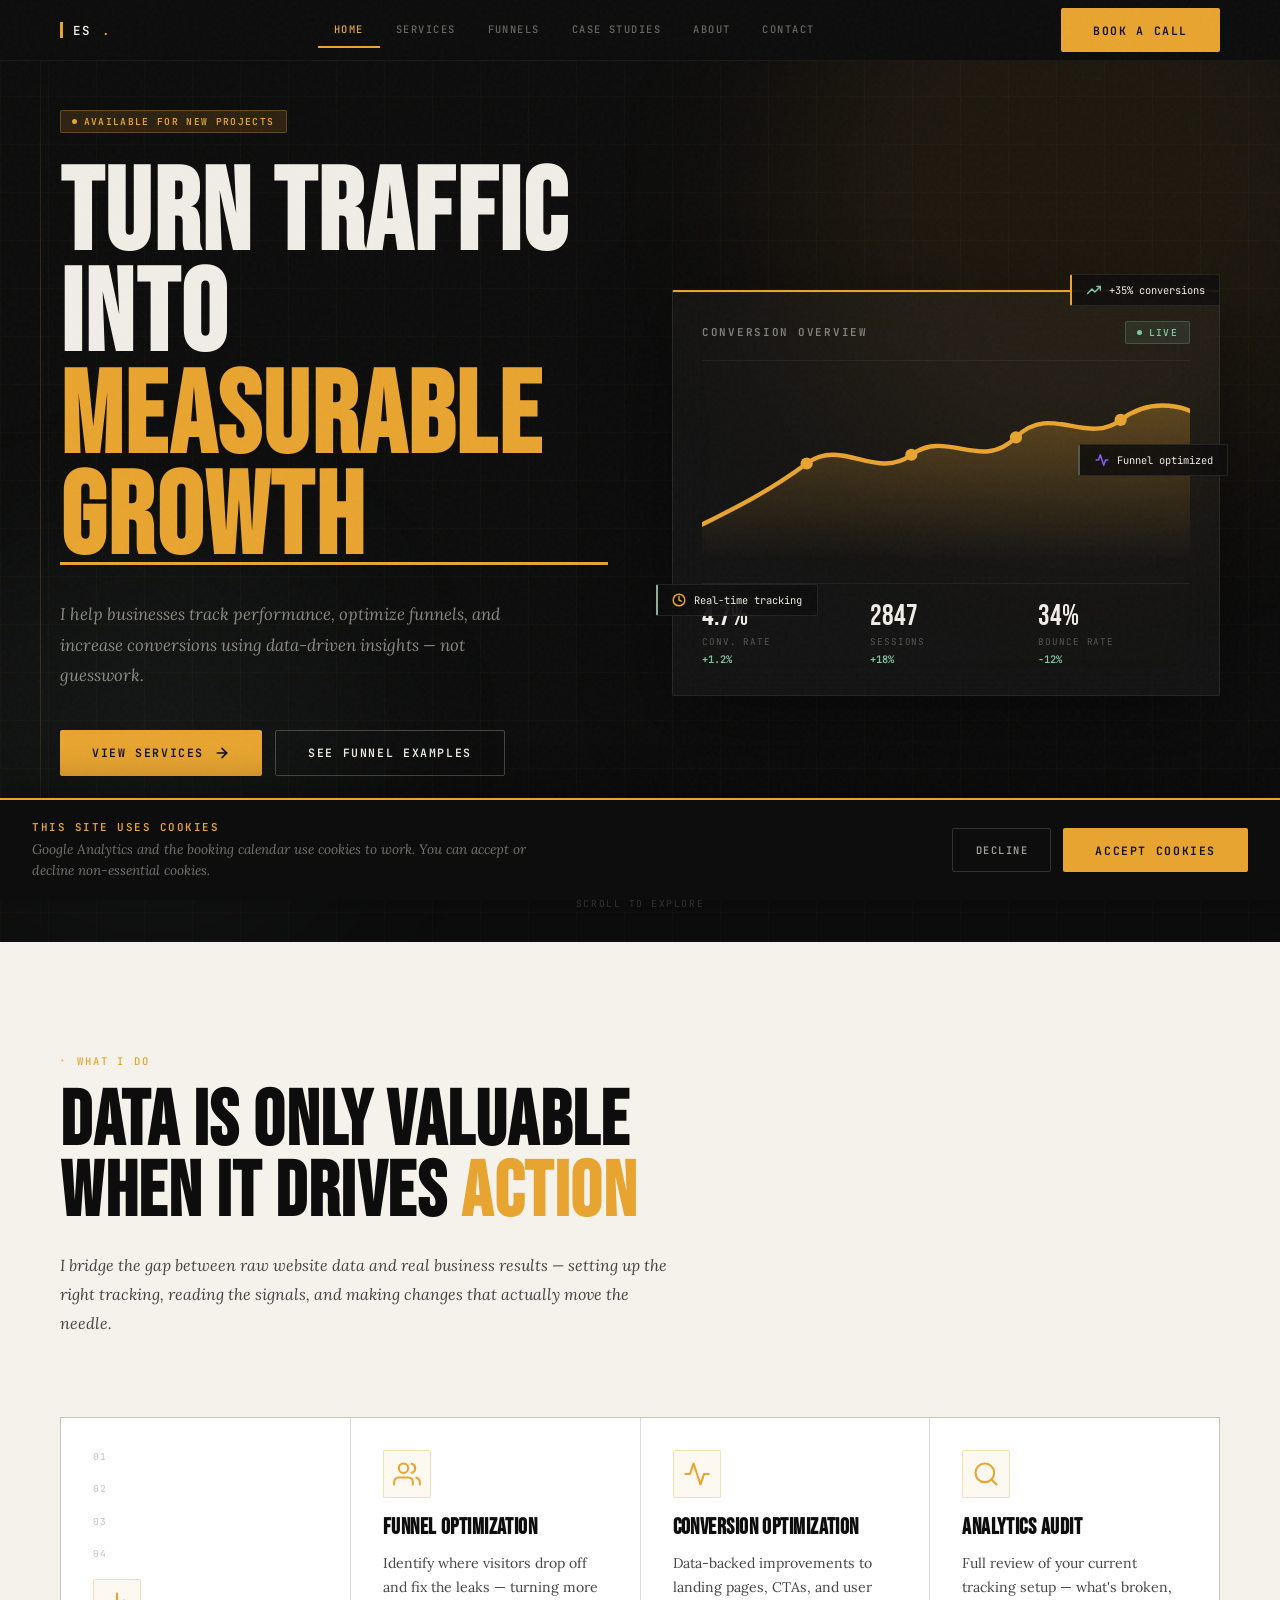
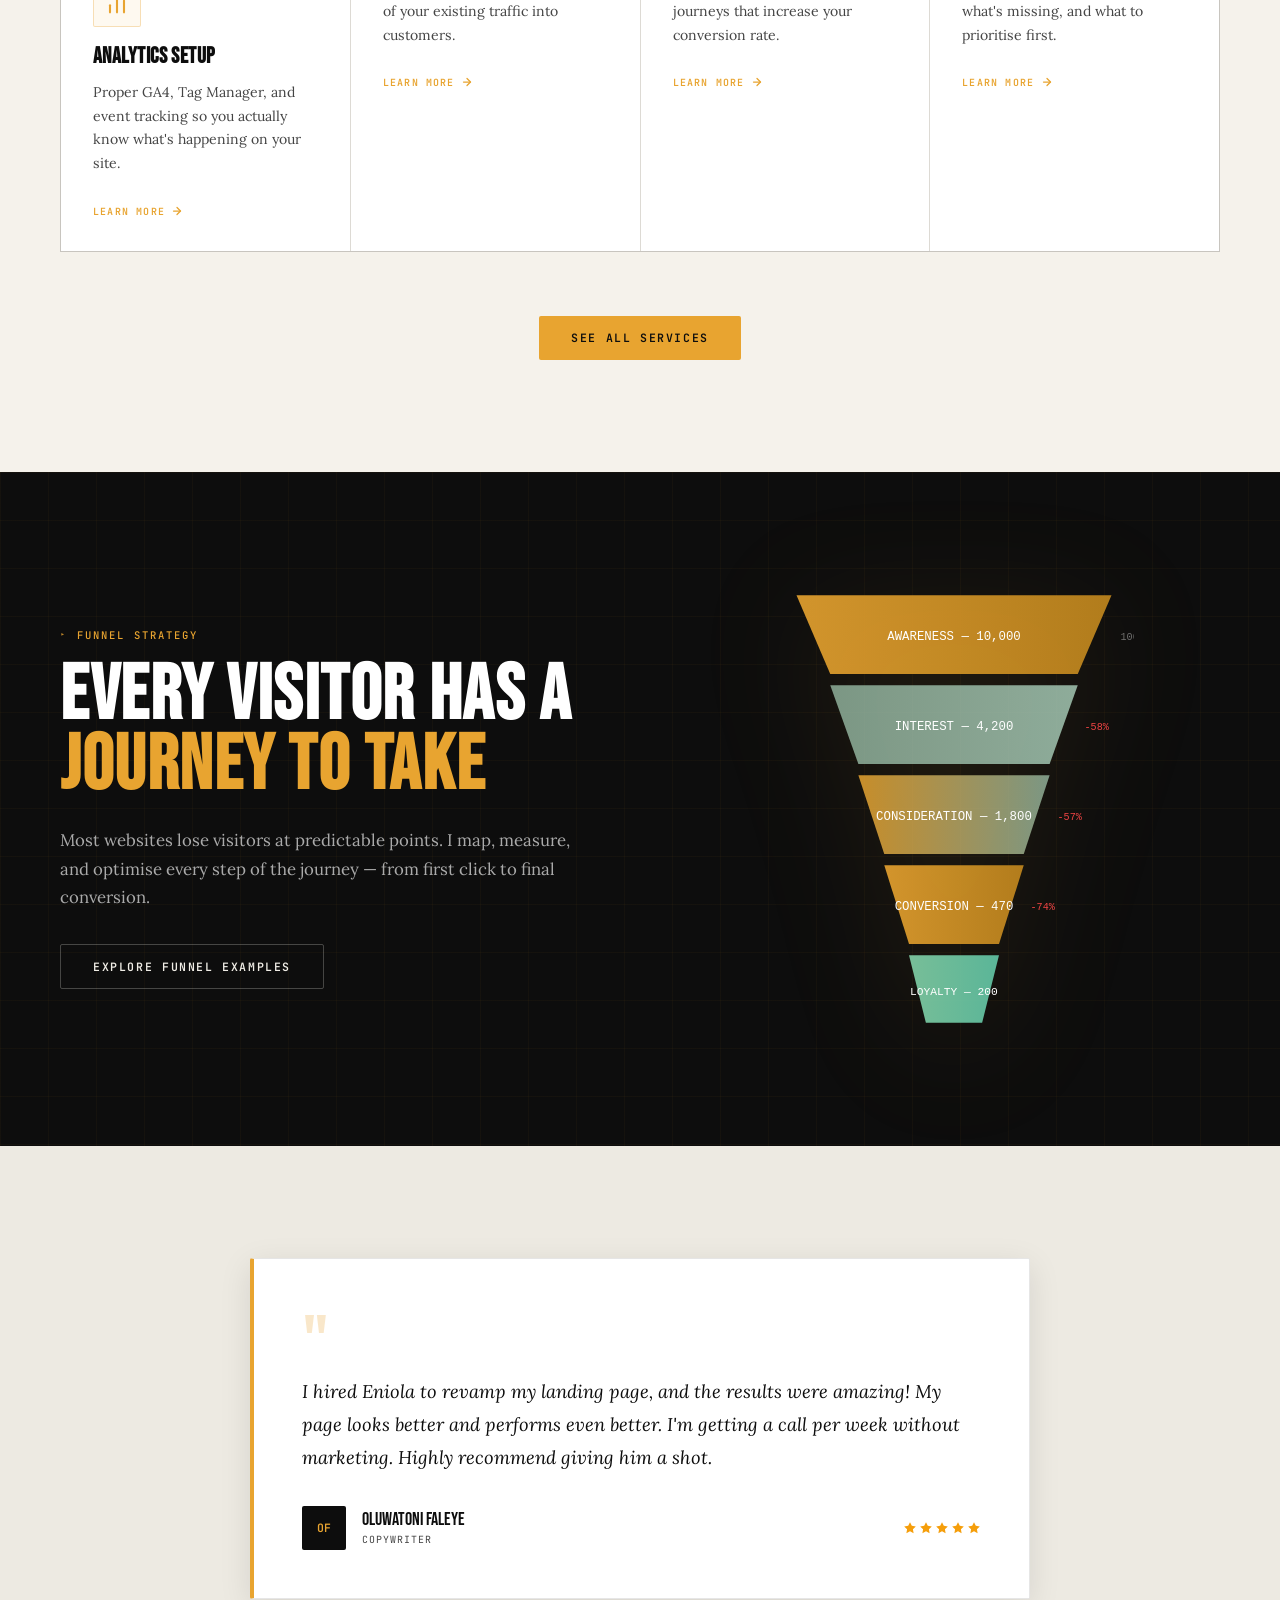
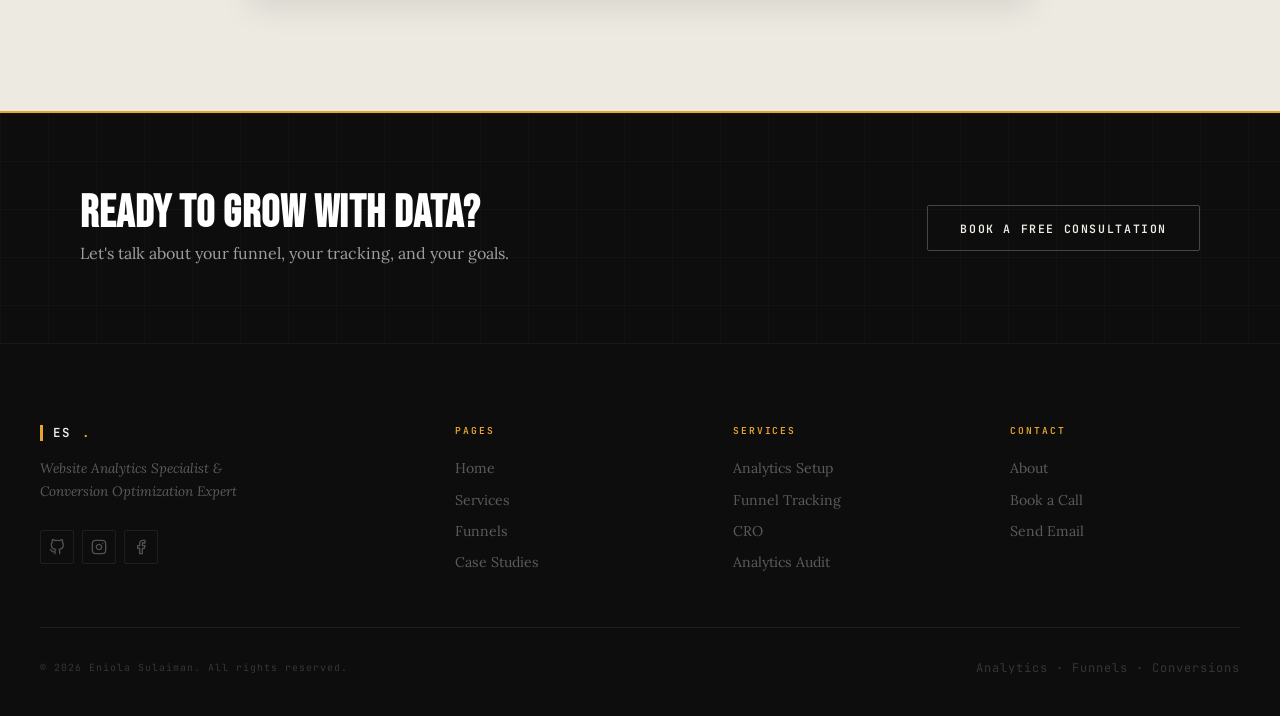
<file: index.html>
<!DOCTYPE html>
<html lang="en">

<head>
  <!-- Google Tag Manager -->
  <script>(function (w, d, s, l, i) { w[l] = w[l] || []; w[l].push({ 'gtm.start': new Date().getTime(), event: 'gtm.js' }); var f = d.getElementsByTagName(s)[0], j = d.createElement(s), dl = l != 'dataLayer' ? '&l=' + l : ''; j.async = true; j.src = 'https://www.googletagmanager.com/gtm.js?id=' + i + dl; f.parentNode.insertBefore(j, f); })(window, document, 'script', 'dataLayer', 'GTM-W47N9C6C');</script>
  <!-- End Google Tag Manager -->
  <meta charset="UTF-8" />
  <meta name="viewport" content="width=device-width, initial-scale=1.0" />
  <title>Eniola Sulaiman — Website Analytics Specialist</title>
  <meta name="description"
    content="Eniola Sulaiman helps businesses track performance, optimize funnels, and increase conversions using data-driven insights." />
  <meta name="robots" content="index, follow" />
  <link rel="canonical" href="https://eniolasulaiman.dev" />
  <meta property="og:type" content="website" />
  <meta property="og:title" content="Eniola Sulaiman — Website Analytics Specialist" />
  <meta property="og:description" content="Turn website traffic into measurable growth." />
  <meta property="og:url" content="https://eniolasulaiman.dev" />
  <!-- FIX #3: OG image — replace assets/profile-picture.jpg with your 1200×630 branded image URL -->
  <meta property="og:image" content="assets/profile-picture.jpg" />
  <meta property="og:image:width" content="1200" />
  <meta property="og:image:height" content="630" />
  <!-- FIX #8: Preconnect to Google Fonts domains before the stylesheet loads.
       This tells the browser to open the connections early, reducing render-blocking delay. -->
  <link rel="preconnect" href="https://fonts.googleapis.com">
  <link rel="preconnect" href="https://fonts.gstatic.com" crossorigin>
  <link rel="preconnect" href="https://fonts.gstatic.com" crossorigin>
  <link rel="icon" type="image/svg+xml" href="assets/favicon.svg">
  <link rel="stylesheet" href="css/style.css">
  <link rel="stylesheet" href="css/home.css">
  <link rel="stylesheet" href="css/inner.css">
  <!-- FIX #4: JSON-LD structured data — Person schema helps Google understand who you are
       and can surface your site in "analytics specialist" searches.
       Replace [YOUR_LINKEDIN_URL] with your LinkedIn profile URL once you have one. -->
  <script type="application/ld+json">
  {
    "@context": "https://schema.org",
    "@type": "Person",
    "name": "Eniola Sulaiman",
    "jobTitle": "Website Analytics Specialist",
    "url": "https://eniolasulaiman.dev",
    "email": "eniolasulaiman.prodev@gmail.com",
    "description": "I help businesses track performance, optimize funnels, and increase conversions using data-driven insights.",
    "sameAs": [
      "https://github.com/eniolasulaiman",
      "https://instagram.com/ennyboss_dev",
      "https://www.facebook.com/profile.php?id=61580552286705"
    ],
    "hasOfferCatalog": {
      "@type": "OfferCatalog",
      "name": "Analytics & Conversion Services",
      "itemListElement": [
        { "@type": "Offer", "itemOffered": { "@type": "Service", "name": "Website Analytics Setup" } },
        { "@type": "Offer", "itemOffered": { "@type": "Service", "name": "Funnel Tracking & Optimization" } },
        { "@type": "Offer", "itemOffered": { "@type": "Service", "name": "Conversion Rate Optimization" } },
        { "@type": "Offer", "itemOffered": { "@type": "Service", "name": "Analytics Audit" } }
      ]
    }
  }
  </script>
  <script>window.GA4_ID = `G-HR8712T900`</script>
</head>

<body>
  <!-- Google Tag Manager (noscript) --> <noscript><iframe
      src="https://www.googletagmanager.com/ns.html?id=GTM-W47N9C6C" height="0" width="0"
      style="display:none;visibility:hidden"></iframe></noscript> <!-- End Google Tag Manager (noscript) -->

  <!-- NAV OVERLAY -->
  <div class="nav-overlay" id="navOverlay"></div>

  <!-- NAV -->
  <nav class="nav nav-dark" id="mainNav">
    <div class="nav-inner">
      <a href="index.html" class="nav-logo">ES<span class="dot">.</span></a>
      <ul class="nav-links" id="navLinks">
        <li><a href="index.html">Home</a></li>
        <li><a href="services.html">Services</a></li>
        <li><a href="funnels.html">Funnels</a></li>
        <li><a href="case-studies.html">Case Studies</a></li>
        <li><a href="about.html">About</a></li>
        <li><a href="contact.html">Contact</a></li>
      </ul>
      <a href="contact.html" class="btn btn-primary nav-cta">Book a Call</a>
      <button class="hamburger" id="hamburgerBtn" aria-label="Open menu" aria-expanded="false">
        <span></span><span></span><span></span>
      </button>
    </div>
  </nav>

  <!-- ============ HERO ============ -->
  <section class="hero scanlines" id="hero">
    <div class="hero-rule"></div>
    <div class="hero-bg">
      <div class="orb orb-blue" style="width:600px;height:600px;top:-100px;right:-100px;animation-delay:0s;"></div>
      <div class="orb orb-purple" style="width:400px;height:400px;bottom:0;left:-50px;animation-delay:3s;"></div>
    </div>
    <div class="grid-bg hero-grid-overlay"></div>

    <div class="container hero-inner">
      <div class="hero-content">
        <div class="badge badge-amber badge-pulse reveal">Available for New Projects</div>
        <h1 class="display-xl reveal reveal-delay-1">
          Turn Traffic Into<br>
          <span class="accent-text">Measurable Growth</span>
        </h1>
        <p class="hero-sub reveal reveal-delay-2">
          I help businesses track performance, optimize funnels, and increase conversions using data-driven insights —
          not guesswork.
        </p>
        <div class="hero-actions reveal reveal-delay-3">
          <a href="services.html" class="btn btn-primary">
            View Services
            <svg width="16" height="16" viewBox="0 0 24 24" fill="none" stroke="currentColor" stroke-width="2.5"
              stroke-linecap="round" stroke-linejoin="round">
              <line x1="5" y1="12" x2="19" y2="12" />
              <polyline points="12 5 19 12 12 19" />
            </svg>
          </a>
          <a href="funnels.html" class="btn btn-light">See Funnel Examples</a>
        </div>
        <div class="hero-tags reveal reveal-delay-4">
          <span class="tag">Google Analytics</span>
          <span class="tag">Google Tag Manager</span>
          <span class="tag">MS Clarity</span>
          <span class="tag">Looker Studio</span>
          <span class="tag">Funnel Optimization</span>
        </div>
      </div>

      <!-- Dashboard Visual -->
      <div class="hero-visual reveal reveal-delay-2">
        <div class="dashboard-card" data-parallax="0.8">
          <div class="dc-header">
            <span class="dc-title">Conversion Overview</span>
            <span class="badge badge-green badge-pulse">Live</span>
          </div>
          <div class="dc-chart">
            <svg viewBox="0 0 280 100" class="chart-svg">
              <defs>
                <linearGradient id="chartGrad" x1="0%" y1="0%" x2="0%" y2="100%">
                  <stop offset="0%" stop-color="#E8A430" stop-opacity="0.3" />
                  <stop offset="100%" stop-color="#E8A430" stop-opacity="0" />
                </linearGradient>
              </defs>
              <path
                d="M0,80 C20,70 40,60 60,45 C80,30 100,55 120,40 C140,25 160,50 180,30 C200,10 220,35 240,20 C260,5 280,15 280,15 L280,100 L0,100 Z"
                fill="url(#chartGrad)" />
              <path
                d="M0,80 C20,70 40,60 60,45 C80,30 100,55 120,40 C140,25 160,50 180,30 C200,10 220,35 240,20 C260,5 280,15 280,15"
                fill="none" stroke="#E8A430" stroke-width="2.5" stroke-linecap="round" />
              <!-- Data points -->
              <circle cx="60" cy="45" r="3.5" fill="#E8A430" />
              <circle cx="120" cy="40" r="3.5" fill="#E8A430" />
              <circle cx="180" cy="30" r="3.5" fill="#E8A430" />
              <circle cx="240" cy="20" r="3.5" fill="#E8A430" />
            </svg>
          </div>
          <div class="dc-metrics">
            <div class="dc-metric">
              <span class="dc-metric-val" data-target="4.7" data-suffix="%" data-decimals="1">0%</span>
              <span class="dc-metric-label">Conv. Rate</span>
              <span class="dc-metric-change up">+1.2%</span>
            </div>
            <div class="dc-metric">
              <span class="dc-metric-val" data-target="2847" data-suffix="">0</span>
              <span class="dc-metric-label">Sessions</span>
              <span class="dc-metric-change up">+18%</span>
            </div>
            <div class="dc-metric">
              <span class="dc-metric-val" data-target="34" data-suffix="%">0%</span>
              <span class="dc-metric-label">Bounce Rate</span>
              <span class="dc-metric-change down">-12%</span>
            </div>
          </div>
        </div>

        <!-- Floating chips -->
        <div class="float-chip chip-1" data-parallax="1.2">
          <svg width="14" height="14" viewBox="0 0 24 24" fill="none" stroke="var(--signal-up)" stroke-width="2.5"
            stroke-linecap="round" stroke-linejoin="round">
            <polyline points="23 6 13.5 15.5 8.5 10.5 1 18" />
            <polyline points="17 6 23 6 23 12" />
          </svg>
          <span>+35% conversions</span>
        </div>
        <div class="float-chip chip-2" data-parallax="0.6">
          <svg width="14" height="14" viewBox="0 0 24 24" fill="none" stroke="#E8A430" stroke-width="2.5"
            stroke-linecap="round" stroke-linejoin="round">
            <circle cx="12" cy="12" r="10" />
            <polyline points="12 6 12 12 16 14" />
          </svg>
          <span>Real-time tracking</span>
        </div>
        <div class="float-chip chip-3" data-parallax="1.5">
          <svg width="14" height="14" viewBox="0 0 24 24" fill="none" stroke="#8B5CF6" stroke-width="2.5"
            stroke-linecap="round" stroke-linejoin="round">
            <path d="M22 12h-4l-3 9L9 3l-3 9H2" />
          </svg>
          <span>Funnel optimized</span>
        </div>
      </div>
    </div>

    <div class="hero-scroll">
      <div class="scroll-line"></div>
      <span>Scroll to explore</span>
    </div>
  </section>

  <!-- ============ METRICS STRIP ============ -->
  <!-- <section class="metrics-strip">
  <div class="container">
    <div class="metrics-grid">
      <div class="metric-item reveal">
        <span class="metric-num" data-target="10" data-suffix="+">0+</span>
        <span class="metric-desc">Projects Delivered</span>
      </div>
      <div class="metric-item reveal reveal-delay-1">
        <span class="metric-num" data-target="35" data-suffix="%">0%</span>
        <span class="metric-desc">Avg. Conversion Lift</span>
      </div>
      <div class="metric-item reveal reveal-delay-2">
        <span class="metric-num" data-target="98" data-suffix="%">0%</span>
        <span class="metric-desc">Client Satisfaction</span>
      </div>
      <div class="metric-item reveal reveal-delay-3">
        <span class="metric-num" data-target="3" data-suffix="+ yrs">0</span>
        <span class="metric-desc">Analytics Experience</span>
      </div>
    </div>
  </div>
</section> -->

  <!-- ============ WHAT I DO ============ -->
  <section class="section what-i-do">
    <div class="container">
      <div class="section-intro reveal">
        <div class="label">What I Do</div>
        <h2 class="display-lg">Data is only valuable<br>when it drives <span class="accent-text">action</span></h2>
        <p class="section-sub">I bridge the gap between raw website data and real business results — setting up the
          right tracking, reading the signals, and making changes that actually move the needle.</p>
      </div>
      <div class="services-preview-grid">
        <div class="sp-card reveal reveal-delay-1">
          <div class="sp-num">01</div>
          <div class="sp-num">02</div>
          <div class="sp-num">03</div>
          <div class="sp-num">04</div>
          <div class="sp-icon">
            <svg width="28" height="28" viewBox="0 0 24 24" fill="none" stroke="currentColor" stroke-width="1.8"
              stroke-linecap="round" stroke-linejoin="round">
              <line x1="18" y1="20" x2="18" y2="10" />
              <line x1="12" y1="20" x2="12" y2="4" />
              <line x1="6" y1="20" x2="6" y2="14" />
            </svg>
          </div>
          <h3>Analytics Setup</h3>
          <p>Proper GA4, Tag Manager, and event tracking so you actually know what's happening on your site.</p>
          <a href="services.html" class="sp-link">Learn more <svg width="12" height="12" viewBox="0 0 24 24" fill="none"
              stroke="currentColor" stroke-width="2.5" stroke-linecap="round" stroke-linejoin="round">
              <line x1="5" y1="12" x2="19" y2="12" />
              <polyline points="12 5 19 12 12 19" />
            </svg></a>
        </div>
        <div class="sp-card reveal reveal-delay-2">
          <div class="sp-icon">
            <svg width="28" height="28" viewBox="0 0 24 24" fill="none" stroke="currentColor" stroke-width="1.8"
              stroke-linecap="round" stroke-linejoin="round">
              <path d="M17 21v-2a4 4 0 0 0-4-4H5a4 4 0 0 0-4 4v2" />
              <circle cx="9" cy="7" r="4" />
              <path d="M23 21v-2a4 4 0 0 0-3-3.87" />
              <path d="M16 3.13a4 4 0 0 1 0 7.75" />
            </svg>
          </div>
          <h3>Funnel Optimization</h3>
          <p>Identify where visitors drop off and fix the leaks — turning more of your existing traffic into customers.
          </p>
          <a href="funnels.html" class="sp-link">Learn more <svg width="12" height="12" viewBox="0 0 24 24" fill="none"
              stroke="currentColor" stroke-width="2.5" stroke-linecap="round" stroke-linejoin="round">
              <line x1="5" y1="12" x2="19" y2="12" />
              <polyline points="12 5 19 12 12 19" />
            </svg></a>
        </div>
        <div class="sp-card reveal reveal-delay-3">
          <div class="sp-icon">
            <svg width="28" height="28" viewBox="0 0 24 24" fill="none" stroke="currentColor" stroke-width="1.8"
              stroke-linecap="round" stroke-linejoin="round">
              <polyline points="22 12 18 12 15 21 9 3 6 12 2 12" />
            </svg>
          </div>
          <h3>Conversion Optimization</h3>
          <p>Data-backed improvements to landing pages, CTAs, and user journeys that increase your conversion rate.</p>
          <a href="services.html" class="sp-link">Learn more <svg width="12" height="12" viewBox="0 0 24 24" fill="none"
              stroke="currentColor" stroke-width="2.5" stroke-linecap="round" stroke-linejoin="round">
              <line x1="5" y1="12" x2="19" y2="12" />
              <polyline points="12 5 19 12 12 19" />
            </svg></a>
        </div>
        <div class="sp-card reveal reveal-delay-4">
          <div class="sp-icon">
            <svg width="28" height="28" viewBox="0 0 24 24" fill="none" stroke="currentColor" stroke-width="1.8"
              stroke-linecap="round" stroke-linejoin="round">
              <circle cx="11" cy="11" r="8" />
              <line x1="21" y1="21" x2="16.65" y2="16.65" />
            </svg>
          </div>
          <h3>Analytics Audit</h3>
          <p>Full review of your current tracking setup — what's broken, what's missing, and what to prioritise first.
          </p>
          <a href="services.html" class="sp-link">Learn more <svg width="12" height="12" viewBox="0 0 24 24" fill="none"
              stroke="currentColor" stroke-width="2.5" stroke-linecap="round" stroke-linejoin="round">
              <line x1="5" y1="12" x2="19" y2="12" />
              <polyline points="12 5 19 12 12 19" />
            </svg></a>
        </div>
      </div>
      <div class="section-cta reveal">
        <a href="services.html" class="btn btn-primary">See All Services</a>
      </div>
    </div>
  </section>

  <!-- ============ FUNNEL PREVIEW ============ -->
  <section class="section funnel-preview">
    <div class="container">
      <div class="funnel-preview-inner">
        <div class="funnel-preview-text reveal">
          <div class="label label-light">Funnel Strategy</div>
          <h2 class="display-lg" style="color:var(--white);">Every visitor has a<br><span class="accent-text">journey to
              take</span></h2>
          <p style="color:rgba(255,255,255,0.65); font-size:1.05rem; line-height:1.7; margin: 1.5rem 0 2rem;">
            Most websites lose visitors at predictable points. I map, measure, and optimise every step of the journey —
            from first click to final conversion.
          </p>
          <a href="funnels.html" class="btn btn-light">Explore Funnel Examples</a>
        </div>
        <div class="funnel-preview-visual reveal reveal-delay-2">
          <!-- Funnel SVG -->
          <svg class="funnel-svg" viewBox="0 0 320 400" fill="none" xmlns="http://www.w3.org/2000/svg">
            <defs>
              <linearGradient id="f1" x1="0" y1="0" x2="1" y2="0">
                <stop offset="0%" stop-color="#E8A430" />
                <stop offset="100%" stop-color="#C4891E" />
              </linearGradient>
              <linearGradient id="f2" x1="0" y1="0" x2="1" y2="0">
                <stop offset="0%" stop-color="#8FAF9A" />
                <stop offset="100%" stop-color="#A5C8B4" />
              </linearGradient>
              <linearGradient id="f3" x1="0" y1="0" x2="1" y2="0">
                <stop offset="0%" stop-color="#E8A430" />
                <stop offset="100%" stop-color="#8FAF9A" />
              </linearGradient>
              <linearGradient id="f4" x1="0" y1="0" x2="1" y2="0">
                <stop offset="0%" stop-color="#7EC8A0" />
                <stop offset="100%" stop-color="#5FBFA0" />
              </linearGradient>
            </defs>
            <!-- Stage 1 - Awareness -->
            <path d="M20,10 L300,10 L270,80 L50,80 Z" fill="url(#f1)" opacity="0.9" />
            <text x="160" y="50" text-anchor="middle" font-family="DM Mono, monospace" font-size="11" fill="white"
              font-weight="500">AWARENESS — 10,000</text>
            <!-- Stage 2 - Interest -->
            <path d="M50,90 L270,90 L245,160 L75,160 Z" fill="url(#f2)" opacity="0.85" />
            <text x="160" y="130" text-anchor="middle" font-family="DM Mono, monospace" font-size="11" fill="white"
              font-weight="500">INTEREST — 4,200</text>
            <!-- Stage 3 - Consideration -->
            <path d="M75,170 L245,170 L222,240 L98,240 Z" fill="url(#f3)" opacity="0.85" />
            <text x="160" y="210" text-anchor="middle" font-family="DM Mono, monospace" font-size="11" fill="white"
              font-weight="500">CONSIDERATION — 1,800</text>
            <!-- Stage 4 - Conversion -->
            <path d="M98,250 L222,250 L200,320 L120,320 Z" fill="url(#f1)" opacity="0.9" />
            <text x="160" y="290" text-anchor="middle" font-family="DM Mono, monospace" font-size="11" fill="white"
              font-weight="500">CONVERSION — 470</text>
            <!-- Stage 5 - Loyalty -->
            <path d="M120,330 L200,330 L185,390 L135,390 Z" fill="url(#f4)" opacity="0.95" />
            <text x="160" y="365" text-anchor="middle" font-family="DM Mono, monospace" font-size="10" fill="white"
              font-weight="500">LOYALTY — 200</text>
            <!-- Drop-off indicators -->
            <text x="308" y="50" text-anchor="start" font-family="DM Mono, monospace" font-size="9"
              fill="rgba(255,255,255,0.4)">100%</text>
            <text x="276" y="130" text-anchor="start" font-family="DM Mono, monospace" font-size="9"
              fill="#EF4444">-58%</text>
            <text x="252" y="210" text-anchor="start" font-family="DM Mono, monospace" font-size="9"
              fill="#EF4444">-57%</text>
            <text x="228" y="290" text-anchor="start" font-family="DM Mono, monospace" font-size="9"
              fill="#EF4444">-74%</text>
          </svg>
        </div>
      </div>
    </div>
  </section>

  <!-- ============ TESTIMONIAL ============ -->
  <section class="section testimonial-section">
    <div class="container-narrow">
      <div class="testimonial-card reveal">
        <div class="tc-quote">"</div>
        <p class="tc-text">I hired Eniola to revamp my landing page, and the results were amazing! My page looks better
          and performs even better. I'm getting a call per week without marketing. Highly recommend giving him a shot.
        </p>
        <div class="tc-author">
          <div class="tc-avatar">OF</div>
          <div>
            <div class="tc-name">Oluwatoni Faleye</div>
            <div class="tc-role">Copywriter</div>
          </div>
          <div class="tc-stars">
            <svg width="14" height="14" viewBox="0 0 24 24" fill="#F59E0B">
              <polygon
                points="12 2 15.09 8.26 22 9.27 17 14.14 18.18 21.02 12 17.77 5.82 21.02 7 14.14 2 9.27 8.91 8.26 12 2" />
            </svg>
            <svg width="14" height="14" viewBox="0 0 24 24" fill="#F59E0B">
              <polygon
                points="12 2 15.09 8.26 22 9.27 17 14.14 18.18 21.02 12 17.77 5.82 21.02 7 14.14 2 9.27 8.91 8.26 12 2" />
            </svg>
            <svg width="14" height="14" viewBox="0 0 24 24" fill="#F59E0B">
              <polygon
                points="12 2 15.09 8.26 22 9.27 17 14.14 18.18 21.02 12 17.77 5.82 21.02 7 14.14 2 9.27 8.91 8.26 12 2" />
            </svg>
            <svg width="14" height="14" viewBox="0 0 24 24" fill="#F59E0B">
              <polygon
                points="12 2 15.09 8.26 22 9.27 17 14.14 18.18 21.02 12 17.77 5.82 21.02 7 14.14 2 9.27 8.91 8.26 12 2" />
            </svg>
            <svg width="14" height="14" viewBox="0 0 24 24" fill="#F59E0B">
              <polygon
                points="12 2 15.09 8.26 22 9.27 17 14.14 18.18 21.02 12 17.77 5.82 21.02 7 14.14 2 9.27 8.91 8.26 12 2" />
            </svg>
          </div>
        </div>
      </div>
    </div>
  </section>

  <!-- ============ CTA STRIP ============ -->
  <section class="cta-strip scanlines">
    <div class="container">
      <div class="cta-strip-inner reveal">
        <div>
          <h2 class="display-md" style="color:var(--white);">Ready to grow with data?</h2>
          <p style="color:rgba(255,255,255,0.6);margin-top:0.5rem;">Let's talk about your funnel, your tracking, and
            your goals.</p>
        </div>
        <a href="contact.html" class="btn btn-light">Book a Free Consultation</a>
      </div>
    </div>
  </section>

  <!-- FOOTER -->
  <footer class="footer">
    <div class="footer-inner">
      <div class="footer-brand">
        <div class="footer-brand-name">ES<span class="dot">.</span></div>
        <p class="footer-tagline">Website Analytics Specialist & Conversion Optimization Expert</p>
        <div class="footer-social">
          <a href="https://github.com/eniolasulaiman" target="_blank" rel="noopener noreferrer" aria-label="GitHub">
            <svg width="16" height="16" viewBox="0 0 24 24" fill="none" stroke="currentColor" stroke-width="2"
              stroke-linecap="round" stroke-linejoin="round">
              <path
                d="M9 19c-5 1.5-5-2.5-7-3m14 6v-3.87a3.37 3.37 0 0 0-.94-2.61c3.14-.35 6.44-1.54 6.44-7A5.44 5.44 0 0 0 20 4.77 5.07 5.07 0 0 0 19.91 1S18.73.65 16 2.48a13.38 13.38 0 0 0-7 0C6.27.65 5.09 1 5.09 1A5.07 5.07 0 0 0 5 4.77a5.44 5.44 0 0 0-1.5 3.78c0 5.42 3.3 6.61 6.44 7A3.37 3.37 0 0 0 9 18.13V22" />
            </svg>
          </a>
          <a href="https://instagram.com/ennyboss_dev" target="_blank" rel="noopener noreferrer" aria-label="Instagram">
            <svg width="16" height="16" viewBox="0 0 24 24" fill="none" stroke="currentColor" stroke-width="2"
              stroke-linecap="round" stroke-linejoin="round">
              <rect x="2" y="2" width="20" height="20" rx="5" ry="5" />
              <path d="M16 11.37A4 4 0 1 1 12.63 8 4 4 0 0 1 16 11.37z" />
              <line x1="17.5" y1="6.5" x2="17.51" y2="6.5" />
            </svg>
          </a>
          <a href="https://www.facebook.com/profile.php?id=61580552286705" target="_blank" rel="noopener noreferrer"
            aria-label="Facebook">
            <svg width="16" height="16" viewBox="0 0 24 24" fill="none" stroke="currentColor" stroke-width="2"
              stroke-linecap="round" stroke-linejoin="round">
              <path d="M18 2h-3a5 5 0 0 0-5 5v3H7v4h3v8h4v-8h3l1-4h-4V7a1 1 0 0 1 1-1h3z" />
            </svg>
          </a>
        </div>
      </div>
      <div class="footer-col">
        <div class="footer-col-title">Pages</div>
        <ul>
          <li><a href="index.html">Home</a></li>
          <li><a href="services.html">Services</a></li>
          <li><a href="funnels.html">Funnels</a></li>
          <li><a href="case-studies.html">Case Studies</a></li>
        </ul>
      </div>
      <div class="footer-col">
        <div class="footer-col-title">Services</div>
        <ul>
          <li><a href="services.html">Analytics Setup</a></li>
          <li><a href="services.html">Funnel Tracking</a></li>
          <li><a href="services.html">CRO</a></li>
          <li><a href="services.html">Analytics Audit</a></li>
        </ul>
      </div>
      <div class="footer-col">
        <div class="footer-col-title">Contact</div>
        <ul>
          <li><a href="about.html">About</a></li>
          <li><a href="contact.html">Book a Call</a></li>
          <li><a href="mailto:eniolasulaiman.prodev@gmail.com">Send Email</a></li>
        </ul>
      </div>
    </div>
    <div class="footer-bottom">
      <span>© 2026 Eniola Sulaiman. All rights reserved.</span>
      <span style="font-family:var(--font-mono); font-size:0.75rem;">Analytics · Funnels · Conversions</span>
    </div>
  </footer>

    <div class="cookie-banner" id="cookieBanner" role="dialog" aria-label="Cookie consent" aria-live="polite">
    <div class="cookie-banner-inner">
      <div class="cookie-text">
        <span class="cookie-title">This site uses cookies</span>
        <p>Google Analytics and the booking calendar use cookies to work.
          You can accept or decline non-essential cookies.</p>
      </div>
      <div class="cookie-actions">
        <button class="btn btn-light cookie-decline" id="cookieDecline">
          Decline
        </button>
        <button class="btn btn-primary cookie-accept" id="cookieAccept">
          Accept cookies
        </button>
      </div>
    </div>
  </div><script src="js/main.js"></script>
</body>

</html>
</file>
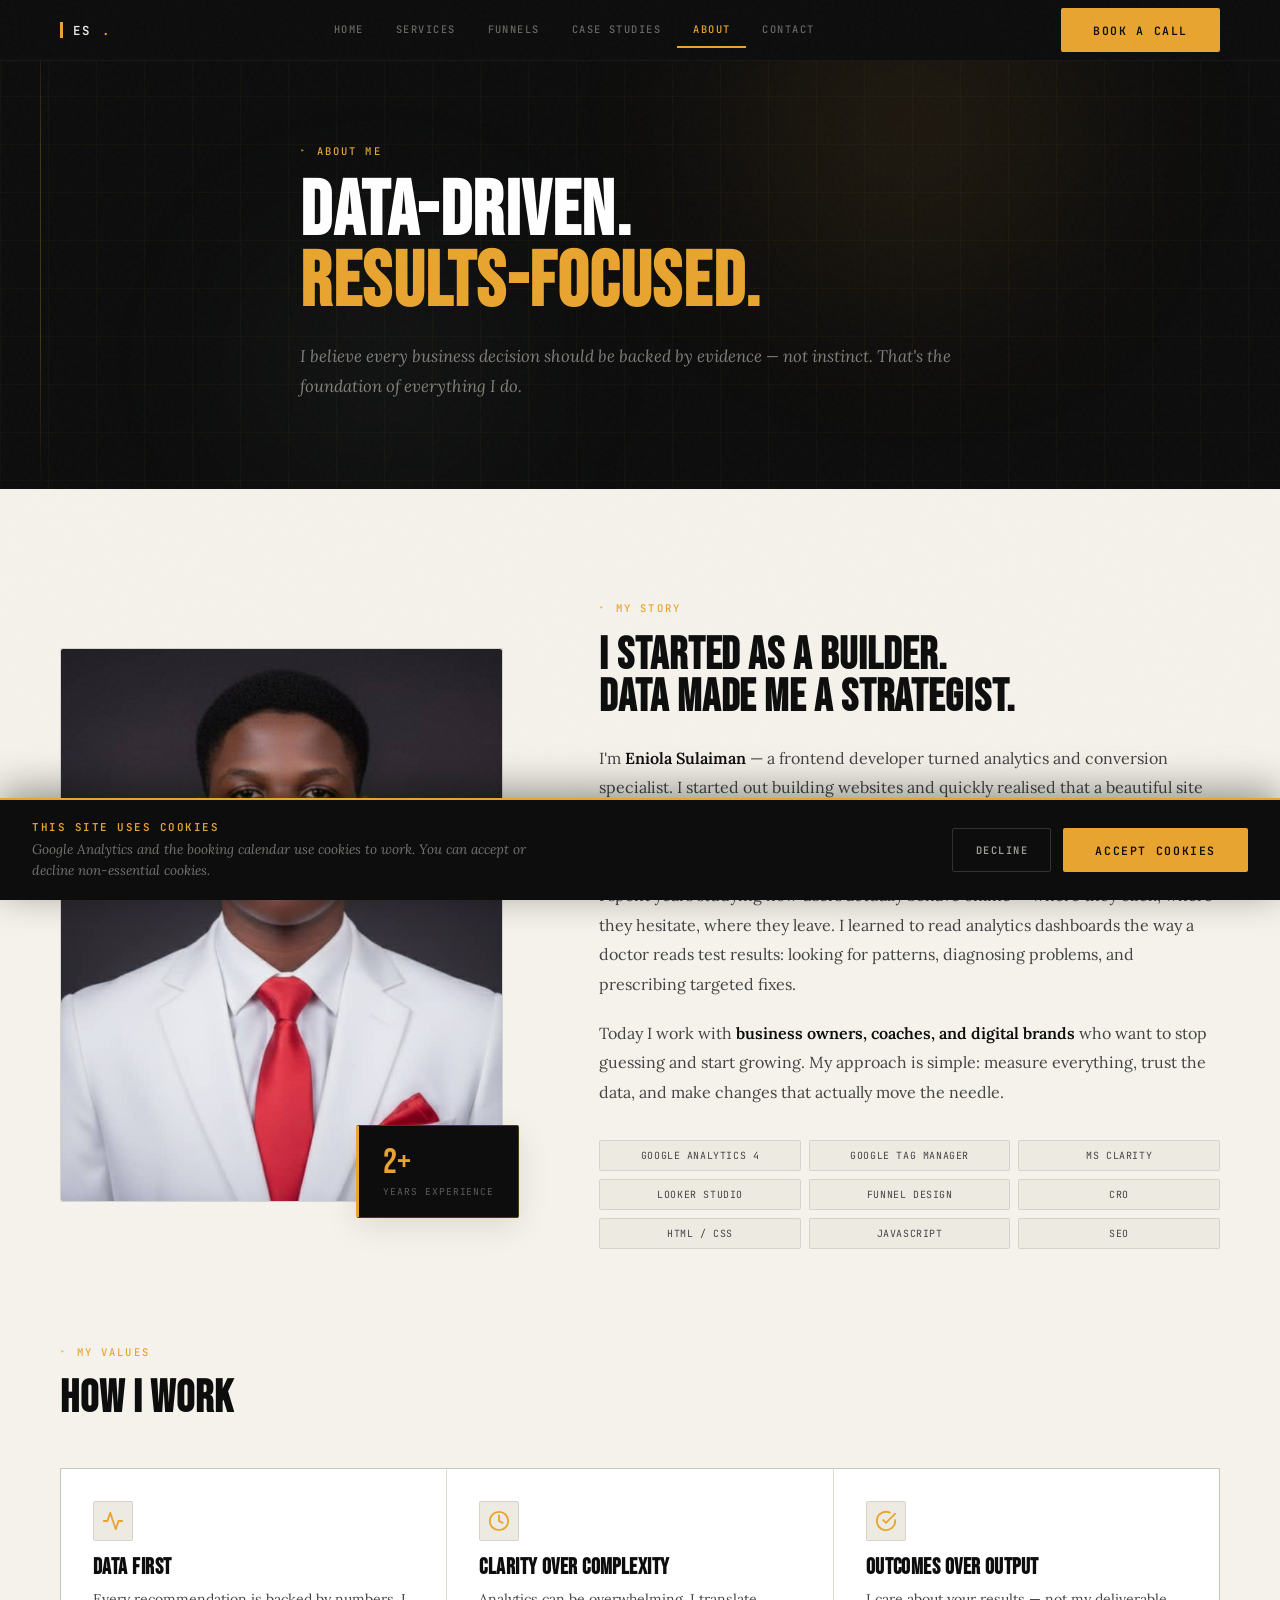
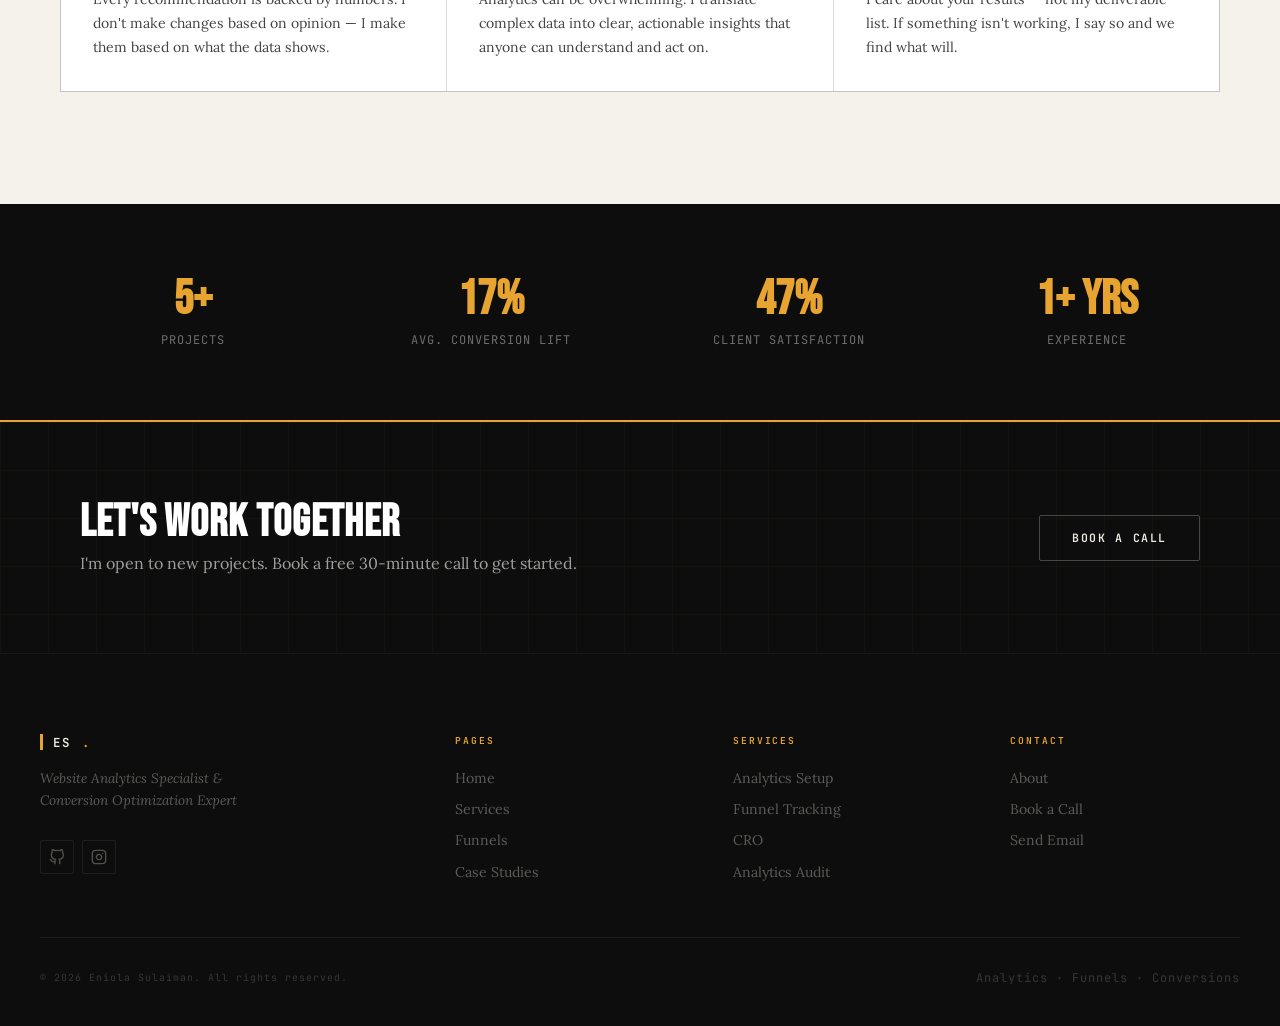
<file: about.html>
<!DOCTYPE html>
<html lang="en">

<head>
  <!-- Google Tag Manager -->
  <script>(function (w, d, s, l, i) { w[l] = w[l] || []; w[l].push({ 'gtm.start': new Date().getTime(), event: 'gtm.js' }); var f = d.getElementsByTagName(s)[0], j = d.createElement(s), dl = l != 'dataLayer' ? '&l=' + l : ''; j.async = true; j.src = 'https://www.googletagmanager.com/gtm.js?id=' + i + dl; f.parentNode.insertBefore(j, f); })(window, document, 'script', 'dataLayer', 'GTM-W47N9C6C');</script>
  <!-- End Google Tag Manager -->
  <meta charset="UTF-8" />
  <meta name="viewport" content="width=device-width, initial-scale=1.0" />
  <title>About Eniola Sulaiman — Data-Driven Web Strategist</title>
  <meta name="description"
    content="Learn about Eniola Sulaiman's analytics-focused approach to web strategy, conversion optimization, and funnel design." />
  <!-- FIX #3: OG image — replace assets/profile-picture.jpg with your 1200×630 branded image URL -->
  <meta property="og:type" content="website" />
  <meta property="og:title" content="About Eniola Sulaiman — Data-Driven Web Strategist" />
  <meta property="og:description"
    content="Learn about Eniola Sulaiman's analytics-focused approach to web strategy, conversion optimization, and funnel design." />
  <meta property="og:url" content="https://eniolasulaiman.dev/about.html" />
  <meta property="og:image" content="assets/profile-picture.jpg" />
  <meta property="og:image:width" content="1200" />
  <meta property="og:image:height" content="630" />
  <!-- FIX #8: Preconnect to Google Fonts before stylesheet loads -->
  <link rel="preconnect" href="https://fonts.googleapis.com">
  <link rel="preconnect" href="https://fonts.gstatic.com" crossorigin>
  <link rel="icon" type="image/svg+xml" href="assets/favicon.svg">
  <link rel="stylesheet" href="css/style.css">
  <link rel="stylesheet" href="css/inner.css">
  <link rel="stylesheet" href="css/home.css">
  <!-- FIX #4: JSON-LD Service schema — tells Google what specific services you offer,
         which can help your services page rank for searches like "GA4 setup freelancer". -->
  <script type="application/ld+json">
    {
      "@context": "https://schema.org",
      "@type": "ItemList",
      "name": "Analytics & Conversion Services by Eniola Sulaiman",
      "itemListElement": [
        {
          "@type": "ListItem", "position": 1,
          "item": {
            "@type": "Service",
            "name": "Website Analytics Setup",
            "description": "GA4, Google Tag Manager, and custom event tracking setup so you know exactly what's happening on your site.",
            "provider": { "@type": "Person", "name": "Eniola Sulaiman", "url": "https://eniolasulaiman.dev" }
          }
        },
        {
          "@type": "ListItem", "position": 2,
          "item": {
            "@type": "Service",
            "name": "Funnel Tracking & Optimization",
            "description": "Identify where visitors drop off and fix the leaks — turning more of your existing traffic into customers.",
            "provider": { "@type": "Person", "name": "Eniola Sulaiman", "url": "https://eniolasulaiman.dev" }
          }
        },
        {
          "@type": "ListItem", "position": 3,
          "item": {
            "@type": "Service",
            "name": "Conversion Rate Optimization",
            "description": "Data-backed improvements to landing pages, CTAs, and user journeys that increase your conversion rate.",
            "provider": { "@type": "Person", "name": "Eniola Sulaiman", "url": "https://eniolasulaiman.dev" }
          }
        },
        {
          "@type": "ListItem", "position": 4,
          "item": {
            "@type": "Service",
            "name": "Analytics Audit",
            "description": "Full review of your current tracking setup — what's broken, what's missing, and what to prioritise first.",
            "provider": { "@type": "Person", "name": "Eniola Sulaiman", "url": "https://eniolasulaiman.dev" }
          }
        }
      ]
    }
    </script>
  <script>window.GA4_ID = `G-HR8712T900`</script>
</head>

<body>
  <!-- Google Tag Manager (noscript) --> <noscript><iframe
      src="https://www.googletagmanager.com/ns.html?id=GTM-W47N9C6C" height="0" width="0"
      style="display:none;visibility:hidden"></iframe></noscript> <!-- End Google Tag Manager (noscript) -->

  <div class="nav-overlay" id="navOverlay"></div>
  <nav class="nav" id="mainNav">
    <div class="nav-inner">
      <a href="index.html" class="nav-logo">ES<span class="dot">.</span></a>
      <ul class="nav-links" id="navLinks">
        <li><a href="index.html">Home</a></li>
        <li><a href="services.html" class="active">Services</a></li>
        <li><a href="funnels.html">Funnels</a></li>
        <li><a href="case-studies.html">Case Studies</a></li>
        <li><a href="about.html" class="active">About</a></li>
        <li><a href="contact.html">Contact</a></li>
      </ul>
      <a href="contact.html" class="btn btn-primary nav-cta">Book a Call</a>
      <button class="hamburger" id="hamburgerBtn" aria-label="Open menu"
        aria-expanded="false"><span></span><span></span><span></span></button>

    </div>
  </nav>

  <section class="page-hero scanlines">
    <div class="page-hero-bg">
      <div class="orb orb-blue" style="width:350px;height:350px;top:-50px;right:15%;"></div>
      <div class="orb orb-purple" style="width:250px;height:250px;bottom:0;left:20%;animation-delay:3s;"></div>
    </div>
    <div class="container page-hero-inner">
      <div class="label label-light reveal">About Me</div>
      <h1 class="display-lg reveal reveal-delay-1" style="color:var(--white);">Data-Driven.<br><span
          class="accent-text">Results-Focused.</span></h1>
      <p class="page-hero-sub reveal reveal-delay-2">I believe every business decision should be backed by evidence —
        not instinct. That's the foundation of everything I do.</p>
    </div>
  </section>

  <section class="section">
    <div class="container">
      <div class="about-grid-hero">
        <div class="about-image-wrap reveal">
          <div class="about-image">
            <!-- Replace src with your actual photo -->
            <img src="assets/profile-picture.jpg" alt="Eniola Sulaiman" loading="eager" fetchpriority="high"
              onerror="this.style.display='none'; this.nextElementSibling.style.display='flex';">
            <div class="about-image-placeholder" style="display:none;">ES</div>
          </div>
          <div class="about-float-badge">
            <div class="afb-num" data-target="3" data-suffix="+">0+</div>
            <div class="afb-label">Years Experience</div>
          </div>
        </div>
        <div class="about-text-content reveal reveal-delay-2">
          <div class="label">My Story</div>
          <h2 class="display-md">I Started as a Builder.<br>Data Made Me a Strategist.</h2>
          <p>I'm <strong>Eniola Sulaiman</strong> — a frontend developer turned analytics and conversion specialist. I
            started out building websites and quickly realised that a beautiful site means nothing if it doesn't
            convert. That gap between design and results became my obsession.</p>
          <p>I spent years studying how users actually behave online — where they click, where they hesitate, where they
            leave. I learned to read analytics dashboards the way a doctor reads test results: looking for patterns,
            diagnosing problems, and prescribing targeted fixes.</p>
          <p>Today I work with <strong>business owners, coaches, and digital brands</strong> who want to stop guessing
            and start growing. My approach is simple: measure everything, trust the data, and make changes that actually
            move the needle.</p>
          <div class="about-skills-grid">
            <div class="about-skill-tag">Google Analytics 4</div>
            <div class="about-skill-tag">Google Tag Manager</div>
            <div class="about-skill-tag">MS Clarity</div>
            <div class="about-skill-tag">Looker Studio</div>
            <div class="about-skill-tag">Funnel Design</div>
            <div class="about-skill-tag">CRO</div>
            <div class="about-skill-tag">HTML / CSS</div>
            <div class="about-skill-tag">JavaScript</div>
            <div class="about-skill-tag">SEO</div>
          </div>
        </div>
      </div>

      <!-- Values -->
      <div class="reveal">
        <div class="label">My Values</div>
        <h2 class="display-md" style="margin-bottom:2.5rem;">How I Work</h2>
      </div>
      <div class="values-grid">
        <div class="value-card reveal reveal-delay-1">
          <div class="value-icon">
            <svg width="22" height="22" viewBox="0 0 24 24" fill="none" stroke="currentColor" stroke-width="2"
              stroke-linecap="round" stroke-linejoin="round">
              <polyline points="22 12 18 12 15 21 9 3 6 12 2 12" />
            </svg>
          </div>
          <h3>Data First</h3>
          <p>Every recommendation is backed by numbers. I don't make changes based on opinion — I make them based on
            what the data shows.</p>
        </div>
        <div class="value-card reveal reveal-delay-2">
          <div class="value-icon">
            <svg width="22" height="22" viewBox="0 0 24 24" fill="none" stroke="currentColor" stroke-width="2"
              stroke-linecap="round" stroke-linejoin="round">
              <circle cx="12" cy="12" r="10" />
              <polyline points="12 6 12 12 16 14" />
            </svg>
          </div>
          <h3>Clarity Over Complexity</h3>
          <p>Analytics can be overwhelming. I translate complex data into clear, actionable insights that anyone can
            understand and act on.</p>
        </div>
        <div class="value-card reveal reveal-delay-3">
          <div class="value-icon">
            <svg width="22" height="22" viewBox="0 0 24 24" fill="none" stroke="currentColor" stroke-width="2"
              stroke-linecap="round" stroke-linejoin="round">
              <path d="M22 11.08V12a10 10 0 1 1-5.93-9.14" />
              <polyline points="22 4 12 14.01 9 11.01" />
            </svg>
          </div>
          <h3>Outcomes Over Output</h3>
          <p>I care about your results — not my deliverable list. If something isn't working, I say so and we find what
            will.</p>
        </div>
      </div>
    </div>
  </section>

  <!-- Stats dark section -->
  <section class="section-sm" style="background:var(--navy);">
    <div class="container">
      <div style="display:grid;grid-template-columns:repeat(4,1fr);gap:2rem;text-align:center;">
        <div class="reveal">
          <div
            style="font-family:var(--font-display);font-size:3rem;font-weight:900;color:var(--amber);line-height:1;margin-bottom:0.5rem;"
            data-target="10" data-suffix="+">0+</div>
          <div
            style="font-family:var(--font-mono);font-size:0.75rem;color:rgba(255,255,255,0.4);text-transform:uppercase;letter-spacing:0.08em;">
            Projects</div>
        </div>
        <div class="reveal reveal-delay-1">
          <div
            style="font-family:var(--font-display);font-size:3rem;font-weight:900;color:var(--amber);line-height:1;margin-bottom:0.5rem;"
            data-target="35" data-suffix="%">0%</div>
          <div
            style="font-family:var(--font-mono);font-size:0.75rem;color:rgba(255,255,255,0.4);text-transform:uppercase;letter-spacing:0.08em;">
            Avg. Conversion Lift</div>
        </div>
        <div class="reveal reveal-delay-2">
          <div
            style="font-family:var(--font-display);font-size:3rem;font-weight:900;color:var(--amber);line-height:1;margin-bottom:0.5rem;"
            data-target="98" data-suffix="%">0%</div>
          <div
            style="font-family:var(--font-mono);font-size:0.75rem;color:rgba(255,255,255,0.4);text-transform:uppercase;letter-spacing:0.08em;">
            Client Satisfaction</div>
        </div>
        <div class="reveal reveal-delay-3">
          <div
            style="font-family:var(--font-display);font-size:3rem;font-weight:900;color:var(--amber);line-height:1;margin-bottom:0.5rem;"
            data-target="3" data-suffix="+ yrs">0</div>
          <div
            style="font-family:var(--font-mono);font-size:0.75rem;color:rgba(255,255,255,0.4);text-transform:uppercase;letter-spacing:0.08em;">
            Experience</div>
        </div>
      </div>
    </div>
  </section>

  <section class="cta-strip">
    <div class="container">
      <div class="cta-strip-inner reveal">
        <div>
          <h2 class="display-md" style="color:var(--white);">Let's work together</h2>
          <p style="color:rgba(255,255,255,0.6);margin-top:0.5rem;">I'm open to new projects. Book a free 30-minute call
            to get started.</p>
        </div>
        <a href="contact.html" class="btn btn-light">Book a Call</a>
      </div>
    </div>
  </section>

  <footer class="footer">
    <div class="footer-inner">
      <div class="footer-brand">
        <div class="footer-brand-name">ES<span class="dot">.</span></div>
        <p class="footer-tagline">Website Analytics Specialist & Conversion Optimization Expert</p>
        <div class="footer-social"><a href="https://github.com/eniolasulaiman" target="_blank" rel="noopener noreferrer"
            aria-label="GitHub"><svg width="16" height="16" viewBox="0 0 24 24" fill="none" stroke="currentColor"
              stroke-width="2" stroke-linecap="round" stroke-linejoin="round">
              <path
                d="M9 19c-5 1.5-5-2.5-7-3m14 6v-3.87a3.37 3.37 0 0 0-.94-2.61c3.14-.35 6.44-1.54 6.44-7A5.44 5.44 0 0 0 20 4.77 5.07 5.07 0 0 0 19.91 1S18.73.65 16 2.48a13.38 13.38 0 0 0-7 0C6.27.65 5.09 1 5.09 1A5.07 5.07 0 0 0 5 4.77a5.44 5.44 0 0 0-1.5 3.78c0 5.42 3.3 6.61 6.44 7A3.37 3.37 0 0 0 9 18.13V22" />
            </svg></a><a href="https://instagram.com/ennyboss_dev" target="_blank" rel="noopener noreferrer"
            aria-label="Instagram"><svg width="16" height="16" viewBox="0 0 24 24" fill="none" stroke="currentColor"
              stroke-width="2" stroke-linecap="round" stroke-linejoin="round">
              <rect x="2" y="2" width="20" height="20" rx="5" ry="5" />
              <path d="M16 11.37A4 4 0 1 1 12.63 8 4 4 0 0 1 16 11.37z" />
              <line x1="17.5" y1="6.5" x2="17.51" y2="6.5" />
            </svg></a></div>
      </div>
      <div class="footer-col">
        <div class="footer-col-title">Pages</div>
        <ul>
          <li><a href="index.html">Home</a></li>
          <li><a href="services.html">Services</a></li>
          <li><a href="funnels.html">Funnels</a></li>
          <li><a href="case-studies.html">Case Studies</a></li>
        </ul>
      </div>
      <div class="footer-col">
        <div class="footer-col-title">Services</div>
        <ul>
          <li><a href="services.html">Analytics Setup</a></li>
          <li><a href="services.html">Funnel Tracking</a></li>
          <li><a href="services.html">CRO</a></li>
          <li><a href="services.html">Analytics Audit</a></li>
        </ul>
      </div>
      <div class="footer-col">
        <div class="footer-col-title">Contact</div>
        <ul>
          <li><a href="about.html">About</a></li>
          <li><a href="contact.html">Book a Call</a></li>
          <li><a href="mailto:eniolasulaiman.prodev@gmail.com">Send Email</a></li>
        </ul>
      </div>
    </div>
    <div class="footer-bottom"><span>© 2026 Eniola Sulaiman. All rights reserved.</span><span
        style="font-family:var(--font-mono);font-size:0.75rem;">Analytics · Funnels · Conversions</span></div>
  </footer>
    <div class="cookie-banner" id="cookieBanner" role="dialog" aria-label="Cookie consent" aria-live="polite">
    <div class="cookie-banner-inner">
      <div class="cookie-text">
        <span class="cookie-title">This site uses cookies</span>
        <p>Google Analytics and the booking calendar use cookies to work.
          You can accept or decline non-essential cookies.</p>
      </div>
      <div class="cookie-actions">
        <button class="btn btn-light cookie-decline" id="cookieDecline">
          Decline
        </button>
        <button class="btn btn-primary cookie-accept" id="cookieAccept">
          Accept cookies
        </button>
      </div>
    </div>
  </div><script src="js/main.js"></script>
</body>

</html>
</file>
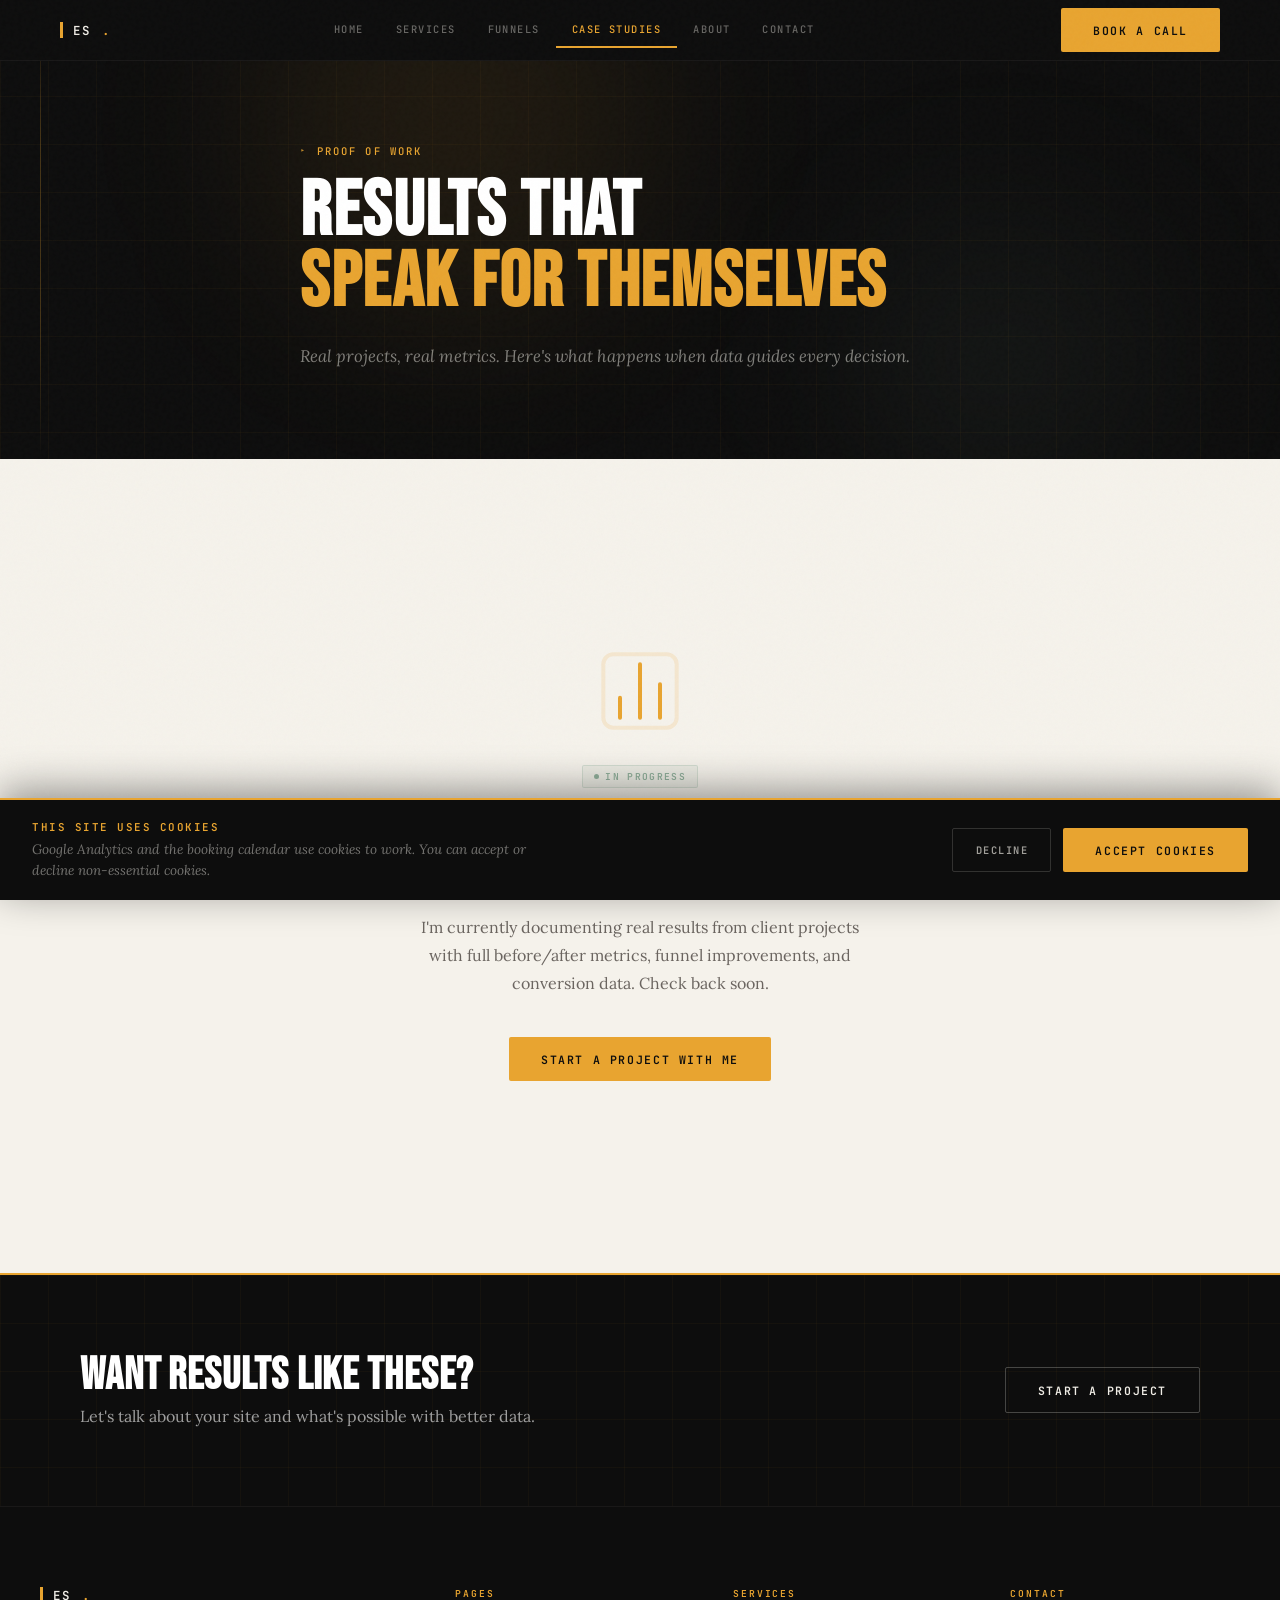
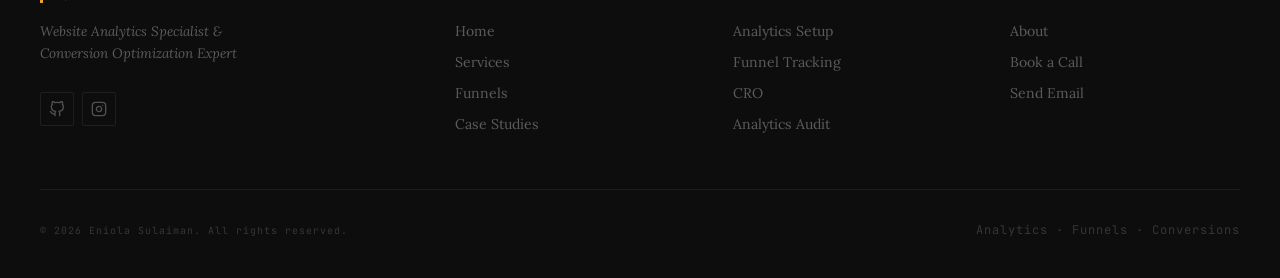
<file: case-studies.html>
<!DOCTYPE html>
<html lang="en">

<head>
  <!-- Google Tag Manager -->
  <script>(function (w, d, s, l, i) { w[l] = w[l] || []; w[l].push({ 'gtm.start': new Date().getTime(), event: 'gtm.js' }); var f = d.getElementsByTagName(s)[0], j = d.createElement(s), dl = l != 'dataLayer' ? '&l=' + l : ''; j.async = true; j.src = 'https://www.googletagmanager.com/gtm.js?id=' + i + dl; f.parentNode.insertBefore(j, f); })(window, document, 'script', 'dataLayer', 'GTM-W47N9C6C');</script>
  <!-- End Google Tag Manager -->
  <meta charset="UTF-8" />
  <meta name="viewport" content="width=device-width, initial-scale=1.0" />
  <title>Case Studies — Conversion Results | Eniola Sulaiman</title>
  <meta name="description"
    content="Real results: before and after metrics, conversion improvements, and funnel optimizations from client projects." />
  <!-- FIX #3: OG image — replace assets/profile-picture.jpg with your 1200×630 branded image URL -->
  <meta property="og:type" content="website" />
  <meta property="og:title" content="Case Studies — Conversion Results | Eniola Sulaiman" />
  <meta property="og:description"
    content="Real results: before and after metrics, conversion improvements, and funnel optimizations from client projects." />
  <meta property="og:url" content="https://eniolasulaiman.dev/case-studies.html" />
  <meta property="og:image" content="assets/profile-picture.jpg" />
  <meta property="og:image:width" content="1200" />
  <meta property="og:image:height" content="630" />
  <!-- FIX #8: Preconnect to Google Fonts before stylesheet loads -->
  <link rel="preconnect" href="https://fonts.googleapis.com">
  <link rel="preconnect" href="https://fonts.gstatic.com" crossorigin>
  <link rel="icon" type="image/svg+xml" href="assets/favicon.svg">
  <link rel="stylesheet" href="css/style.css">
  <link rel="stylesheet" href="css/inner.css">
  <link rel="stylesheet" href="css/home.css">
  <!-- FIX #4: JSON-LD Service schema — tells Google what specific services you offer,
         which can help your services page rank for searches like "GA4 setup freelancer". -->
  <script type="application/ld+json">
    {
      "@context": "https://schema.org",
      "@type": "ItemList",
      "name": "Analytics & Conversion Services by Eniola Sulaiman",
      "itemListElement": [
        {
          "@type": "ListItem", "position": 1,
          "item": {
            "@type": "Service",
            "name": "Website Analytics Setup",
            "description": "GA4, Google Tag Manager, and custom event tracking setup so you know exactly what's happening on your site.",
            "provider": { "@type": "Person", "name": "Eniola Sulaiman", "url": "https://eniolasulaiman.dev" }
          }
        },
        {
          "@type": "ListItem", "position": 2,
          "item": {
            "@type": "Service",
            "name": "Funnel Tracking & Optimization",
            "description": "Identify where visitors drop off and fix the leaks — turning more of your existing traffic into customers.",
            "provider": { "@type": "Person", "name": "Eniola Sulaiman", "url": "https://eniolasulaiman.dev" }
          }
        },
        {
          "@type": "ListItem", "position": 3,
          "item": {
            "@type": "Service",
            "name": "Conversion Rate Optimization",
            "description": "Data-backed improvements to landing pages, CTAs, and user journeys that increase your conversion rate.",
            "provider": { "@type": "Person", "name": "Eniola Sulaiman", "url": "https://eniolasulaiman.dev" }
          }
        },
        {
          "@type": "ListItem", "position": 4,
          "item": {
            "@type": "Service",
            "name": "Analytics Audit",
            "description": "Full review of your current tracking setup — what's broken, what's missing, and what to prioritise first.",
            "provider": { "@type": "Person", "name": "Eniola Sulaiman", "url": "https://eniolasulaiman.dev" }
          }
        }
      ]
    }
    </script>
  <script>window.GA4_ID = `G-HR8712T900`</script>
</head>

<body>
  <!-- Google Tag Manager (noscript) --> <noscript><iframe
      src="https://www.googletagmanager.com/ns.html?id=GTM-W47N9C6C" height="0" width="0"
      style="display:none;visibility:hidden"></iframe></noscript> <!-- End Google Tag Manager (noscript) -->

  <div class="nav-overlay" id="navOverlay"></div>
  <nav class="nav" id="mainNav">
    <div class="nav-inner">
      <a href="index.html" class="nav-logo">ES<span class="dot">.</span></a>
      <ul class="nav-links" id="navLinks">
        <li><a href="index.html">Home</a></li>
        <li><a href="services.html" class="active">Services</a></li>
        <li><a href="funnels.html">Funnels</a></li>
        <li><a href="case-studies.html" class="active">Case Studies</a></li>
        <li><a href="about.html">About</a></li>
        <li><a href="contact.html">Contact</a></li>
      </ul>
      <a href="contact.html" class="btn btn-primary nav-cta">Book a Call</a>
      <button class="hamburger" id="hamburgerBtn" aria-label="Open menu"
        aria-expanded="false"><span></span><span></span><span></span></button>

    </div>
  </nav>

  <section class="page-hero scanlines">
    <div class="page-hero-bg">
      <div class="orb orb-blue" style="width:400px;height:400px;top:-80px;left:20%;"></div>
      <div class="orb orb-purple" style="width:300px;height:300px;bottom:-50px;right:10%;animation-delay:2s;"></div>
    </div>
    <div class="container page-hero-inner">
      <div class="label label-light reveal">Proof of Work</div>
      <h1 class="display-lg reveal reveal-delay-1" style="color:var(--white);">Results That<br><span
          class="accent-text">Speak for Themselves</span></h1>
      <p class="page-hero-sub reveal reveal-delay-2">Real projects, real metrics. Here's what happens when data guides
        every decision.</p>
    </div>
  </section>

  <section class="section">
    <div class="container">

      <!-- Coming Soon -->
      <div style="text-align:center; padding:5rem 2rem; max-width:520px; margin:0 auto;" class="reveal">
        <svg width="80" height="80" viewBox="0 0 24 24" fill="none" stroke="var(--blue)" stroke-width="1.2"
          stroke-linecap="round" stroke-linejoin="round" style="margin:0 auto 2rem; display:block;">
          <line x1="18" y1="20" x2="18" y2="10" />
          <line x1="12" y1="20" x2="12" y2="4" />
          <line x1="6" y1="20" x2="6" y2="14" />
          <rect x="1" y="1" width="22" height="22" rx="3" ry="3" stroke-opacity="0.15" />
        </svg>
        <div class="badge badge-blue badge-pulse" style="margin:0 auto 1.5rem; display:inline-flex;">In Progress</div>
        <h2 class="display-md" style="margin-bottom:1rem;">Case Studies<br><span class="accent-text">Coming Soon</span>
        </h2>
        <p style="color:var(--slate); font-size:1rem; line-height:1.75; margin-bottom:2.5rem;">I'm currently documenting
          real results from client projects with full before/after metrics, funnel improvements, and conversion data.
          Check back soon.</p>
        <a href="contact.html" class="btn btn-primary">Start a Project With Me</a>
      </div>

      <!--
    =============================================
    CASE STUDIES — Uncomment when ready to publish
    =============================================

    [Case Study 1 — TasteBite Restaurant]
    <div class="cs-card reveal">
      <div class="cs-header">
        <div>
          <div class="cs-title">TasteBite Restaurant</div>
          <div class="cs-industry">Restaurant / Food & Beverage</div>
        </div>
        <div class="cs-metrics-row">
          <div class="cs-metric">
            <div class="cs-metric-val up" data-target="40" data-suffix="%">0%</div>
            <div class="cs-metric-label">More Reservations</div>
          </div>
          <div class="cs-metric">
            <div class="cs-metric-val up" data-target="28" data-suffix="%">0%</div>
            <div class="cs-metric-label">Bounce Rate Drop</div>
          </div>
          <div class="cs-metric">
            <div class="cs-metric-val up" data-target="3.2" data-suffix="x" data-decimals="1">0x</div>
            <div class="cs-metric-label">Page Views / Session</div>
          </div>
        </div>
      </div>
      <div class="cs-body">
        <div>
          <div class="cs-section-title">The Challenge</div>
          <p>The client had strong foot traffic but their website was generating almost no online reservations. High bounce rate, unclear navigation, and no tracking in place meant they had no visibility into why visitors were leaving.</p>
        </div>
        <div>
          <div class="cs-section-title">What I Did</div>
          <div class="cs-improvements">
            <div class="cs-improvement">Set up GA4 with full event tracking</div>
            <div class="cs-improvement">Installed MS Clarity to capture session recordings</div>
            <div class="cs-improvement">Identified that 72% of users dropped off on the menu page</div>
            <div class="cs-improvement">Redesigned menu page with clear CTA to reservation form</div>
            <div class="cs-improvement">Added schema markup for local SEO</div>
          </div>
        </div>
      </div>
      <div class="cs-graph">
        <div class="cs-graph-title">Reservation Conversion Rate — Before vs After</div>
        <div class="bar-chart">
          <div class="bar-row">
            <div class="bar-label">Before</div>
            <div class="bar-track"><div class="bar-fill before" style="width:18%;"></div></div>
            <div class="bar-val" style="color:var(--slate);">0.9%</div>
          </div>
          <div class="bar-row">
            <div class="bar-label">After</div>
            <div class="bar-track"><div class="bar-fill after" style="width:65%;"></div></div>
            <div class="bar-val" style="color:#10B981;">3.2%</div>
          </div>
        </div>
      </div>
    </div>

    [Case Study 2 — Enimbi Travel Agency]
    <div class="cs-card reveal reveal-delay-1">
      <div class="cs-header">
        <div>
          <div class="cs-title">Enimbi Travel Agency</div>
          <div class="cs-industry">Travel & Tourism</div>
        </div>
        <div class="cs-metrics-row">
          <div class="cs-metric">
            <div class="cs-metric-val up" data-target="35" data-suffix="%">0%</div>
            <div class="cs-metric-label">Enquiry Lift</div>
          </div>
          <div class="cs-metric">
            <div class="cs-metric-val up" data-target="52" data-suffix="%">0%</div>
            <div class="cs-metric-label">Time on Site Up</div>
          </div>
          <div class="cs-metric">
            <div class="cs-metric-val down" data-target="41" data-suffix="%">0%</div>
            <div class="cs-metric-label">Bounce Rate Down</div>
          </div>
        </div>
      </div>
      <div class="cs-body">
        <div>
          <div class="cs-section-title">The Challenge</div>
          <p>A travel agency with visually appealing destination content but extremely low enquiry form submissions. Users were browsing but not converting — and there was no data to explain why.</p>
        </div>
        <div>
          <div class="cs-section-title">What I Did</div>
          <div class="cs-improvements">
            <div class="cs-improvement">Implemented full GTM + GA4 event tracking</div>
            <div class="cs-improvement">Set up scroll depth and engagement time tracking</div>
            <div class="cs-improvement">Heatmaps revealed users weren't reaching the enquiry form</div>
            <div class="cs-improvement">Added sticky CTA bar and inline enquiry triggers</div>
            <div class="cs-improvement">Optimized page load speed from 8s to 2.4s</div>
          </div>
        </div>
      </div>
      <div class="cs-graph">
        <div class="cs-graph-title">Form Submission Rate — Before vs After</div>
        <div class="bar-chart">
          <div class="bar-row">
            <div class="bar-label">Before</div>
            <div class="bar-track"><div class="bar-fill before" style="width:12%;"></div></div>
            <div class="bar-val" style="color:var(--slate);">1.1%</div>
          </div>
          <div class="bar-row">
            <div class="bar-label">After</div>
            <div class="bar-track"><div class="bar-fill after" style="width:54%;"></div></div>
            <div class="bar-val" style="color:#10B981;">4.8%</div>
          </div>
        </div>
      </div>
    </div>

    -->

    </div>
  </section>

  <section class="cta-strip">
    <div class="container">
      <div class="cta-strip-inner reveal">
        <div>
          <h2 class="display-md" style="color:var(--white);">Want results like these?</h2>
          <p style="color:rgba(255,255,255,0.6);margin-top:0.5rem;">Let's talk about your site and what's possible with
            better data.</p>
        </div>
        <a href="contact.html" class="btn btn-light">Start a Project</a>
      </div>
    </div>
  </section>

  <footer class="footer">
    <div class="footer-inner">
      <div class="footer-brand">
        <div class="footer-brand-name">ES<span class="dot">.</span></div>
        <p class="footer-tagline">Website Analytics Specialist & Conversion Optimization Expert</p>
        <div class="footer-social"><a href="https://github.com/eniolasulaiman" target="_blank" rel="noopener noreferrer"
            aria-label="GitHub"><svg width="16" height="16" viewBox="0 0 24 24" fill="none" stroke="currentColor"
              stroke-width="2" stroke-linecap="round" stroke-linejoin="round">
              <path
                d="M9 19c-5 1.5-5-2.5-7-3m14 6v-3.87a3.37 3.37 0 0 0-.94-2.61c3.14-.35 6.44-1.54 6.44-7A5.44 5.44 0 0 0 20 4.77 5.07 5.07 0 0 0 19.91 1S18.73.65 16 2.48a13.38 13.38 0 0 0-7 0C6.27.65 5.09 1 5.09 1A5.07 5.07 0 0 0 5 4.77a5.44 5.44 0 0 0-1.5 3.78c0 5.42 3.3 6.61 6.44 7A3.37 3.37 0 0 0 9 18.13V22" />
            </svg></a><a href="https://instagram.com/ennyboss_dev" target="_blank" rel="noopener noreferrer"
            aria-label="Instagram"><svg width="16" height="16" viewBox="0 0 24 24" fill="none" stroke="currentColor"
              stroke-width="2" stroke-linecap="round" stroke-linejoin="round">
              <rect x="2" y="2" width="20" height="20" rx="5" ry="5" />
              <path d="M16 11.37A4 4 0 1 1 12.63 8 4 4 0 0 1 16 11.37z" />
              <line x1="17.5" y1="6.5" x2="17.51" y2="6.5" />
            </svg></a></div>
      </div>
      <div class="footer-col">
        <div class="footer-col-title">Pages</div>
        <ul>
          <li><a href="index.html">Home</a></li>
          <li><a href="services.html">Services</a></li>
          <li><a href="funnels.html">Funnels</a></li>
          <li><a href="case-studies.html">Case Studies</a></li>
        </ul>
      </div>
      <div class="footer-col">
        <div class="footer-col-title">Services</div>
        <ul>
          <li><a href="services.html">Analytics Setup</a></li>
          <li><a href="services.html">Funnel Tracking</a></li>
          <li><a href="services.html">CRO</a></li>
          <li><a href="services.html">Analytics Audit</a></li>
        </ul>
      </div>
      <div class="footer-col">
        <div class="footer-col-title">Contact</div>
        <ul>
          <li><a href="about.html">About</a></li>
          <li><a href="contact.html">Book a Call</a></li>
          <li><a href="mailto:eniolasulaiman.prodev@gmail.com">Send Email</a></li>
        </ul>
      </div>
    </div>
    <div class="footer-bottom"><span>© 2026 Eniola Sulaiman. All rights reserved.</span><span
        style="font-family:var(--font-mono);font-size:0.75rem;">Analytics · Funnels · Conversions</span></div>
  </footer>
    <div class="cookie-banner" id="cookieBanner" role="dialog" aria-label="Cookie consent" aria-live="polite">
    <div class="cookie-banner-inner">
      <div class="cookie-text">
        <span class="cookie-title">This site uses cookies</span>
        <p>Google Analytics and the booking calendar use cookies to work.
          You can accept or decline non-essential cookies.</p>
      </div>
      <div class="cookie-actions">
        <button class="btn btn-light cookie-decline" id="cookieDecline">
          Decline
        </button>
        <button class="btn btn-primary cookie-accept" id="cookieAccept">
          Accept cookies
        </button>
      </div>
    </div>
  </div><script src="js/main.js"></script>
</body>

</html>
</file>
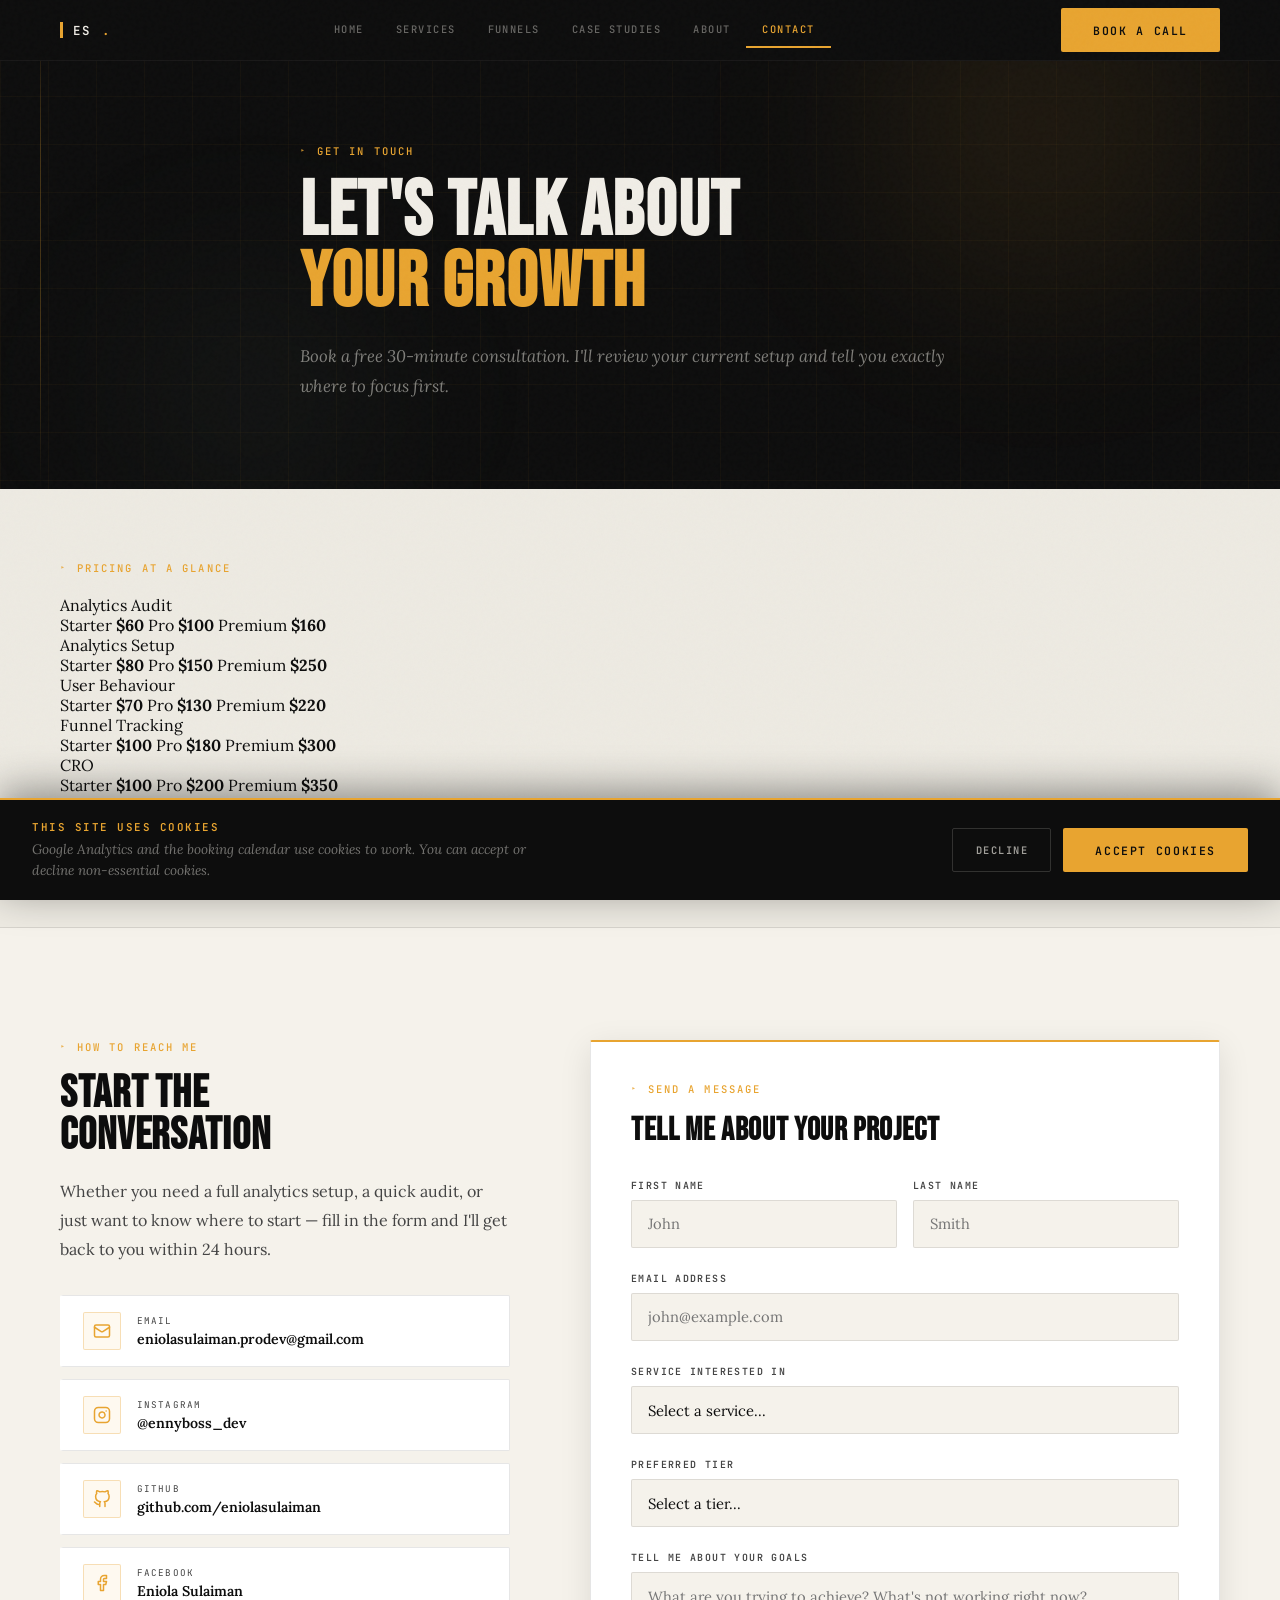
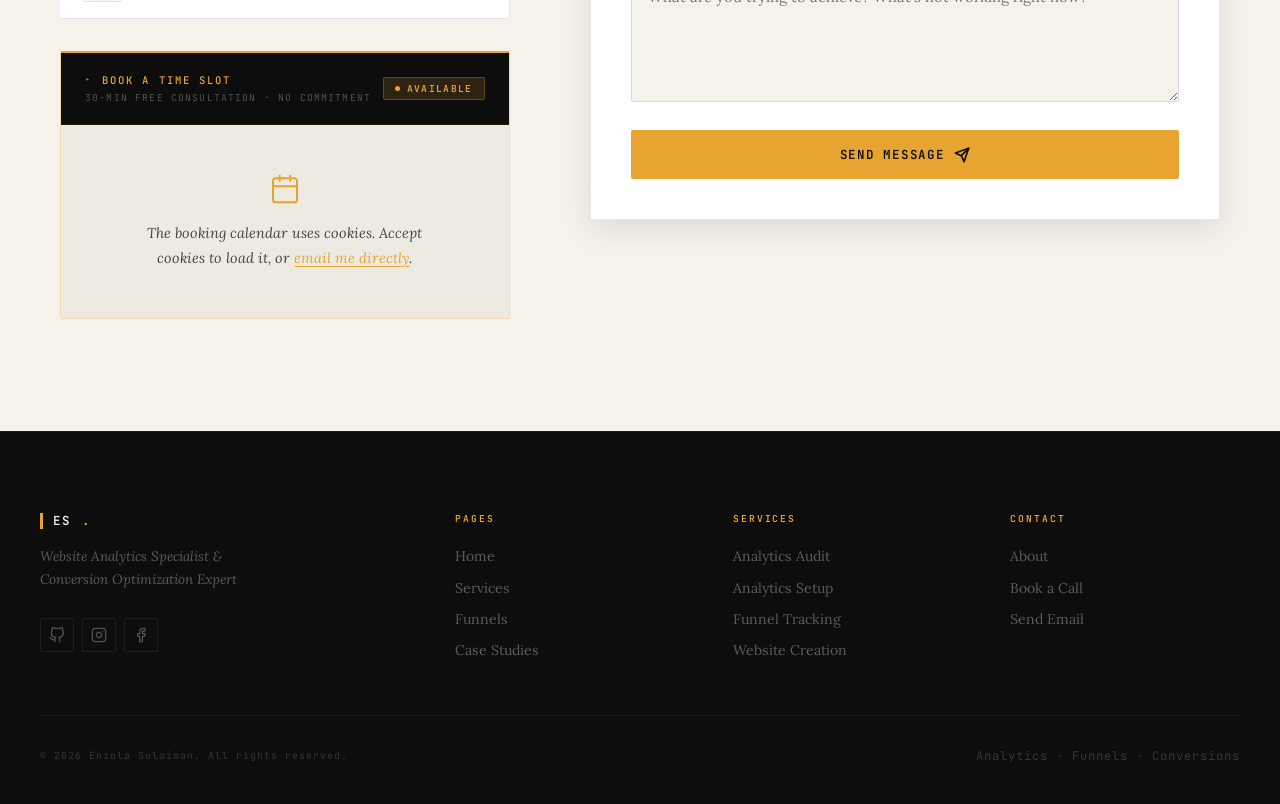
<file: contact.html>
<!DOCTYPE html>
<html lang="en">
<head>
  <!-- Google Tag Manager -->
  <script>(function (w, d, s, l, i) { w[l] = w[l] || []; w[l].push({ 'gtm.start': new Date().getTime(), event: 'gtm.js' }); var f = d.getElementsByTagName(s)[0], j = d.createElement(s), dl = l != 'dataLayer' ? '&l=' + l : ''; j.async = true; j.src = 'https://www.googletagmanager.com/gtm.js?id=' + i + dl; f.parentNode.insertBefore(j, f); })(window, document, 'script', 'dataLayer', 'GTM-W47N9C6C');</script>
  <!-- End Google Tag Manager -->
  <meta charset="UTF-8" />
  <meta name="viewport" content="width=device-width, initial-scale=1.0" />
  <title>Contact — Book a Consultation | Eniola Sulaiman</title>
  <meta name="description" content="Book a free consultation with Eniola Sulaiman to discuss your analytics setup, funnel optimization, or conversion strategy." />
  <meta property="og:type" content="website" />
  <meta property="og:title" content="Contact — Book a Consultation | Eniola Sulaiman" />
  <meta property="og:description" content="Book a free consultation with Eniola Sulaiman to discuss your analytics setup, funnel optimization, or conversion strategy." />
  <meta property="og:url" content="https://eniolasulaiman.github.io/Portfolio-site/contact.html" />
  <meta property="og:image" content="assets/profile-picture.jpg" />
  <meta property="og:image:width" content="1200" />
  <meta property="og:image:height" content="630" />
  <link rel="preconnect" href="https://fonts.googleapis.com">
  <link rel="preconnect" href="https://fonts.gstatic.com" crossorigin>
  <link rel="icon" type="image/svg+xml" href="assets/favicon.svg">
  <link rel="stylesheet" href="css/style.css">
  <link rel="stylesheet" href="css/inner.css">
  <link rel="stylesheet" href="css/home.css">
  <script>window.GA4_ID = `G-HR8712T900`</script>
</head>
<body>
<!-- Google Tag Manager (noscript) --> <noscript><iframe
      src="https://www.googletagmanager.com/ns.html?id=GTM-W47N9C6C" height="0" width="0"
      style="display:none;visibility:hidden"></iframe></noscript> <!-- End Google Tag Manager (noscript) -->
<div class="nav-overlay" id="navOverlay"></div>
<nav class="nav" id="mainNav">
  <div class="nav-inner">
    <a href="index.html" class="nav-logo">ES<span class="dot">.</span></a>
    <ul class="nav-links" id="navLinks">
      <li><a href="index.html">Home</a></li>
      <li><a href="services.html">Services</a></li>
      <li><a href="funnels.html">Funnels</a></li>
      <li><a href="case-studies.html">Case Studies</a></li>
      <li><a href="about.html">About</a></li>
      <li><a href="contact.html">Contact</a></li>
    </ul>
    <a href="contact.html" class="btn btn-primary nav-cta">Book a Call</a>
    <button class="hamburger" id="hamburgerBtn" aria-label="Open menu" aria-expanded="false"><span></span><span></span><span></span></button>
    <button class="nav-close" id="navCloseBtn" aria-label="Close menu"><svg width="22" height="22" viewBox="0 0 24 24" fill="none" stroke="currentColor" stroke-width="2" stroke-linecap="round" stroke-linejoin="round"><line x1="18" y1="6" x2="6" y2="18"/><line x1="6" y1="6" x2="18" y2="18"/></svg></button>
  </div>
</nav>

<!-- PAGE HERO -->
<section class="page-hero scanlines">
  <div class="page-hero-bg">
    <div class="orb orb-blue" style="width:350px;height:350px;top:-50px;right:5%;"></div>
    <div class="orb orb-purple" style="width:250px;height:250px;bottom:-30px;left:10%;animation-delay:4s;"></div>
  </div>
  <div class="container page-hero-inner">
    <div class="label label-light reveal">Get in Touch</div>
    <h1 class="display-lg reveal reveal-delay-1" style="color:var(--cream);">Let's Talk About<br><span class="accent-text">Your Growth</span></h1>
    <p class="page-hero-sub reveal reveal-delay-2">Book a free 30-minute consultation. I'll review your current setup and tell you exactly where to focus first.</p>
  </div>
</section>

<!-- PRICING QUICK REFERENCE -->
<section class="section-sm" style="background:var(--bg-alt);border-bottom:1px solid var(--border-light);">
  <div class="container">
    <div class="label reveal">Pricing at a Glance</div>
    <div class="pricing-ref-grid reveal">

      <div class="pricing-ref-card">
        <div class="prc-service">Analytics Audit</div>
        <div class="prc-tiers">
          <span class="prc-tier">Starter <strong>$60</strong></span>
          <span class="prc-tier prc-tier--pro">Pro <strong>$100</strong></span>
          <span class="prc-tier">Premium <strong>$160</strong></span>
        </div>
      </div>

      <div class="pricing-ref-card">
        <div class="prc-service">Analytics Setup</div>
        <div class="prc-tiers">
          <span class="prc-tier">Starter <strong>$80</strong></span>
          <span class="prc-tier prc-tier--pro">Pro <strong>$150</strong></span>
          <span class="prc-tier">Premium <strong>$250</strong></span>
        </div>
      </div>

      <div class="pricing-ref-card">
        <div class="prc-service">User Behaviour</div>
        <div class="prc-tiers">
          <span class="prc-tier">Starter <strong>$70</strong></span>
          <span class="prc-tier prc-tier--pro">Pro <strong>$130</strong></span>
          <span class="prc-tier">Premium <strong>$220</strong></span>
        </div>
      </div>

      <div class="pricing-ref-card">
        <div class="prc-service">Funnel Tracking</div>
        <div class="prc-tiers">
          <span class="prc-tier">Starter <strong>$100</strong></span>
          <span class="prc-tier prc-tier--pro">Pro <strong>$180</strong></span>
          <span class="prc-tier">Premium <strong>$300</strong></span>
        </div>
      </div>

      <div class="pricing-ref-card">
        <div class="prc-service">CRO</div>
        <div class="prc-tiers">
          <span class="prc-tier">Starter <strong>$100</strong></span>
          <span class="prc-tier prc-tier--pro">Pro <strong>$200</strong></span>
          <span class="prc-tier">Premium <strong>$350</strong></span>
        </div>
      </div>

      <div class="pricing-ref-card">
        <div class="prc-service">Website Creation</div>
        <div class="prc-tiers">
          <span class="prc-tier">Starter <strong>$180</strong></span>
          <span class="prc-tier prc-tier--pro">Pro <strong>$320</strong></span>
          <span class="prc-tier">Premium <strong>$500</strong></span>
        </div>
      </div>

    </div>
    <p class="pricing-ref-note reveal">Not sure which tier is right for you? Just describe your situation in the form below — I'll recommend the best fit on the call.</p>
  </div>
</section>

<!-- CONTACT SECTION -->
<section class="section">
  <div class="container">
    <div class="contact-grid">

      <!-- Left: reach me + calendly -->
      <div class="reveal">
        <div class="label">How to Reach Me</div>
        <h2 class="display-md">Start the<br>Conversation</h2>
        <p style="font-family:var(--font-body);font-size:1rem;color:var(--ink-muted);line-height:1.8;margin:1.2rem 0 2rem;">Whether you need a full analytics setup, a quick audit, or just want to know where to start — fill in the form and I'll get back to you within 24 hours.</p>

        <div class="contact-links">
          <a href="mailto:eniolasulaiman.prodev@gmail.com" class="contact-link-item">
            <div class="cli-icon">
              <svg width="18" height="18" viewBox="0 0 24 24" fill="none" stroke="currentColor" stroke-width="2" stroke-linecap="round" stroke-linejoin="round"><rect x="2" y="4" width="20" height="16" rx="2"/><path d="m22 7-8.97 5.7a1.94 1.94 0 0 1-2.06 0L2 7"/></svg>
            </div>
            <div>
              <div class="cli-label">Email</div>
              <div class="cli-value">eniolasulaiman.prodev@gmail.com</div>
            </div>
          </a>
          <a href="https://instagram.com/ennyboss_dev" target="_blank" rel="noopener noreferrer" class="contact-link-item">
            <div class="cli-icon">
              <svg width="18" height="18" viewBox="0 0 24 24" fill="none" stroke="currentColor" stroke-width="2" stroke-linecap="round" stroke-linejoin="round"><rect x="2" y="2" width="20" height="20" rx="5" ry="5"/><path d="M16 11.37A4 4 0 1 1 12.63 8 4 4 0 0 1 16 11.37z"/><line x1="17.5" y1="6.5" x2="17.51" y2="6.5"/></svg>
            </div>
            <div>
              <div class="cli-label">Instagram</div>
              <div class="cli-value">@ennyboss_dev</div>
            </div>
          </a>
          <a href="https://github.com/eniolasulaiman" target="_blank" rel="noopener noreferrer" class="contact-link-item">
            <div class="cli-icon">
              <svg width="18" height="18" viewBox="0 0 24 24" fill="none" stroke="currentColor" stroke-width="2" stroke-linecap="round" stroke-linejoin="round"><path d="M9 19c-5 1.5-5-2.5-7-3m14 6v-3.87a3.37 3.37 0 0 0-.94-2.61c3.14-.35 6.44-1.54 6.44-7A5.44 5.44 0 0 0 20 4.77 5.07 5.07 0 0 0 19.91 1S18.73.65 16 2.48a13.38 13.38 0 0 0-7 0C6.27.65 5.09 1 5.09 1A5.07 5.07 0 0 0 5 4.77a5.44 5.44 0 0 0-1.5 3.78c0 5.42 3.3 6.61 6.44 7A3.37 3.37 0 0 0 9 18.13V22"/></svg>
            </div>
            <div>
              <div class="cli-label">GitHub</div>
              <div class="cli-value">github.com/eniolasulaiman</div>
            </div>
          </a>
          <a href="https://www.facebook.com/profile.php?id=61580552286705" target="_blank" rel="noopener noreferrer" class="contact-link-item">
            <div class="cli-icon">
              <svg width="18" height="18" viewBox="0 0 24 24" fill="none" stroke="currentColor" stroke-width="2" stroke-linecap="round" stroke-linejoin="round"><path d="M18 2h-3a5 5 0 0 0-5 5v3H7v4h3v8h4v-8h3l1-4h-4V7a1 1 0 0 1 1-1h3z"/></svg>
            </div>
            <div>
              <div class="cli-label">Facebook</div>
              <div class="cli-value">Eniola Sulaiman</div>
            </div>
          </a>
        </div>

        <!-- Calendly embed -->
        <div class="calendly-wrapper" id="calendlyWrapper" style="margin-top:2rem;">
          <div class="calendly-header">
            <div class="calendly-header-left">
              <span class="label" style="margin-bottom:0;">Book a Time Slot</span>
              <p class="calendly-sub">30-min free consultation · No commitment</p>
            </div>
            <div class="badge badge-amber badge-pulse">Available</div>
          </div>
          <div class="calendly-gate" id="calendlyGate">
            <svg width="32" height="32" viewBox="0 0 24 24" fill="none" stroke="var(--amber)" stroke-width="1.5" stroke-linecap="round" stroke-linejoin="round"><rect x="3" y="4" width="18" height="18" rx="2" ry="2"/><line x1="16" y1="2" x2="16" y2="6"/><line x1="8" y1="2" x2="8" y2="6"/><line x1="3" y1="10" x2="21" y2="10"/></svg>
            <p class="calendly-gate-msg">The booking calendar uses cookies. Accept cookies to load it, or <a href="mailto:eniolasulaiman.prodev@gmail.com">email me directly</a>.</p>
          </div>
          <!-- Replace YOUR_CALENDLY_URL with your actual Calendly link -->
          <div class="calendly-embed" id="calendlyEmbed" style="display:none;">
            <div
              class="calendly-inline-widget"
              data-url="https://calendly.com/ennysulaiman2011/discovery-meeting?hide_gdpr_banner=1&background_color=0D0D0D&text_color=F0EDE6&primary_color=E8A430"
              style="min-width:320px;height:700px;">
            </div>
          </div>
        </div>
      </div>

      <!-- Right: form -->
      <div class="reveal reveal-delay-2">
        <div class="contact-form-card">
          <div style="margin-bottom:2rem;">
            <div class="label">Send a Message</div>
            <h3 style="font-family:var(--font-display);font-size:2rem;color:var(--ink);line-height:1;">Tell me about your project</h3>
          </div>
          <!-- Replace YOUR_FORM_ID with your Formspree endpoint -->
          <form action="https://formspree.io/f/mykbyavg" method="POST">
            <div class="form-row">
              <div class="form-group">
                <label for="fname">First Name</label>
                <input type="text" id="fname" name="first_name" placeholder="John" required>
              </div>
              <div class="form-group">
                <label for="lname">Last Name</label>
                <input type="text" id="lname" name="last_name" placeholder="Smith" required>
              </div>
            </div>
            <div class="form-group">
              <label for="email">Email Address</label>
              <input type="email" id="email" name="email" placeholder="john@example.com" required>
            </div>
            <div class="form-group">
              <label for="service">Service Interested In</label>
              <select id="service" name="service">
                <option value="">Select a service...</option>
                <option value="audit">Analytics Audit</option>
                <option value="analytics-setup">Website Analytics Setup</option>
                <option value="behaviour">User Behaviour Analysis</option>
                <option value="funnel-tracking">Funnel Tracking & Optimization</option>
                <option value="cro">Conversion Rate Optimization</option>
                <option value="website-creation">Website Creation</option>
                <option value="other">Not sure yet</option>
              </select>
            </div>
            <div class="form-group">
              <label for="tier">Preferred Tier</label>
              <select id="tier" name="tier">
                <option value="">Select a tier...</option>
                <option value="starter">Starter</option>
                <option value="pro">Pro</option>
                <option value="premium">Premium</option>
                <option value="unsure">Not sure — advise me on the call</option>
              </select>
            </div>
            <div class="form-group">
              <label for="message">Tell Me About Your Goals</label>
              <textarea id="message" name="message" placeholder="What are you trying to achieve? What's not working right now?" required></textarea>
            </div>
            <button type="submit" class="btn btn-primary form-submit">
              Send Message
              <svg width="16" height="16" viewBox="0 0 24 24" fill="none" stroke="currentColor" stroke-width="2.5" stroke-linecap="round" stroke-linejoin="round"><line x1="22" y1="2" x2="11" y2="13"/><polygon points="22 2 15 22 11 13 2 9 22 2"/></svg>
            </button>
          </form>
        </div>
      </div>

    </div>
  </div>
</section>

<footer class="footer">
  <div class="footer-inner">
    <div class="footer-brand">
      <div class="footer-brand-name">ES<span class="dot">.</span></div>
      <p class="footer-tagline">Website Analytics Specialist & Conversion Optimization Expert</p>
      <div class="footer-social">
        <a href="https://github.com/eniolasulaiman" target="_blank" rel="noopener noreferrer" aria-label="GitHub"><svg width="16" height="16" viewBox="0 0 24 24" fill="none" stroke="currentColor" stroke-width="2" stroke-linecap="round" stroke-linejoin="round"><path d="M9 19c-5 1.5-5-2.5-7-3m14 6v-3.87a3.37 3.37 0 0 0-.94-2.61c3.14-.35 6.44-1.54 6.44-7A5.44 5.44 0 0 0 20 4.77 5.07 5.07 0 0 0 19.91 1S18.73.65 16 2.48a13.38 13.38 0 0 0-7 0C6.27.65 5.09 1 5.09 1A5.07 5.07 0 0 0 5 4.77a5.44 5.44 0 0 0-1.5 3.78c0 5.42 3.3 6.61 6.44 7A3.37 3.37 0 0 0 9 18.13V22"/></svg></a>
        <a href="https://instagram.com/ennyboss_dev" target="_blank" rel="noopener noreferrer" aria-label="Instagram"><svg width="16" height="16" viewBox="0 0 24 24" fill="none" stroke="currentColor" stroke-width="2" stroke-linecap="round" stroke-linejoin="round"><rect x="2" y="2" width="20" height="20" rx="5" ry="5"/><path d="M16 11.37A4 4 0 1 1 12.63 8 4 4 0 0 1 16 11.37z"/><line x1="17.5" y1="6.5" x2="17.51" y2="6.5"/></svg></a>
        <a href="https://www.facebook.com/profile.php?id=61580552286705" target="_blank" rel="noopener noreferrer" aria-label="Facebook"><svg width="16" height="16" viewBox="0 0 24 24" fill="none" stroke="currentColor" stroke-width="2" stroke-linecap="round" stroke-linejoin="round"><path d="M18 2h-3a5 5 0 0 0-5 5v3H7v4h3v8h4v-8h3l1-4h-4V7a1 1 0 0 1 1-1h3z"/></svg></a>
      </div>
    </div>
    <div class="footer-col"><div class="footer-col-title">Pages</div><ul><li><a href="index.html">Home</a></li><li><a href="services.html">Services</a></li><li><a href="funnels.html">Funnels</a></li><li><a href="case-studies.html">Case Studies</a></li></ul></div>
    <div class="footer-col"><div class="footer-col-title">Services</div><ul><li><a href="services.html">Analytics Audit</a></li><li><a href="services.html">Analytics Setup</a></li><li><a href="services.html">Funnel Tracking</a></li><li><a href="services.html">Website Creation</a></li></ul></div>
    <div class="footer-col"><div class="footer-col-title">Contact</div><ul><li><a href="about.html">About</a></li><li><a href="contact.html">Book a Call</a></li><li><a href="mailto:eniolasulaiman.prodev@gmail.com">Send Email</a></li></ul></div>
  </div>
  <div class="footer-bottom">
    <span>© 2026 Eniola Sulaiman. All rights reserved.</span>
    <span style="font-family:var(--font-mono);font-size:0.75rem;">Analytics · Funnels · Conversions</span>
  </div>
</footer>

<div class="cookie-banner" id="cookieBanner" role="dialog" aria-label="Cookie consent" aria-live="polite">
  <div class="cookie-banner-inner">
    <div class="cookie-text">
      <span class="cookie-title">This site uses cookies</span>
      <p>Google Analytics and the booking calendar use cookies to work. You can accept or decline non-essential cookies.</p>
    </div>
    <div class="cookie-actions">
      <button class="btn btn-light cookie-decline" id="cookieDecline">Decline</button>
      <button class="btn btn-primary cookie-accept" id="cookieAccept">Accept cookies</button>
    </div>
  </div>
</div>
<script src="js/main.js"></script>
</body>
</html>
</file>
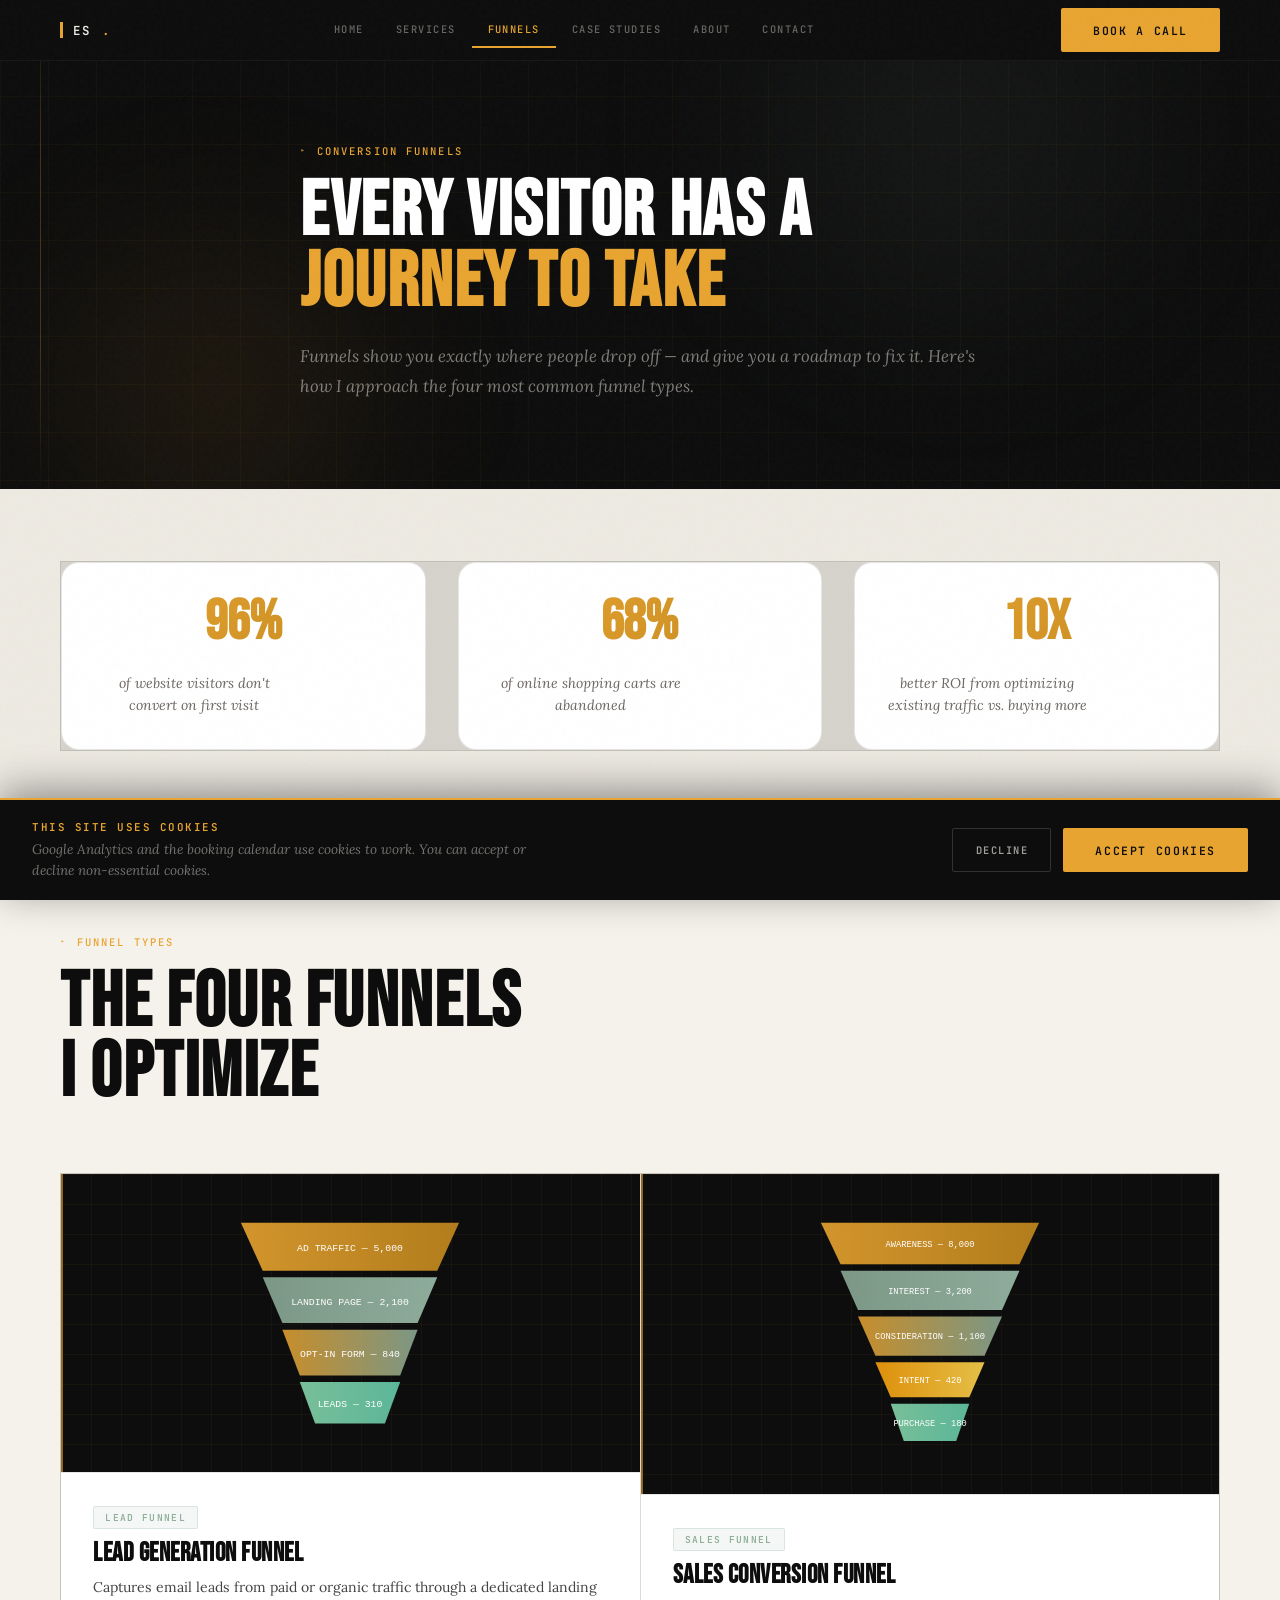
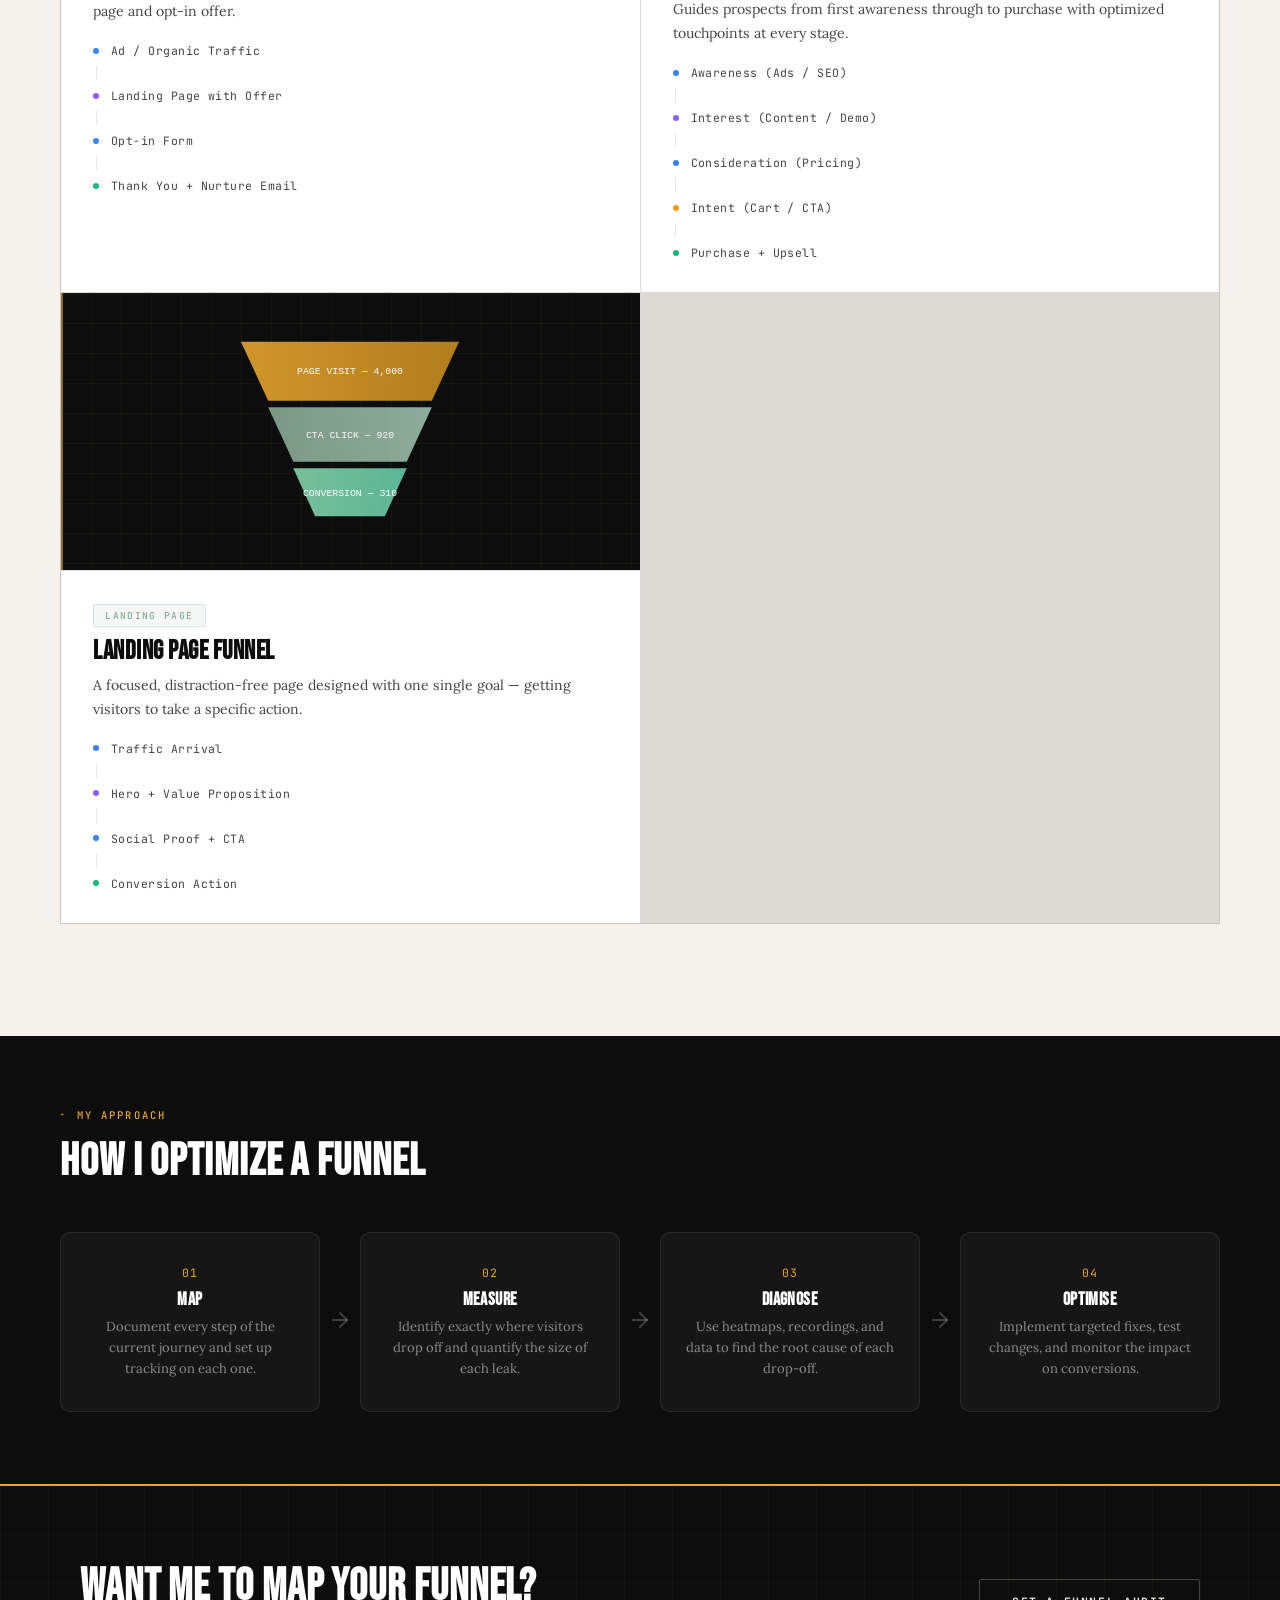
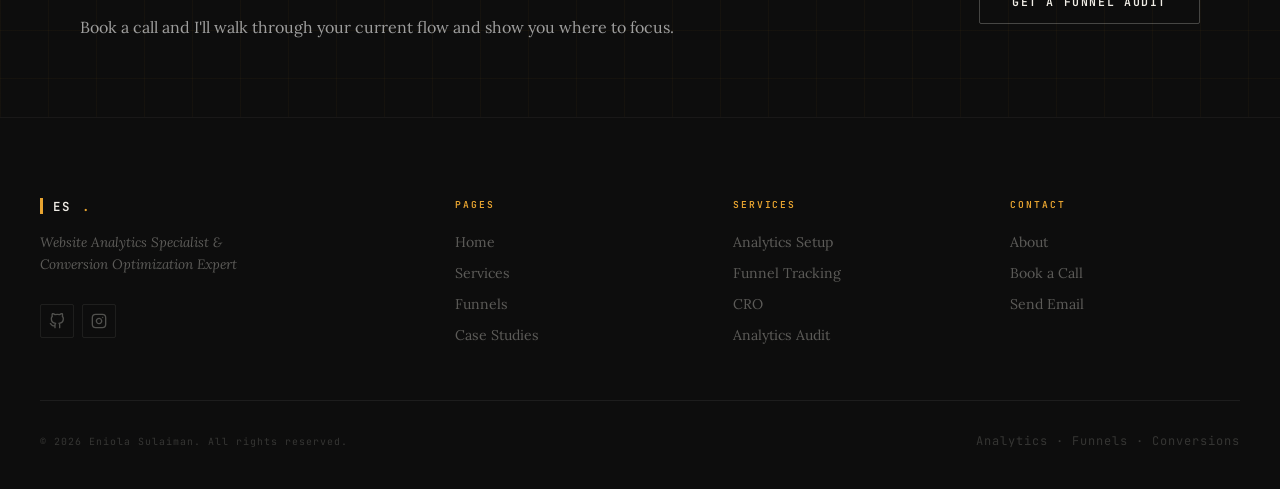
<file: funnels.html>
<!DOCTYPE html>
<html lang="en">

<head>
  <!-- Google Tag Manager -->
  <script>(function (w, d, s, l, i) { w[l] = w[l] || []; w[l].push({ 'gtm.start': new Date().getTime(), event: 'gtm.js' }); var f = d.getElementsByTagName(s)[0], j = d.createElement(s), dl = l != 'dataLayer' ? '&l=' + l : ''; j.async = true; j.src = 'https://www.googletagmanager.com/gtm.js?id=' + i + dl; f.parentNode.insertBefore(j, f); })(window, document, 'script', 'dataLayer', 'GTM-W47N9C6C');</script>
  <!-- End Google Tag Manager -->
  <meta charset="UTF-8" />
  <meta name="viewport" content="width=device-width, initial-scale=1.0" />
  <title>Funnel Examples — Conversion Funnel Optimization | Eniola Sulaiman</title>
  <meta name="description"
    content="See real funnel examples: lead funnels, sales funnels, landing page funnels, and email funnels with conversion flow visuals." />
  <!-- FIX #3: OG image — replace assets/profile-picture.jpg with your 1200×630 branded image URL -->
  <meta property="og:type" content="website" />
  <meta property="og:title" content="Funnel Examples — Conversion Funnel Optimization | Eniola Sulaiman" />
  <meta property="og:description"
    content="See real funnel examples: lead funnels, sales funnels, landing page funnels, and email funnels with conversion flow visuals." />
  <meta property="og:url" content="https://eniolasulaiman.dev/funnels.html" />
  <meta property="og:image" content="assets/profile-picture.jpg" />
  <meta property="og:image:width" content="1200" />
  <meta property="og:image:height" content="630" />
  <!-- FIX #8: Preconnect to Google Fonts before stylesheet loads -->
  <link rel="preconnect" href="https://fonts.googleapis.com">
  <link rel="preconnect" href="https://fonts.gstatic.com" crossorigin>
  <link rel="icon" type="image/svg+xml" href="assets/favicon.svg">
  <link rel="stylesheet" href="css/style.css">
  <link rel="stylesheet" href="css/inner.css">
  <link rel="stylesheet" href="css/home.css">
  <link rel="stylesheet" href="css/funnels.css">
  <!-- FIX #4: JSON-LD Service schema — tells Google what specific services you offer,
         which can help your services page rank for searches like "GA4 setup freelancer". -->
  <script type="application/ld+json">
    {
      "@context": "https://schema.org",
      "@type": "ItemList",
      "name": "Analytics & Conversion Services by Eniola Sulaiman",
      "itemListElement": [
        {
          "@type": "ListItem", "position": 1,
          "item": {
            "@type": "Service",
            "name": "Website Analytics Setup",
            "description": "GA4, Google Tag Manager, and custom event tracking setup so you know exactly what's happening on your site.",
            "provider": { "@type": "Person", "name": "Eniola Sulaiman", "url": "https://eniolasulaiman.dev" }
          }
        },
        {
          "@type": "ListItem", "position": 2,
          "item": {
            "@type": "Service",
            "name": "Funnel Tracking & Optimization",
            "description": "Identify where visitors drop off and fix the leaks — turning more of your existing traffic into customers.",
            "provider": { "@type": "Person", "name": "Eniola Sulaiman", "url": "https://eniolasulaiman.dev" }
          }
        },
        {
          "@type": "ListItem", "position": 3,
          "item": {
            "@type": "Service",
            "name": "Conversion Rate Optimization",
            "description": "Data-backed improvements to landing pages, CTAs, and user journeys that increase your conversion rate.",
            "provider": { "@type": "Person", "name": "Eniola Sulaiman", "url": "https://eniolasulaiman.dev" }
          }
        },
        {
          "@type": "ListItem", "position": 4,
          "item": {
            "@type": "Service",
            "name": "Analytics Audit",
            "description": "Full review of your current tracking setup — what's broken, what's missing, and what to prioritise first.",
            "provider": { "@type": "Person", "name": "Eniola Sulaiman", "url": "https://eniolasulaiman.dev" }
          }
        }
      ]
    }
    </script>
  <script>window.GA4_ID = `G-HR8712T900`</script>
</head>

<body>
  <!-- Google Tag Manager (noscript) --> <noscript><iframe
      src="https://www.googletagmanager.com/ns.html?id=GTM-W47N9C6C" height="0" width="0"
      style="display:none;visibility:hidden"></iframe></noscript> <!-- End Google Tag Manager (noscript) -->

  <div class="nav-overlay" id="navOverlay"></div>
  <nav class="nav" id="mainNav">
    <div class="nav-inner">
      <a href="index.html" class="nav-logo">ES<span class="dot">.</span></a>
      <ul class="nav-links" id="navLinks">
        <li><a href="index.html">Home</a></li>
        <li><a href="services.html" class="active">Services</a></li>
        <li><a href="funnels.html">Funnels</a></li>
        <li><a href="case-studies.html">Case Studies</a></li>
        <li><a href="about.html">About</a></li>
        <li><a href="contact.html">Contact</a></li>
      </ul>
      <a href="contact.html" class="btn btn-primary nav-cta">Book a Call</a>
      <button class="hamburger" id="hamburgerBtn" aria-label="Open menu"
        aria-expanded="false"><span></span><span></span><span></span></button>

    </div>
  </nav>

  <section class="page-hero scanlines">
    <div class="page-hero-bg">
      <div class="orb orb-purple" style="width:400px;height:400px;top:-80px;right:10%;"></div>
      <div class="orb orb-blue" style="width:300px;height:300px;bottom:-50px;left:5%;animation-delay:3s;"></div>
    </div>
    <div class="container page-hero-inner">
      <div class="label label-light reveal">Conversion Funnels</div>
      <h1 class="display-lg reveal reveal-delay-1" style="color:var(--white);">Every Visitor Has a<br><span
          class="accent-text">Journey to Take</span></h1>
      <p class="page-hero-sub reveal reveal-delay-2">Funnels show you exactly where people drop off — and give you a
        roadmap to fix it. Here's how I approach the four most common funnel types.</p>
    </div>
  </section>

  <!-- FUNNEL INTRO -->
  <section class="section-sm" style="background:var(--bg-alt);">
    <div class="container">
      <div class="funnel-intro-grid reveal">
        <div class="fi-stat">
          <span class="fi-num" data-target="96" data-suffix="%">0%</span>
          <span class="fi-label">of website visitors don't convert on first visit</span>
        </div>
        <div class="fi-stat">
          <span class="fi-num" data-target="68" data-suffix="%">0%</span>
          <span class="fi-label">of online shopping carts are abandoned</span>
        </div>
        <div class="fi-stat">
          <span class="fi-num" data-target="10" data-suffix="x">0x</span>
          <span class="fi-label">better ROI from optimizing existing traffic vs. buying more</span>
        </div>
      </div>
    </div>
  </section>

  <!-- FUNNEL TYPES -->
  <section class="section">
    <div class="container">
      <div class="label reveal">Funnel Types</div>
      <h2 class="display-lg reveal reveal-delay-1" style="max-width:600px;margin-bottom:4rem;">The Four Funnels<br>I
        Optimize</h2>

      <div class="funnel-types-grid">

        <!-- Lead Funnel -->
        <div class="funnel-type-card reveal funnel-1 reveal-delay-1">
          <div class="ftc-visual">
            <svg class="ftc-funnel-mini" viewBox="0 0 220 200" fill="none">
              <defs>
                <linearGradient id="lf1" x1="0" y1="0" x2="1" y2="0">
                  <stop offset="0%" stop-color="#E8A430" />
                  <stop offset="100%" stop-color="#C4891E" />
                </linearGradient>
                <linearGradient id="lf2" x1="0" y1="0" x2="1" y2="0">
                  <stop offset="0%" stop-color="#8FAF9A" />
                  <stop offset="100%" stop-color="#A5C8B4" />
                </linearGradient>
                <linearGradient id="lf3" x1="0" y1="0" x2="1" y2="0">
                  <stop offset="0%" stop-color="#E8A430" />
                  <stop offset="100%" stop-color="#8FAF9A" />
                </linearGradient>
                <linearGradient id="lf4" x1="0" y1="0" x2="1" y2="0">
                  <stop offset="0%" stop-color="#7EC8A0" />
                  <stop offset="100%" stop-color="#5FBFA0" />
                </linearGradient>
              </defs>
              <path d="M10,8 L210,8 L190,52 L30,52 Z" fill="url(#lf1)" opacity="0.9" />
              <text x="110" y="34" text-anchor="middle" font-family="monospace" font-size="9" fill="white">AD TRAFFIC —
                5,000</text>
              <path d="M30,58 L190,58 L172,100 L48,100 Z" fill="url(#lf2)" opacity="0.85" />
              <text x="110" y="83" text-anchor="middle" font-family="monospace" font-size="9" fill="white">LANDING PAGE
                — 2,100</text>
              <path d="M48,106 L172,106 L156,148 L64,148 Z" fill="url(#lf3)" opacity="0.85" />
              <text x="110" y="131" text-anchor="middle" font-family="monospace" font-size="9" fill="white">OPT-IN FORM
                — 840</text>
              <path d="M64,154 L156,154 L142,192 L78,192 Z" fill="url(#lf4)" opacity="0.95" />
              <text x="110" y="177" text-anchor="middle" font-family="monospace" font-size="9" fill="white">LEADS —
                310</text>
            </svg>
          </div>
          <div class="ftc-body">
            <div class="badge badge-blue" style="margin-bottom:0.75rem;">Lead Funnel</div>
            <h3>Lead Generation Funnel</h3>
            <p>Captures email leads from paid or organic traffic through a dedicated landing page and opt-in offer.</p>
            <div class="ftc-steps">
              <div class="ftc-step">
                <div class="ftc-step-dot" style="background:#3B82F6;"></div><span>Ad / Organic Traffic</span>
              </div>
              <div class="ftc-step-line"></div>
              <div class="ftc-step">
                <div class="ftc-step-dot" style="background:#8B5CF6;"></div><span>Landing Page with Offer</span>
              </div>
              <div class="ftc-step-line"></div>
              <div class="ftc-step">
                <div class="ftc-step-dot" style="background:#3B82F6;"></div><span>Opt-in Form</span>
              </div>
              <div class="ftc-step-line"></div>
              <div class="ftc-step">
                <div class="ftc-step-dot" style="background:#10B981;"></div><span>Thank You + Nurture Email</span>
              </div>
            </div>
          </div>
        </div>

        <!-- Sales Funnel -->
        <div class="funnel-type-card reveal funnel-2 reveal-delay-2">
          <div class="ftc-visual">
            <svg class="ftc-funnel-mini" viewBox="0 0 220 220" fill="none">
              <defs>
                <linearGradient id="sf1" x1="0" y1="0" x2="1" y2="0">
                  <stop offset="0%" stop-color="#E8A430" />
                  <stop offset="100%" stop-color="#C4891E" />
                </linearGradient>
                <linearGradient id="sf2" x1="0" y1="0" x2="1" y2="0">
                  <stop offset="0%" stop-color="#8FAF9A" />
                  <stop offset="100%" stop-color="#A5C8B4" />
                </linearGradient>
                <linearGradient id="sf3" x1="0" y1="0" x2="1" y2="0">
                  <stop offset="0%" stop-color="#E8A430" />
                  <stop offset="100%" stop-color="#8FAF9A" />
                </linearGradient>
                <linearGradient id="sf4" x1="0" y1="0" x2="1" y2="0">
                  <stop offset="0%" stop-color="#F59E0B" />
                  <stop offset="100%" stop-color="#FCD34D" />
                </linearGradient>
                <linearGradient id="sf5" x1="0" y1="0" x2="1" y2="0">
                  <stop offset="0%" stop-color="#7EC8A0" />
                  <stop offset="100%" stop-color="#5FBFA0" />
                </linearGradient>
              </defs>
              <path d="M10,8 L210,8 L192,46 L28,46 Z" fill="url(#sf1)" opacity="0.9" />
              <text x="110" y="30" text-anchor="middle" font-family="monospace" font-size="8" fill="white">AWARENESS —
                8,000</text>
              <path d="M28,52 L192,52 L176,88 L44,88 Z" fill="url(#sf2)" opacity="0.85" />
              <text x="110" y="73" text-anchor="middle" font-family="monospace" font-size="8" fill="white">INTEREST —
                3,200</text>
              <path d="M44,94 L176,94 L160,130 L60,130 Z" fill="url(#sf3)" opacity="0.85" />
              <text x="110" y="115" text-anchor="middle" font-family="monospace" font-size="8"
                fill="white">CONSIDERATION — 1,100</text>
              <path d="M60,136 L160,136 L146,168 L74,168 Z" fill="url(#sf4)" opacity="0.9" />
              <text x="110" y="155" text-anchor="middle" font-family="monospace" font-size="8" fill="white">INTENT —
                420</text>
              <path d="M74,174 L146,174 L134,208 L86,208 Z" fill="url(#sf5)" opacity="0.95" />
              <text x="110" y="194" text-anchor="middle" font-family="monospace" font-size="8" fill="white">PURCHASE —
                180</text>
            </svg>
          </div>
          <div class="ftc-body">
            <div class="badge badge-purple" style="margin-bottom:0.75rem;">Sales Funnel</div>
            <h3>Sales Conversion Funnel</h3>
            <p>Guides prospects from first awareness through to purchase with optimized touchpoints at every stage.</p>
            <div class="ftc-steps">
              <div class="ftc-step">
                <div class="ftc-step-dot" style="background:#3B82F6;"></div><span>Awareness (Ads / SEO)</span>
              </div>
              <div class="ftc-step-line"></div>
              <div class="ftc-step">
                <div class="ftc-step-dot" style="background:#8B5CF6;"></div><span>Interest (Content / Demo)</span>
              </div>
              <div class="ftc-step-line"></div>
              <div class="ftc-step">
                <div class="ftc-step-dot" style="background:#3B82F6;"></div><span>Consideration (Pricing)</span>
              </div>
              <div class="ftc-step-line"></div>
              <div class="ftc-step">
                <div class="ftc-step-dot" style="background:#F59E0B;"></div><span>Intent (Cart / CTA)</span>
              </div>
              <div class="ftc-step-line"></div>
              <div class="ftc-step">
                <div class="ftc-step-dot" style="background:#10B981;"></div><span>Purchase + Upsell</span>
              </div>
            </div>
          </div>
        </div>

        <!-- Landing Page Funnel -->
        <div class="funnel-type-card reveal funnel-3 reveal-delay-3">
          <div class="ftc-visual">
            <svg class="ftc-funnel-mini" viewBox="0 0 220 180" fill="none">
              <defs>
                <linearGradient id="pf1" x1="0" y1="0" x2="1" y2="0">
                  <stop offset="0%" stop-color="#E8A430" />
                  <stop offset="100%" stop-color="#C4891E" />
                </linearGradient>
                <linearGradient id="pf2" x1="0" y1="0" x2="1" y2="0">
                  <stop offset="0%" stop-color="#8FAF9A" />
                  <stop offset="100%" stop-color="#A5C8B4" />
                </linearGradient>
                <linearGradient id="pf3" x1="0" y1="0" x2="1" y2="0">
                  <stop offset="0%" stop-color="#7EC8A0" />
                  <stop offset="100%" stop-color="#5FBFA0" />
                </linearGradient>
              </defs>
              <path d="M10,8 L210,8 L185,62 L35,62 Z" fill="url(#pf1)" opacity="0.9" />
              <text x="110" y="38" text-anchor="middle" font-family="monospace" font-size="9" fill="white">PAGE VISIT —
                4,000</text>
              <path d="M35,68 L185,68 L162,118 L58,118 Z" fill="url(#pf2)" opacity="0.85" />
              <text x="110" y="96" text-anchor="middle" font-family="monospace" font-size="9" fill="white">CTA CLICK —
                920</text>
              <path d="M58,124 L162,124 L142,168 L78,168 Z" fill="url(#pf3)" opacity="0.95" />
              <text x="110" y="149" text-anchor="middle" font-family="monospace" font-size="9" fill="white">CONVERSION —
                310</text>
            </svg>
          </div>
          <div class="ftc-body">
            <div class="badge badge-blue" style="margin-bottom:0.75rem;">Landing Page</div>
            <h3>Landing Page Funnel</h3>
            <p>A focused, distraction-free page designed with one single goal — getting visitors to take a specific
              action.</p>
            <div class="ftc-steps">
              <div class="ftc-step">
                <div class="ftc-step-dot" style="background:#3B82F6;"></div><span>Traffic Arrival</span>
              </div>
              <div class="ftc-step-line"></div>
              <div class="ftc-step">
                <div class="ftc-step-dot" style="background:#8B5CF6;"></div><span>Hero + Value Proposition</span>
              </div>
              <div class="ftc-step-line"></div>
              <div class="ftc-step">
                <div class="ftc-step-dot" style="background:#3B82F6;"></div><span>Social Proof + CTA</span>
              </div>
              <div class="ftc-step-line"></div>
              <div class="ftc-step">
                <div class="ftc-step-dot" style="background:#10B981;"></div><span>Conversion Action</span>
              </div>
            </div>
          </div>
        </div>

  </section>

  <!-- MY PROCESS -->
  <section class="section-sm" style="background:var(--navy);">
    <div class="container">
      <div class="label label-light reveal">My Approach</div>
      <h2 class="display-md reveal reveal-delay-1" style="color:var(--white);margin-bottom:3rem;">How I Optimize a
        Funnel</h2>
      <div class="process-flow reveal reveal-delay-2">
        <div class="pf-step">
          <div class="pf-num">01</div>
          <h3>Map</h3>
          <p>Document every step of the current journey and set up tracking on each one.</p>
        </div>
        <div class="pf-arrow"><svg width="24" height="24" viewBox="0 0 24 24" fill="none" stroke="rgba(255,255,255,0.2)"
            stroke-width="2" stroke-linecap="round" stroke-linejoin="round">
            <line x1="5" y1="12" x2="19" y2="12" />
            <polyline points="12 5 19 12 12 19" />
          </svg></div>
        <div class="pf-step">
          <div class="pf-num">02</div>
          <h3>Measure</h3>
          <p>Identify exactly where visitors drop off and quantify the size of each leak.</p>
        </div>
        <div class="pf-arrow"><svg width="24" height="24" viewBox="0 0 24 24" fill="none" stroke="rgba(255,255,255,0.2)"
            stroke-width="2" stroke-linecap="round" stroke-linejoin="round">
            <line x1="5" y1="12" x2="19" y2="12" />
            <polyline points="12 5 19 12 12 19" />
          </svg></div>
        <div class="pf-step">
          <div class="pf-num">03</div>
          <h3>Diagnose</h3>
          <p>Use heatmaps, recordings, and data to find the root cause of each drop-off.</p>
        </div>
        <div class="pf-arrow"><svg width="24" height="24" viewBox="0 0 24 24" fill="none" stroke="rgba(255,255,255,0.2)"
            stroke-width="2" stroke-linecap="round" stroke-linejoin="round">
            <line x1="5" y1="12" x2="19" y2="12" />
            <polyline points="12 5 19 12 12 19" />
          </svg></div>
        <div class="pf-step">
          <div class="pf-num">04</div>
          <h3>Optimise</h3>
          <p>Implement targeted fixes, test changes, and monitor the impact on conversions.</p>
        </div>
      </div>
    </div>
  </section>

  <section class="cta-strip">
    <div class="container">
      <div class="cta-strip-inner reveal">
        <div>
          <h2 class="display-md" style="color:var(--white);">Want me to map your funnel?</h2>
          <p style="color:rgba(255,255,255,0.6);margin-top:0.5rem;">Book a call and I'll walk through your current flow
            and show you where to focus.</p>
        </div>
        <a href="contact.html" class="btn btn-light">Get a Funnel Audit</a>
      </div>
    </div>
  </section>

  <footer class="footer">
    <div class="footer-inner">
      <div class="footer-brand">
        <div class="footer-brand-name">ES<span class="dot">.</span></div>
        <p class="footer-tagline">Website Analytics Specialist & Conversion Optimization Expert</p>
        <div class="footer-social"><a href="https://github.com/eniolasulaiman" target="_blank" rel="noopener noreferrer"
            aria-label="GitHub"><svg width="16" height="16" viewBox="0 0 24 24" fill="none" stroke="currentColor"
              stroke-width="2" stroke-linecap="round" stroke-linejoin="round">
              <path
                d="M9 19c-5 1.5-5-2.5-7-3m14 6v-3.87a3.37 3.37 0 0 0-.94-2.61c3.14-.35 6.44-1.54 6.44-7A5.44 5.44 0 0 0 20 4.77 5.07 5.07 0 0 0 19.91 1S18.73.65 16 2.48a13.38 13.38 0 0 0-7 0C6.27.65 5.09 1 5.09 1A5.07 5.07 0 0 0 5 4.77a5.44 5.44 0 0 0-1.5 3.78c0 5.42 3.3 6.61 6.44 7A3.37 3.37 0 0 0 9 18.13V22" />
            </svg></a><a href="https://instagram.com/ennyboss_dev" target="_blank" rel="noopener noreferrer"
            aria-label="Instagram"><svg width="16" height="16" viewBox="0 0 24 24" fill="none" stroke="currentColor"
              stroke-width="2" stroke-linecap="round" stroke-linejoin="round">
              <rect x="2" y="2" width="20" height="20" rx="5" ry="5" />
              <path d="M16 11.37A4 4 0 1 1 12.63 8 4 4 0 0 1 16 11.37z" />
              <line x1="17.5" y1="6.5" x2="17.51" y2="6.5" />
            </svg></a></div>
      </div>
      <div class="footer-col">
        <div class="footer-col-title">Pages</div>
        <ul>
          <li><a href="index.html">Home</a></li>
          <li><a href="services.html">Services</a></li>
          <li><a href="funnels.html">Funnels</a></li>
          <li><a href="case-studies.html">Case Studies</a></li>
        </ul>
      </div>
      <div class="footer-col">
        <div class="footer-col-title">Services</div>
        <ul>
          <li><a href="services.html">Analytics Setup</a></li>
          <li><a href="services.html">Funnel Tracking</a></li>
          <li><a href="services.html">CRO</a></li>
          <li><a href="services.html">Analytics Audit</a></li>
        </ul>
      </div>
      <div class="footer-col">
        <div class="footer-col-title">Contact</div>
        <ul>
          <li><a href="about.html">About</a></li>
          <li><a href="contact.html">Book a Call</a></li>
          <li><a href="mailto:eniolasulaiman.prodev@gmail.com">Send Email</a></li>
        </ul>
      </div>
    </div>
    <div class="footer-bottom"><span>© 2026 Eniola Sulaiman. All rights reserved.</span><span
        style="font-family:var(--font-mono);font-size:0.75rem;">Analytics · Funnels · Conversions</span></div>
  </footer>

  
  <div class="cookie-banner" id="cookieBanner" role="dialog" aria-label="Cookie consent" aria-live="polite">
    <div class="cookie-banner-inner">
      <div class="cookie-text">
        <span class="cookie-title">This site uses cookies</span>
        <p>Google Analytics and the booking calendar use cookies to work.
          You can accept or decline non-essential cookies.</p>
      </div>
      <div class="cookie-actions">
        <button class="btn btn-light cookie-decline" id="cookieDecline">
          Decline
        </button>
        <button class="btn btn-primary cookie-accept" id="cookieAccept">
          Accept cookies
        </button>
      </div>
    </div>
  </div>
  <script src="js/main.js"></script>
</body>

</html>
</file>
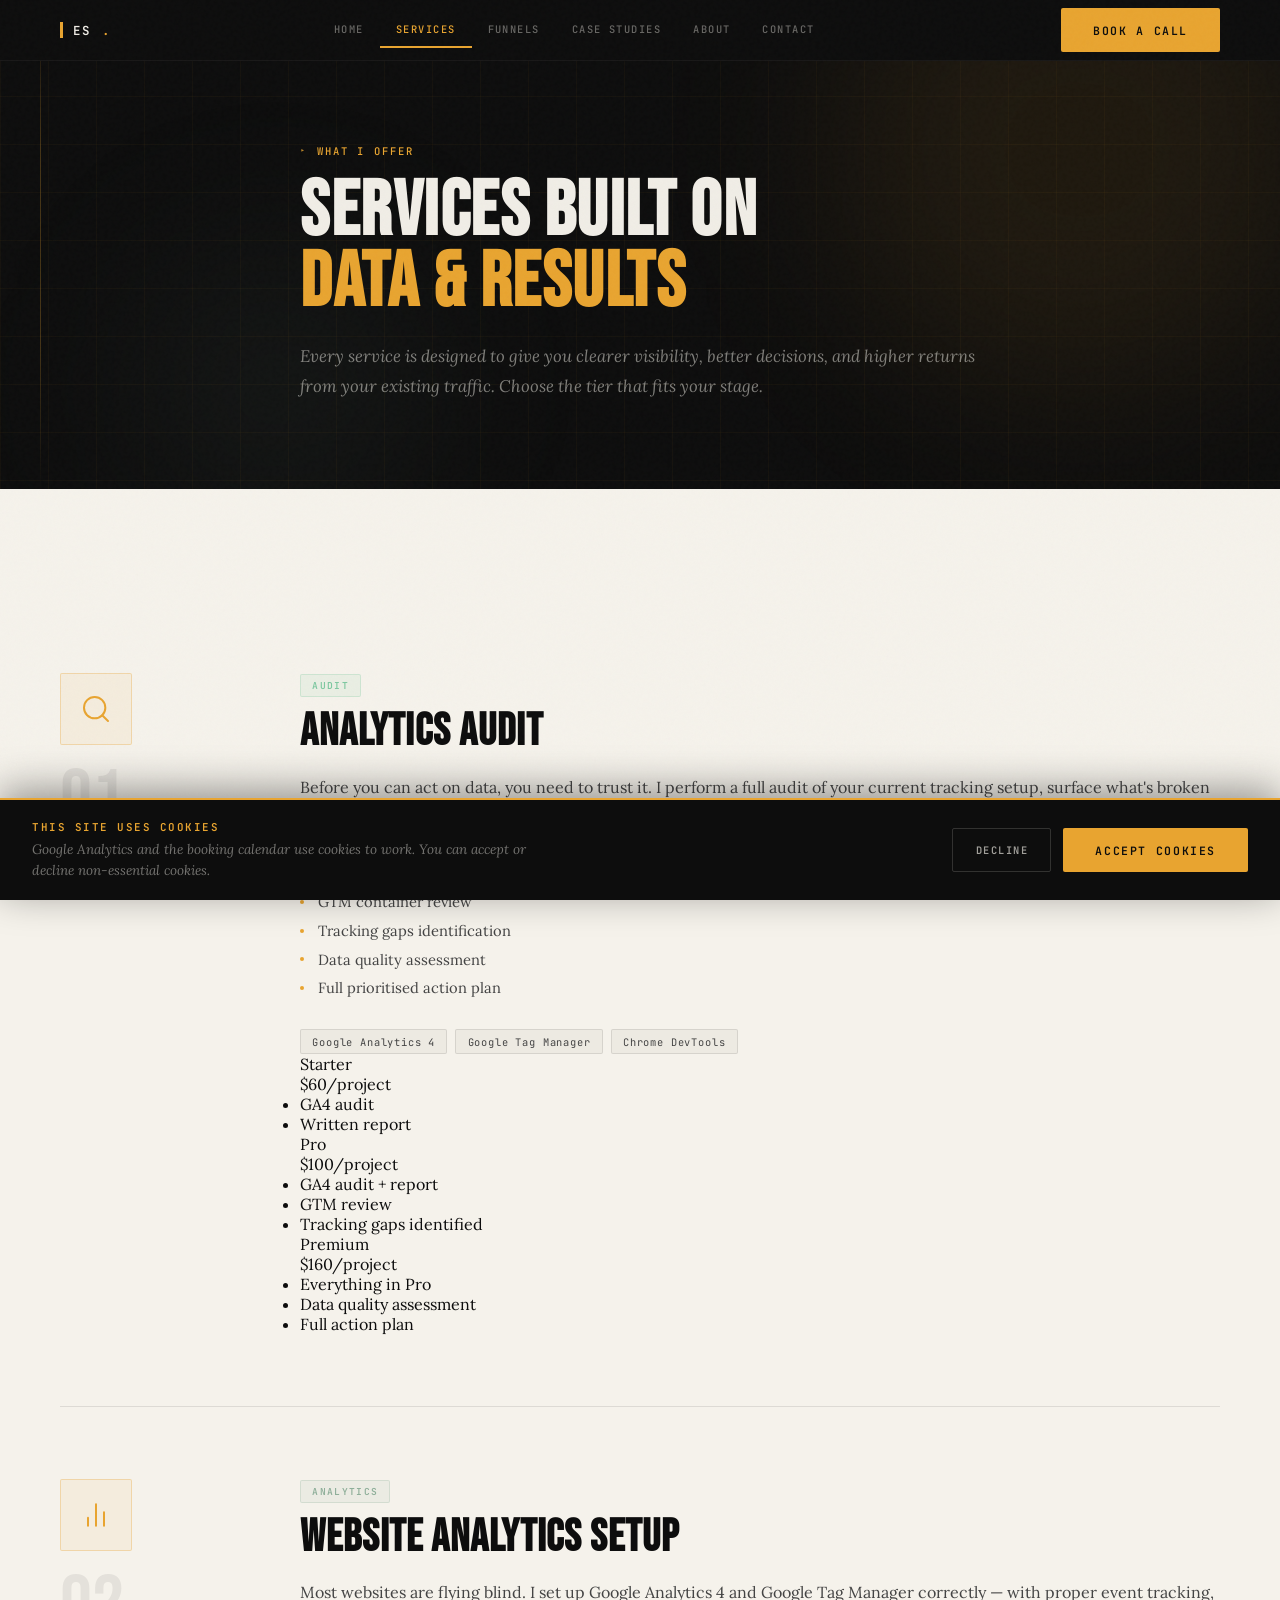
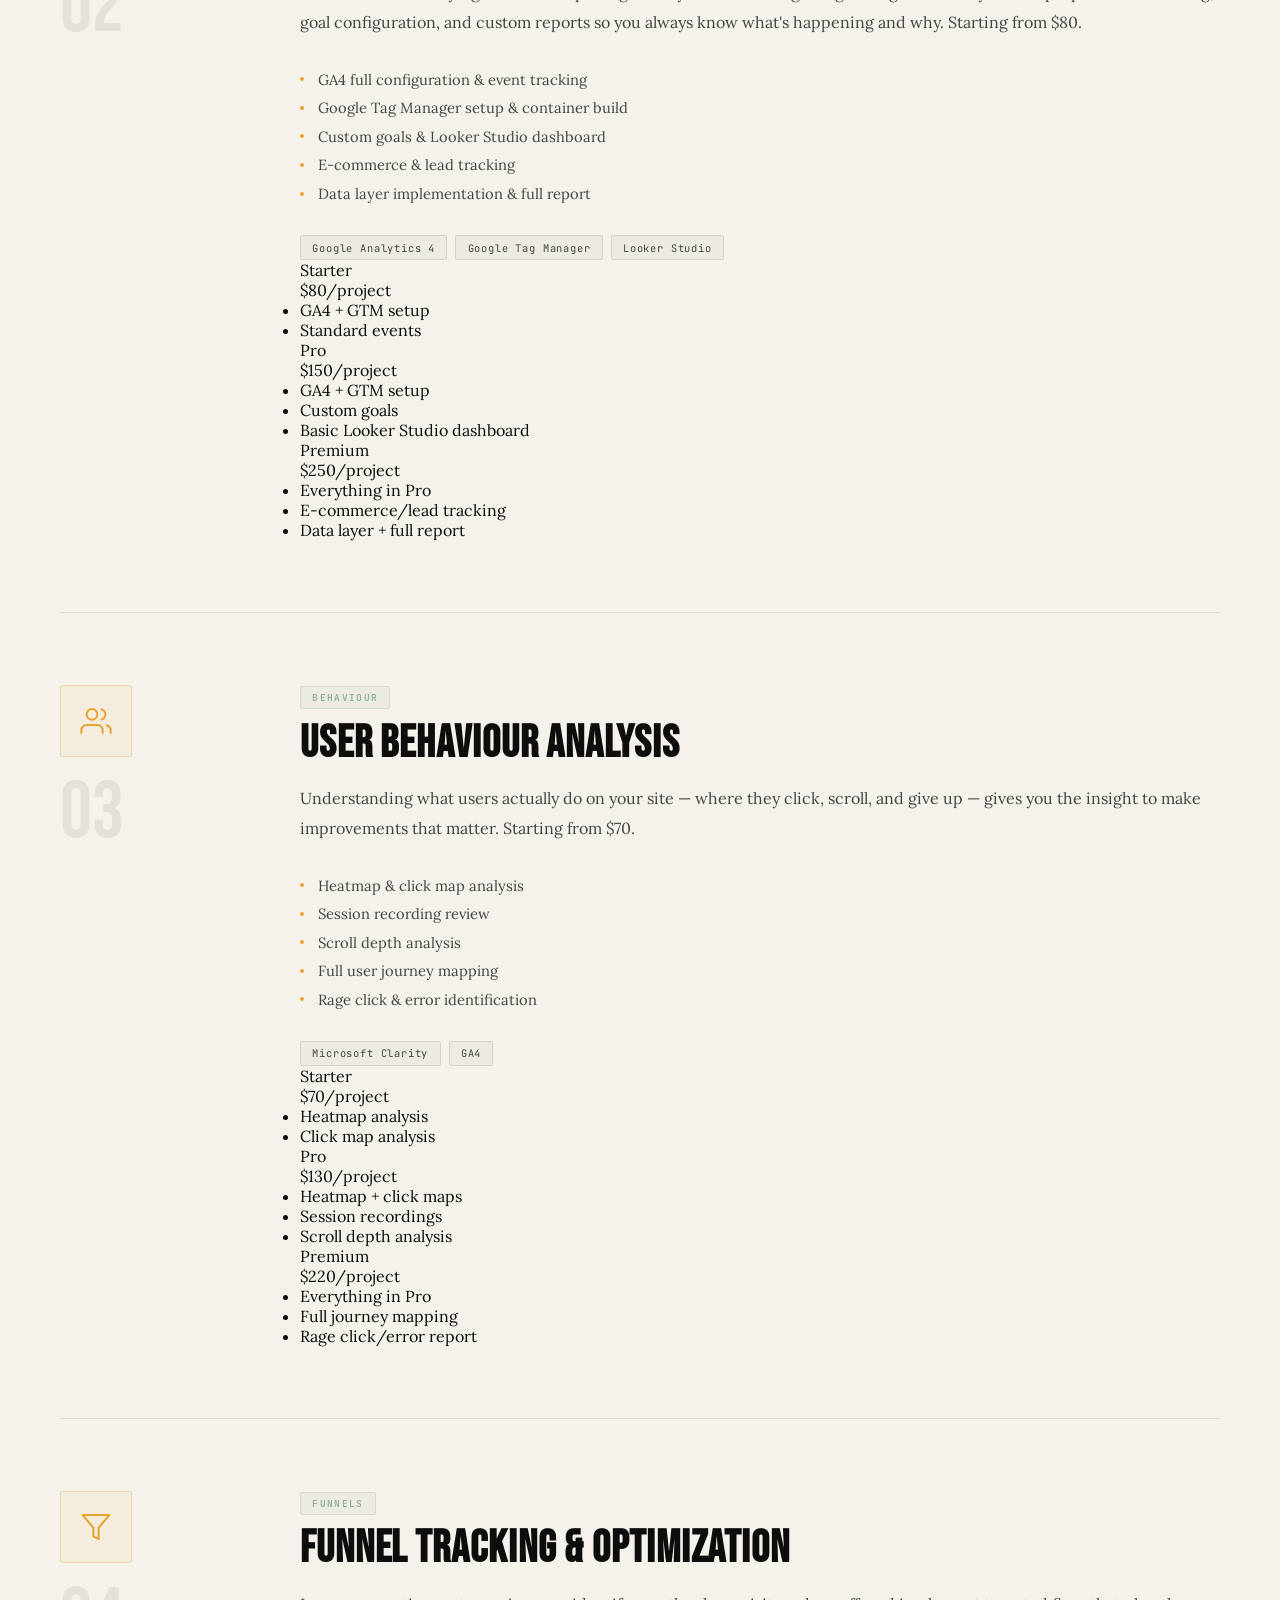
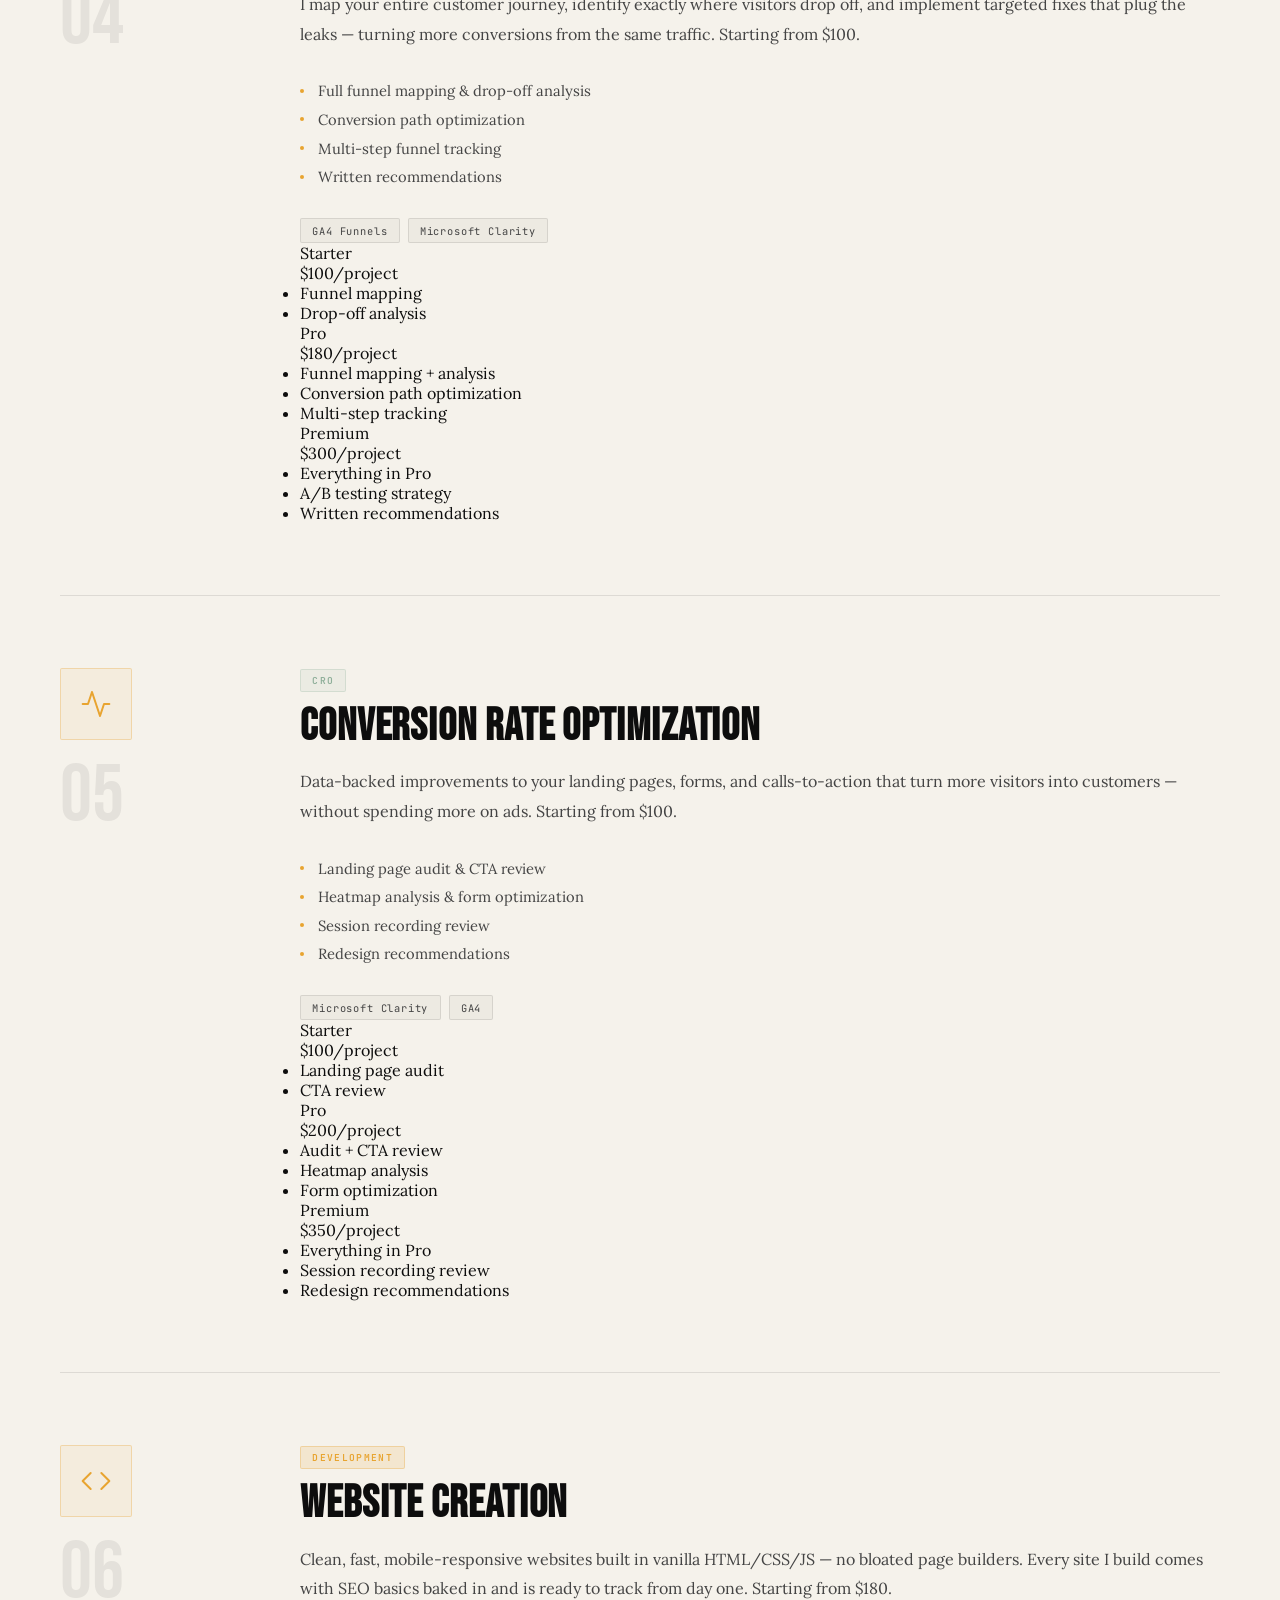
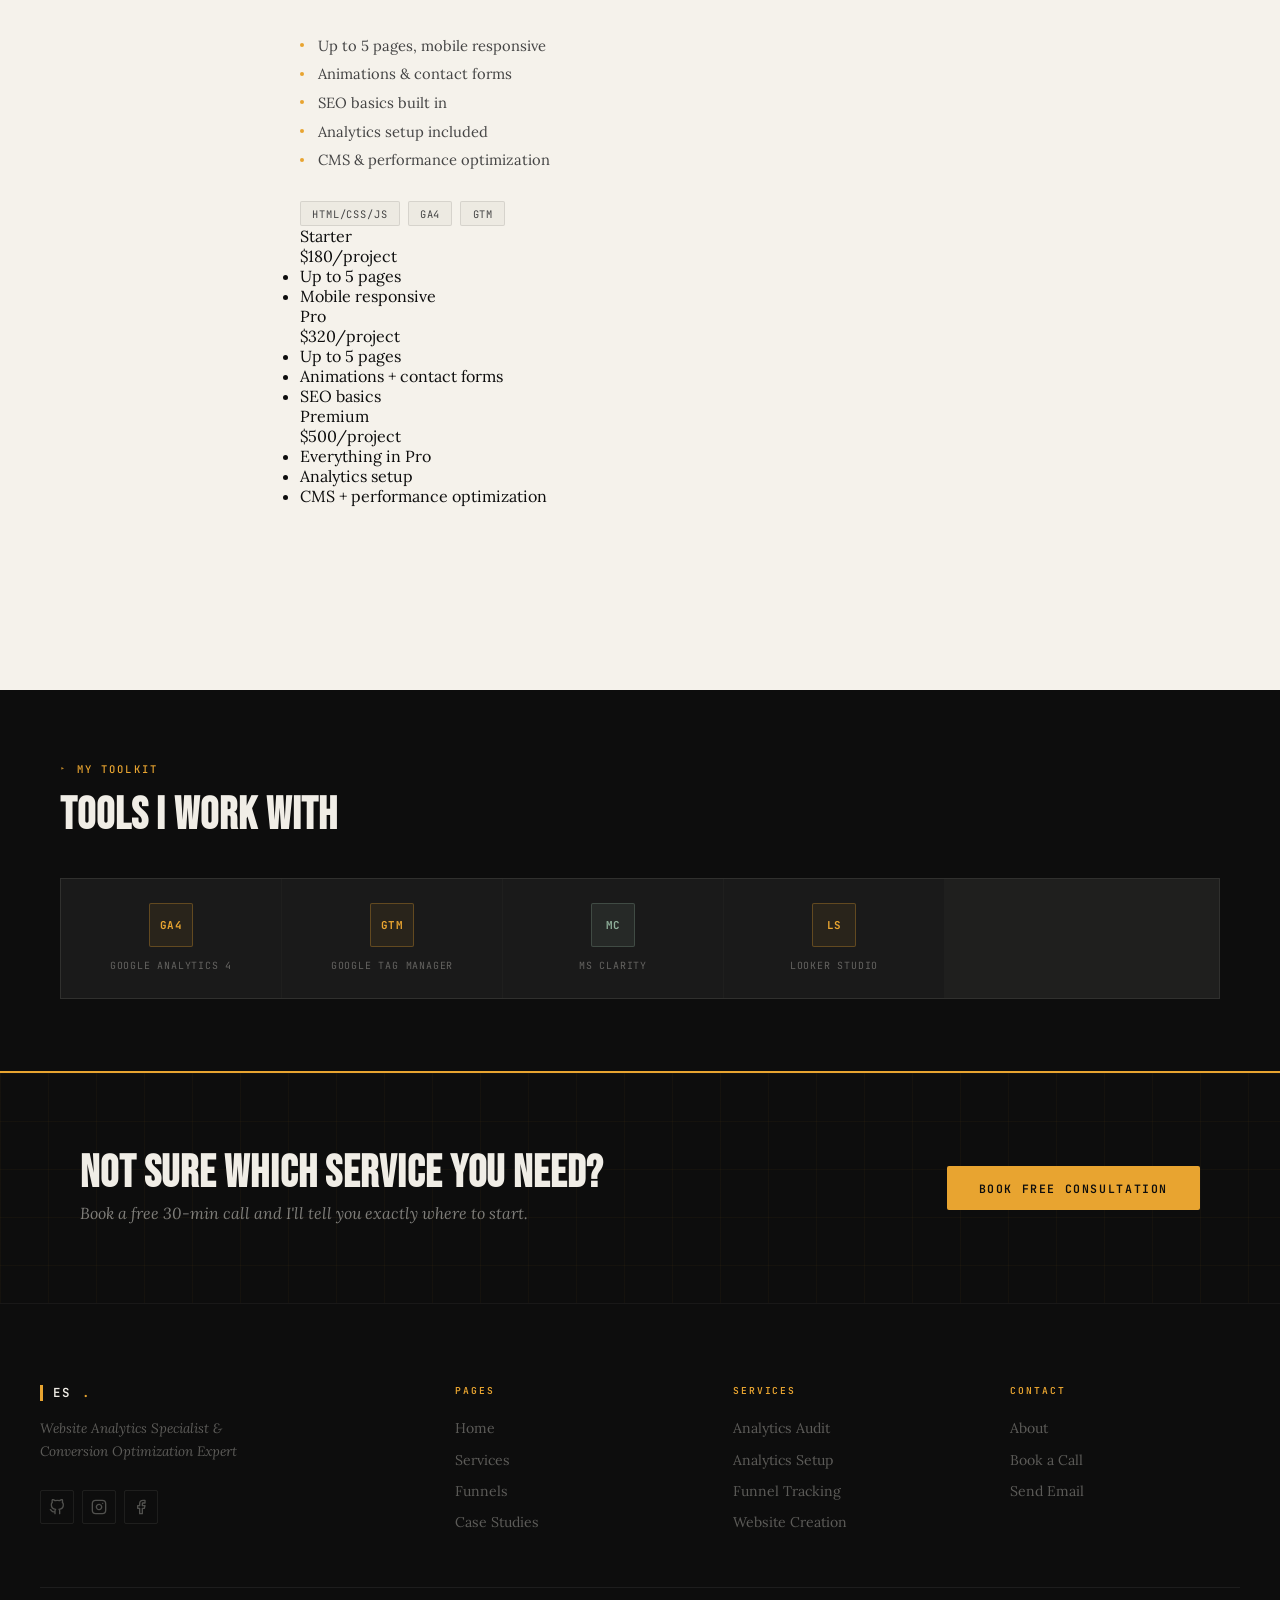
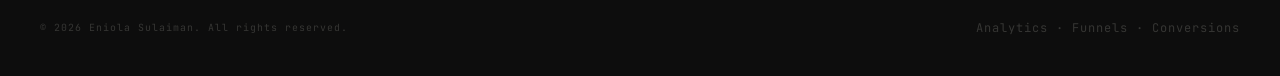
<file: services.html>
<!DOCTYPE html>
<html lang="en">
<head>
  <!-- Google Tag Manager -->
  <script>(function (w, d, s, l, i) { w[l] = w[l] || []; w[l].push({ 'gtm.start': new Date().getTime(), event: 'gtm.js' }); var f = d.getElementsByTagName(s)[0], j = d.createElement(s), dl = l != 'dataLayer' ? '&l=' + l : ''; j.async = true; j.src = 'https://www.googletagmanager.com/gtm.js?id=' + i + dl; f.parentNode.insertBefore(j, f); })(window, document, 'script', 'dataLayer', 'GTM-W47N9C6C');</script>
  <!-- End Google Tag Manager -->
  <meta charset="UTF-8" />
  <meta name="viewport" content="width=device-width, initial-scale=1.0" />
  <title>Services — Analytics & Funnel Optimization | Eniola Sulaiman</title>
  <meta name="description" content="Website analytics setup, funnel tracking, conversion optimization, user behavior analysis, analytics audits, funnel design, and website creation." />
  <link rel="canonical" href="https://eniolasulaiman.github.io/Portfolio-site/services.html" />
  <meta property="og:type" content="website" />
  <meta property="og:title" content="Services — Analytics & Funnel Optimization | Eniola Sulaiman" />
  <meta property="og:description" content="Website analytics setup, funnel tracking, conversion optimization, user behavior analysis, and analytics audits." />
  <meta property="og:url" content="https://eniolasulaiman.github.io/Portfolio-site/services.html" />
  <meta property="og:image" content="[YOUR_OG_IMAGE_URL]" />
  <meta property="og:image:width" content="1200" />
  <meta property="og:image:height" content="630" />
  <link rel="preconnect" href="https://fonts.googleapis.com">
  <link rel="preconnect" href="https://fonts.gstatic.com" crossorigin>
  <link rel="icon" type="image/svg+xml" href="assets/favicon.svg">
  <link rel="stylesheet" href="css/style.css">
  <link rel="stylesheet" href="css/inner.css">
  <link rel="stylesheet" href="css/home.css">
  <script type="application/ld+json">
  {
    "@context": "https://schema.org",
    "@type": "ItemList",
    "name": "Analytics & Conversion Services by Eniola Sulaiman",
    "itemListElement": [
      { "@type": "ListItem", "position": 1, "item": { "@type": "Service", "name": "Analytics Audit", "provider": { "@type": "Person", "name": "Eniola Sulaiman", "url": "https://eniolasulaiman.github.io/Portfolio-site" } } },
      { "@type": "ListItem", "position": 2, "item": { "@type": "Service", "name": "Website Analytics Setup", "provider": { "@type": "Person", "name": "Eniola Sulaiman", "url": "https://eniolasulaiman.github.io/Portfolio-site" } } },
      { "@type": "ListItem", "position": 3, "item": { "@type": "Service", "name": "User Behaviour Analysis", "provider": { "@type": "Person", "name": "Eniola Sulaiman", "url": "https://eniolasulaiman.github.io/Portfolio-site" } } },
      { "@type": "ListItem", "position": 4, "item": { "@type": "Service", "name": "Funnel Tracking & Optimization", "provider": { "@type": "Person", "name": "Eniola Sulaiman", "url": "https://eniolasulaiman.github.io/Portfolio-site" } } },
      { "@type": "ListItem", "position": 5, "item": { "@type": "Service", "name": "Conversion Rate Optimization", "provider": { "@type": "Person", "name": "Eniola Sulaiman", "url": "https://eniolasulaiman.github.io/Portfolio-site" } } },
      { "@type": "ListItem", "position": 6, "item": { "@type": "Service", "name": "Sales Funnel Design", "provider": { "@type": "Person", "name": "Eniola Sulaiman", "url": "https://eniolasulaiman.github.io/Portfolio-site" } } },
      { "@type": "ListItem", "position": 7, "item": { "@type": "Service", "name": "Website Creation", "provider": { "@type": "Person", "name": "Eniola Sulaiman", "url": "https://eniolasulaiman.github.io/Portfolio-site" } } }
    ]
  }
  </script>
  <script>window.GA4_ID = `G-HR8712T900`</script>
</head>
<body>
<!-- Google Tag Manager (noscript) --> <noscript><iframe
      src="https://www.googletagmanager.com/ns.html?id=GTM-W47N9C6C" height="0" width="0"
      style="display:none;visibility:hidden"></iframe></noscript> <!-- End Google Tag Manager (noscript) -->
<div class="nav-overlay" id="navOverlay"></div>
<nav class="nav" id="mainNav">
  <div class="nav-inner">
    <a href="index.html" class="nav-logo">ES<span class="dot">.</span></a>
    <ul class="nav-links" id="navLinks">
      <li><a href="index.html">Home</a></li>
      <li><a href="services.html">Services</a></li>
      <li><a href="funnels.html">Funnels</a></li>
      <li><a href="case-studies.html">Case Studies</a></li>
      <li><a href="about.html">About</a></li>
      <li><a href="contact.html">Contact</a></li>
    </ul>
    <a href="contact.html" class="btn btn-primary nav-cta">Book a Call</a>
    <button class="hamburger" id="hamburgerBtn" aria-label="Open menu" aria-expanded="false"><span></span><span></span><span></span></button>
    <button class="nav-close" id="navCloseBtn" aria-label="Close menu"><svg width="22" height="22" viewBox="0 0 24 24" fill="none" stroke="currentColor" stroke-width="2" stroke-linecap="round" stroke-linejoin="round"><line x1="18" y1="6" x2="6" y2="18"/><line x1="6" y1="6" x2="18" y2="18"/></svg></button>
  </div>
</nav>

<!-- PAGE HERO -->
<section class="page-hero scanlines">
  <div class="page-hero-bg">
    <div class="orb orb-blue" style="width:500px;height:500px;top:-100px;right:-50px;"></div>
    <div class="orb orb-purple" style="width:300px;height:300px;bottom:-50px;left:10%;animation-delay:4s;"></div>
  </div>
  <div class="container page-hero-inner">
    <div class="label label-light reveal">What I Offer</div>
    <h1 class="display-lg reveal reveal-delay-1" style="color:var(--cream);">Services Built on<br><span class="accent-text">Data & Results</span></h1>
    <p class="page-hero-sub reveal reveal-delay-2">Every service is designed to give you clearer visibility, better decisions, and higher returns from your existing traffic. Choose the tier that fits your stage.</p>
  </div>
</section>

<!-- SERVICES -->
<section class="section">
  <div class="container">

    <!-- 01 — Analytics Audit -->
    <div class="service-row reveal">
      <div class="service-row-visual">
        <div class="service-icon-lg">
          <svg width="32" height="32" viewBox="0 0 24 24" fill="none" stroke="currentColor" stroke-width="1.5" stroke-linecap="round" stroke-linejoin="round"><circle cx="11" cy="11" r="8"/><line x1="21" y1="21" x2="16.65" y2="16.65"/></svg>
        </div>
        <div class="service-num">01</div>
      </div>
      <div class="service-row-content">
        <div class="badge badge-green">Audit</div>
        <h2 class="display-md">Analytics Audit</h2>
        <p>Before you can act on data, you need to trust it. I perform a full audit of your current tracking setup, surface what's broken or missing, and give you a clear action plan — starting from $60.</p>
        <ul class="service-list">
          <li>Full GA4 audit & written report</li>
          <li>GTM container review</li>
          <li>Tracking gaps identification</li>
          <li>Data quality assessment</li>
          <li>Full prioritised action plan</li>
        </ul>
        <div class="tool-chips">
          <span class="tool-chip">Google Analytics 4</span>
          <span class="tool-chip">Google Tag Manager</span>
          <span class="tool-chip">Chrome DevTools</span>
        </div>
        <div class="service-tiers">
          <div class="tier-card">
            <div class="tier-name">Starter</div>
            <div class="tier-price">$60<span>/project</span></div>
            <ul class="tier-includes">
              <li class="new">GA4 audit</li>
              <li class="new">Written report</li>
            </ul>
          </div>
          <div class="tier-card tier-pro">
            <div class="tier-name">Pro</div>
            <div class="tier-price">$100<span>/project</span></div>
            <ul class="tier-includes">
              <li class="inherited">GA4 audit + report</li>
              <li class="new">GTM review</li>
              <li class="new">Tracking gaps identified</li>
            </ul>
          </div>
          <div class="tier-card">
            <div class="tier-name">Premium</div>
            <div class="tier-price">$160<span>/project</span></div>
            <ul class="tier-includes">
              <li class="inherited">Everything in Pro</li>
              <li class="new">Data quality assessment</li>
              <li class="new">Full action plan</li>
            </ul>
          </div>
        </div>
      </div>
    </div>

    <div class="service-divider"></div>

    <!-- 02 — Website Analytics Setup -->
    <div class="service-row reveal">
      <div class="service-row-visual">
        <div class="service-icon-lg">
          <svg width="32" height="32" viewBox="0 0 24 24" fill="none" stroke="currentColor" stroke-width="1.5" stroke-linecap="round" stroke-linejoin="round"><line x1="18" y1="20" x2="18" y2="10"/><line x1="12" y1="20" x2="12" y2="4"/><line x1="6" y1="20" x2="6" y2="14"/></svg>
        </div>
        <div class="service-num">02</div>
      </div>
      <div class="service-row-content">
        <div class="badge badge-blue">Analytics</div>
        <h2 class="display-md">Website Analytics Setup</h2>
        <p>Most websites are flying blind. I set up Google Analytics 4 and Google Tag Manager correctly — with proper event tracking, goal configuration, and custom reports so you always know what's happening and why. Starting from $80.</p>
        <ul class="service-list">
          <li>GA4 full configuration & event tracking</li>
          <li>Google Tag Manager setup & container build</li>
          <li>Custom goals & Looker Studio dashboard</li>
          <li>E-commerce & lead tracking</li>
          <li>Data layer implementation & full report</li>
        </ul>
        <div class="tool-chips">
          <span class="tool-chip">Google Analytics 4</span>
          <span class="tool-chip">Google Tag Manager</span>
          <span class="tool-chip">Looker Studio</span>
        </div>
        <div class="service-tiers">
          <div class="tier-card">
            <div class="tier-name">Starter</div>
            <div class="tier-price">$80<span>/project</span></div>
            <ul class="tier-includes">
              <li class="new">GA4 + GTM setup</li>
              <li class="new">Standard events</li>
            </ul>
          </div>
          <div class="tier-card tier-pro">
            <div class="tier-name">Pro</div>
            <div class="tier-price">$150<span>/project</span></div>
            <ul class="tier-includes">
              <li class="inherited">GA4 + GTM setup</li>
              <li class="new">Custom goals</li>
              <li class="new">Basic Looker Studio dashboard</li>
            </ul>
          </div>
          <div class="tier-card">
            <div class="tier-name">Premium</div>
            <div class="tier-price">$250<span>/project</span></div>
            <ul class="tier-includes">
              <li class="inherited">Everything in Pro</li>
              <li class="new">E-commerce/lead tracking</li>
              <li class="new">Data layer + full report</li>
            </ul>
          </div>
        </div>
      </div>
    </div>

    <div class="service-divider"></div>

    <!-- 03 — User Behaviour Analysis -->
    <div class="service-row reveal">
      <div class="service-row-visual">
        <div class="service-icon-lg">
          <svg width="32" height="32" viewBox="0 0 24 24" fill="none" stroke="currentColor" stroke-width="1.5" stroke-linecap="round" stroke-linejoin="round"><path d="M17 21v-2a4 4 0 0 0-4-4H5a4 4 0 0 0-4 4v2"/><circle cx="9" cy="7" r="4"/><path d="M23 21v-2a4 4 0 0 0-3-3.87"/><path d="M16 3.13a4 4 0 0 1 0 7.75"/></svg>
        </div>
        <div class="service-num">03</div>
      </div>
      <div class="service-row-content">
        <div class="badge badge-purple">Behaviour</div>
        <h2 class="display-md">User Behaviour Analysis</h2>
        <p>Understanding what users actually do on your site — where they click, scroll, and give up — gives you the insight to make improvements that matter. Starting from $70.</p>
        <ul class="service-list">
          <li>Heatmap & click map analysis</li>
          <li>Session recording review</li>
          <li>Scroll depth analysis</li>
          <li>Full user journey mapping</li>
          <li>Rage click & error identification</li>
        </ul>
        <div class="tool-chips">
          <span class="tool-chip">Microsoft Clarity</span>
          <span class="tool-chip">GA4</span>
        </div>
        <div class="service-tiers">
          <div class="tier-card">
            <div class="tier-name">Starter</div>
            <div class="tier-price">$70<span>/project</span></div>
            <ul class="tier-includes">
              <li class="new">Heatmap analysis</li>
              <li class="new">Click map analysis</li>
            </ul>
          </div>
          <div class="tier-card tier-pro">
            <div class="tier-name">Pro</div>
            <div class="tier-price">$130<span>/project</span></div>
            <ul class="tier-includes">
              <li class="inherited">Heatmap + click maps</li>
              <li class="new">Session recordings</li>
              <li class="new">Scroll depth analysis</li>
            </ul>
          </div>
          <div class="tier-card">
            <div class="tier-name">Premium</div>
            <div class="tier-price">$220<span>/project</span></div>
            <ul class="tier-includes">
              <li class="inherited">Everything in Pro</li>
              <li class="new">Full journey mapping</li>
              <li class="new">Rage click/error report</li>
            </ul>
          </div>
        </div>
      </div>
    </div>

    <div class="service-divider"></div>

    <!-- 04 — Funnel Tracking & Optimization -->
    <div class="service-row reveal">
      <div class="service-row-visual">
        <div class="service-icon-lg">
          <svg width="32" height="32" viewBox="0 0 24 24" fill="none" stroke="currentColor" stroke-width="1.5" stroke-linecap="round" stroke-linejoin="round"><polygon points="22 3 2 3 10 12.46 10 19 14 21 14 12.46 22 3"/></svg>
        </div>
        <div class="service-num">04</div>
      </div>
      <div class="service-row-content">
        <div class="badge badge-purple">Funnels</div>
        <h2 class="display-md">Funnel Tracking & Optimization</h2>
        <p>I map your entire customer journey, identify exactly where visitors drop off, and implement targeted fixes that plug the leaks — turning more conversions from the same traffic. Starting from $100.</p>
        <ul class="service-list">
          <li>Full funnel mapping & drop-off analysis</li>
          <li>Conversion path optimization</li>
          <li>Multi-step funnel tracking</li>
          <li>Written recommendations</li>
        </ul>
        <div class="tool-chips">
          <span class="tool-chip">GA4 Funnels</span>
          <span class="tool-chip">Microsoft Clarity</span>
        </div>
        <div class="service-tiers">
          <div class="tier-card">
            <div class="tier-name">Starter</div>
            <div class="tier-price">$100<span>/project</span></div>
            <ul class="tier-includes">
              <li class="new">Funnel mapping</li>
              <li class="new">Drop-off analysis</li>
            </ul>
          </div>
          <div class="tier-card tier-pro">
            <div class="tier-name">Pro</div>
            <div class="tier-price">$180<span>/project</span></div>
            <ul class="tier-includes">
              <li class="inherited">Funnel mapping + analysis</li>
              <li class="new">Conversion path optimization</li>
              <li class="new">Multi-step tracking</li>
            </ul>
          </div>
          <div class="tier-card">
            <div class="tier-name">Premium</div>
            <div class="tier-price">$300<span>/project</span></div>
            <ul class="tier-includes">
              <li class="inherited">Everything in Pro</li>
              <li class="new">A/B testing strategy</li>
              <li class="new">Written recommendations</li>
            </ul>
          </div>
        </div>
      </div>
    </div>

    <div class="service-divider"></div>

    <!-- 05 — Conversion Rate Optimization -->
    <div class="service-row reveal">
      <div class="service-row-visual">
        <div class="service-icon-lg">
          <svg width="32" height="32" viewBox="0 0 24 24" fill="none" stroke="currentColor" stroke-width="1.5" stroke-linecap="round" stroke-linejoin="round"><polyline points="22 12 18 12 15 21 9 3 6 12 2 12"/></svg>
        </div>
        <div class="service-num">05</div>
      </div>
      <div class="service-row-content">
        <div class="badge badge-blue">CRO</div>
        <h2 class="display-md">Conversion Rate Optimization</h2>
        <p>Data-backed improvements to your landing pages, forms, and calls-to-action that turn more visitors into customers — without spending more on ads. Starting from $100.</p>
        <ul class="service-list">
          <li>Landing page audit & CTA review</li>
          <li>Heatmap analysis & form optimization</li>
          <li>Session recording review</li>
          <li>Redesign recommendations</li>
        </ul>
        <div class="tool-chips">
          <span class="tool-chip">Microsoft Clarity</span>
          <span class="tool-chip">GA4</span>
        </div>
        <div class="service-tiers">
          <div class="tier-card">
            <div class="tier-name">Starter</div>
            <div class="tier-price">$100<span>/project</span></div>
            <ul class="tier-includes">
              <li class="new">Landing page audit</li>
              <li class="new">CTA review</li>
            </ul>
          </div>
          <div class="tier-card tier-pro">
            <div class="tier-name">Pro</div>
            <div class="tier-price">$200<span>/project</span></div>
            <ul class="tier-includes">
              <li class="inherited">Audit + CTA review</li>
              <li class="new">Heatmap analysis</li>
              <li class="new">Form optimization</li>
            </ul>
          </div>
          <div class="tier-card">
            <div class="tier-name">Premium</div>
            <div class="tier-price">$350<span>/project</span></div>
            <ul class="tier-includes">
              <li class="inherited">Everything in Pro</li>
              <li class="new">Session recording review</li>
              <li class="new">Redesign recommendations</li>
            </ul>
          </div>
        </div>
      </div>
    </div>

    <div class="service-divider"></div>

    
    <!-- 06 — Website Creation -->
    <div class="service-row reveal">
      <div class="service-row-visual">
        <div class="service-icon-lg">
          <svg width="32" height="32" viewBox="0 0 24 24" fill="none" stroke="currentColor" stroke-width="1.5" stroke-linecap="round" stroke-linejoin="round"><polyline points="16 18 22 12 16 6"/><polyline points="8 6 2 12 8 18"/></svg>
        </div>
        <div class="service-num">06</div>
      </div>
      <div class="service-row-content">
        <div class="badge badge-amber">Development</div>
        <h2 class="display-md">Website Creation</h2>
        <p>Clean, fast, mobile-responsive websites built in vanilla HTML/CSS/JS — no bloated page builders. Every site I build comes with SEO basics baked in and is ready to track from day one. Starting from $180.</p>
        <ul class="service-list">
          <li>Up to 5 pages, mobile responsive</li>
          <li>Animations & contact forms</li>
          <li>SEO basics built in</li>
          <li>Analytics setup included</li>
          <li>CMS & performance optimization</li>
        </ul>
        <div class="tool-chips">
          <span class="tool-chip">HTML/CSS/JS</span>
          <span class="tool-chip">GA4</span>
          <span class="tool-chip">GTM</span>
        </div>
        <div class="service-tiers">
          <div class="tier-card">
            <div class="tier-name">Starter</div>
            <div class="tier-price">$180<span>/project</span></div>
            <ul class="tier-includes">
              <li class="new">Up to 5 pages</li>
              <li class="new">Mobile responsive</li>
            </ul>
          </div>
          <div class="tier-card tier-pro">
            <div class="tier-name">Pro</div>
            <div class="tier-price">$320<span>/project</span></div>
            <ul class="tier-includes">
              <li class="inherited">Up to 5 pages</li>
              <li class="new">Animations + contact forms</li>
              <li class="new">SEO basics</li>
            </ul>
          </div>
          <div class="tier-card">
            <div class="tier-name">Premium</div>
            <div class="tier-price">$500<span>/project</span></div>
            <ul class="tier-includes">
              <li class="inherited">Everything in Pro</li>
              <li class="new">Analytics setup</li>
              <li class="new">CMS + performance optimization</li>
            </ul>
          </div>
        </div>
      </div>
    </div>

  </div>
</section>

<!-- TOOLS SECTION -->
<section class="section-sm tools-section">
  <div class="container">
    <div class="tools-header reveal">
      <div class="label">My Toolkit</div>
      <h2 class="display-md" style="color:var(--cream);">Tools I Work With</h2>
    </div>
    <div class="tools-grid reveal">
      <div class="tool-card">
        <div class="tool-icon blue">GA4</div>
        <span>Google Analytics 4</span>
      </div>
      <div class="tool-card">
        <div class="tool-icon blue">GTM</div>
        <span>Google Tag Manager</span>
      </div>
      <div class="tool-card">
        <div class="tool-icon purple">MC</div>
        <span>MS Clarity</span>
      </div>
      <div class="tool-card">
        <div class="tool-icon blue">LS</div>
        <span>Looker Studio</span>
      </div>
    </div>
  </div>
</section>

<!-- CTA -->
<section class="cta-strip scanlines">
  <div class="container">
    <div class="cta-strip-inner reveal">
      <div>
        <h2 class="display-md" style="color:var(--cream);">Not sure which service you need?</h2>
        <p style="color:rgba(240,237,230,0.5);margin-top:0.5rem;font-family:var(--font-body);font-style:italic;">Book a free 30-min call and I'll tell you exactly where to start.</p>
      </div>
      <a href="contact.html" class="btn btn-primary">Book Free Consultation</a>
    </div>
  </div>
</section>

<footer class="footer">
  <div class="footer-inner">
    <div class="footer-brand">
      <div class="footer-brand-name">ES<span class="dot">.</span></div>
      <p class="footer-tagline">Website Analytics Specialist & Conversion Optimization Expert</p>
      <div class="footer-social">
        <a href="https://github.com/eniolasulaiman" target="_blank" rel="noopener noreferrer" aria-label="GitHub"><svg width="16" height="16" viewBox="0 0 24 24" fill="none" stroke="currentColor" stroke-width="2" stroke-linecap="round" stroke-linejoin="round"><path d="M9 19c-5 1.5-5-2.5-7-3m14 6v-3.87a3.37 3.37 0 0 0-.94-2.61c3.14-.35 6.44-1.54 6.44-7A5.44 5.44 0 0 0 20 4.77 5.07 5.07 0 0 0 19.91 1S18.73.65 16 2.48a13.38 13.38 0 0 0-7 0C6.27.65 5.09 1 5.09 1A5.07 5.07 0 0 0 5 4.77a5.44 5.44 0 0 0-1.5 3.78c0 5.42 3.3 6.61 6.44 7A3.37 3.37 0 0 0 9 18.13V22"/></svg></a>
        <a href="https://instagram.com/ennyboss_dev" target="_blank" rel="noopener noreferrer" aria-label="Instagram"><svg width="16" height="16" viewBox="0 0 24 24" fill="none" stroke="currentColor" stroke-width="2" stroke-linecap="round" stroke-linejoin="round"><rect x="2" y="2" width="20" height="20" rx="5" ry="5"/><path d="M16 11.37A4 4 0 1 1 12.63 8 4 4 0 0 1 16 11.37z"/><line x1="17.5" y1="6.5" x2="17.51" y2="6.5"/></svg></a>
        <a href="https://www.facebook.com/profile.php?id=61580552286705" target="_blank" rel="noopener noreferrer" aria-label="Facebook"><svg width="16" height="16" viewBox="0 0 24 24" fill="none" stroke="currentColor" stroke-width="2" stroke-linecap="round" stroke-linejoin="round"><path d="M18 2h-3a5 5 0 0 0-5 5v3H7v4h3v8h4v-8h3l1-4h-4V7a1 1 0 0 1 1-1h3z"/></svg></a>
      </div>
    </div>
    <div class="footer-col"><div class="footer-col-title">Pages</div><ul><li><a href="index.html">Home</a></li><li><a href="services.html">Services</a></li><li><a href="funnels.html">Funnels</a></li><li><a href="case-studies.html">Case Studies</a></li></ul></div>
    <div class="footer-col"><div class="footer-col-title">Services</div><ul><li><a href="services.html">Analytics Audit</a></li><li><a href="services.html">Analytics Setup</a></li><li><a href="services.html">Funnel Tracking</a></li><li><a href="services.html">Website Creation</a></li></ul></div>
    <div class="footer-col"><div class="footer-col-title">Contact</div><ul><li><a href="about.html">About</a></li><li><a href="contact.html">Book a Call</a></li><li><a href="mailto:eniolasulaiman.prodev@gmail.com">Send Email</a></li></ul></div>
  </div>
  <div class="footer-bottom">
    <span>© 2026 Eniola Sulaiman. All rights reserved.</span>
    <span style="font-family:var(--font-mono);font-size:0.75rem;">Analytics · Funnels · Conversions</span>
  </div>
</footer>

<div class="cookie-banner" id="cookieBanner" role="dialog" aria-label="Cookie consent" aria-live="polite">
  <div class="cookie-banner-inner">
    <div class="cookie-text">
      <span class="cookie-title">This site uses cookies</span>
      <p>Google Analytics and the booking calendar use cookies to work. You can accept or decline non-essential cookies.</p>
    </div>
    <div class="cookie-actions">
      <button class="btn btn-light cookie-decline" id="cookieDecline">Decline</button>
      <button class="btn btn-primary cookie-accept" id="cookieAccept">Accept cookies</button>
    </div>
  </div>
</div>
<script src="js/main.js"></script>
</body>
</html>
</file>
<file: css/style.css>
/* ============================================
   DESIGN SYSTEM — Instrument Panel
   Palette: Near-black / Warm off-white / Amber
   Fonts: Bebas Neue (display) / Lora (body) / JetBrains Mono (data)
============================================ */
@import url('https://fonts.googleapis.com/css2?family=Bebas+Neue&family=Lora:ital,wght@0,400;0,500;0,600;1,400&family=JetBrains+Mono:wght@400;500;600&display=swap');

:root {
  --ink:          #0D0D0D;
  --ink-mid:      #1A1A1A;
  --ink-soft:     #2A2A2A;
  --ink-muted:    #444444;
  --cream:        #F0EDE6;
  --cream-dim:    #C8C4BC;
  --cream-faint:  rgba(240,237,230,0.06);

  --amber:        #E8A430;
  --amber-dim:    #C4891E;
  --amber-glow:   rgba(232,164,48,0.15);
  --amber-faint:  rgba(232,164,48,0.07);

  --sage:         #8FAF9A;
  --sage-dim:     rgba(143,175,154,0.2);

  --signal-up:    #7EC8A0;
  --signal-down:  #E07B6A;

  --bg:           #F5F2EB;
  --bg-alt:       #EDEAE2;
  --white:        #FFFFFF;
  --border-light: rgba(13,13,13,0.1);
  --border-dark:  rgba(240,237,230,0.1);
  --border-amber: rgba(232,164,48,0.3);

  --font-display: 'Bebas Neue', sans-serif;
  --font-body:    'Lora', Georgia, serif;
  --font-mono:    'JetBrains Mono', 'Courier New', monospace;

  --radius-sm: 4px;
  --radius-md: 10px;
  --radius-lg: 18px;
  --radius-xl: 40px;

  --shadow-sm:    0 2px 8px rgba(13,13,13,0.06);
  --shadow-md:    0 8px 32px rgba(13,13,13,0.1);
  --shadow-lg:    0 24px 64px rgba(13,13,13,0.16);
  --shadow-amber: 0 4px 24px rgba(232,164,48,0.2);

  /* Keep these for backward compat with inner.css references */
  --navy:        #0D0D0D;
  --navy-mid:    #1A1A1A;
  --navy-light:  #444444;
  --blue:        #E8A430;
  --blue-dark:   #C4891E;
  --blue-glow:   rgba(232,164,48,0.1);
  --purple:      #8FAF9A;
  --purple-dark: #6B8F76;
  --purple-glow: rgba(143,175,154,0.12);
  --slate:       #6B6560;
  --slate-light: #9A9590;
  --border:      rgba(13,13,13,0.1);
  --grad-main:   linear-gradient(135deg, var(--amber), #C4891E);
  --grad-dark:   linear-gradient(135deg, #0D0D0D, #1A1A1A);
}

*, *::before, *::after { box-sizing: border-box; margin: 0; padding: 0; }
html { scroll-behavior: smooth; font-size: 16px; overflow-x: hidden; }
body {
  font-family: var(--font-body);
  background: var(--bg);
  color: var(--ink);
  overflow-x: hidden;
  -webkit-font-smoothing: antialiased;
}
img { max-width: 100%; display: block; }
a { color: inherit; text-decoration: none; }
button { font-family: inherit; }

/* Grain texture */
body::before {
  content: '';
  position: fixed;
  inset: 0;
  background-image: url("data:image/svg+xml,%3Csvg viewBox='0 0 256 256' xmlns='http://www.w3.org/2000/svg'%3E%3Cfilter id='n'%3E%3CfeTurbulence type='fractalNoise' baseFrequency='0.9' numOctaves='4' stitchTiles='stitch'/%3E%3C/filter%3E%3Crect width='100%25' height='100%25' filter='url(%23n)' opacity='0.03'/%3E%3C/svg%3E");
  pointer-events: none;
  z-index: 9998;
  opacity: 0.65;
}

/* Scanlines for dark sections */
.scanlines { position: relative; }
.scanlines::after {
  content: '';
  position: absolute;
  inset: 0;
  background: repeating-linear-gradient(to bottom, transparent, transparent 2px, rgba(0,0,0,0.025) 2px, rgba(0,0,0,0.025) 4px);
  pointer-events: none;
  z-index: 0;
}
.scanlines > * { position: relative; z-index: 1; }

/* ============================================
   TYPOGRAPHY
============================================ */
h1, h2, h3, h4 { font-family: var(--font-display); line-height: 0.95; letter-spacing: 0.02em; }

.display-xl  { font-size: clamp(4rem, 9vw, 9rem);   line-height: 0.9; }
.display-lg  { font-size: clamp(3rem, 6vw, 6.5rem); line-height: 0.92; }
.display-md  { font-size: clamp(2rem, 3.5vw, 3.8rem); line-height: 0.95; }
.display-sm  { font-size: clamp(1.4rem, 2vw, 2.2rem); line-height: 1.0; }

.label {
  font-family: var(--font-mono);
  font-size: 0.66rem;
  font-weight: 500;
  text-transform: uppercase;
  letter-spacing: 0.2em;
  color: var(--amber);
  display: flex;
  align-items: center;
  gap: 0.6rem;
  margin-bottom: 1.2rem;
}
.label::before { content: '▸'; font-size: 0.55rem; opacity: 0.8; }
.label-light { color: var(--amber); }

.accent-text { color: var(--amber); }

/* ============================================
   LAYOUT
============================================ */
.container        { max-width: 1240px; width: 100%; margin: 0 auto; padding: 0 2.5rem; }
.container-narrow { max-width: 860px;  width: 100%; margin: 0 auto; padding: 0 2.5rem; }
.section    { padding: 7rem 0; }
.section-sm { padding: 4.5rem 0; }

/* ============================================
   BUTTONS
============================================ */
.btn {
  display: inline-flex;
  align-items: center;
  gap: 0.6rem;
  font-family: var(--font-mono);
  font-size: 0.72rem;
  font-weight: 600;
  letter-spacing: 0.14em;
  text-transform: uppercase;
  padding: 0.9rem 2rem;
  border-radius: 2px;
  border: none;
  cursor: pointer;
  transition: all 0.2s ease;
  white-space: nowrap;
}
.btn-primary { background: var(--amber); color: var(--ink); }
.btn-primary:hover { background: var(--amber-dim); transform: translateY(-1px); box-shadow: var(--shadow-amber); }
.btn-secondary { background: transparent; color: var(--ink); border: 1.5px solid var(--ink); }
.btn-secondary:hover { background: var(--ink); color: var(--cream); }
.btn-ghost { background: transparent; color: var(--amber); border: 1.5px solid var(--border-amber); }
.btn-ghost:hover { background: var(--amber-faint); }
.btn-light { background: transparent; color: var(--cream); border: 1.5px solid rgba(240,237,230,0.25); }
.btn-light:hover { border-color: var(--amber); color: var(--amber); }

/* ============================================
   BADGE
============================================ */
.badge {
  display: inline-flex;
  align-items: center;
  gap: 0.4rem;
  font-family: var(--font-mono);
  font-size: 0.6rem;
  font-weight: 600;
  padding: 0.25rem 0.7rem;
  border-radius: 2px;
  text-transform: uppercase;
  letter-spacing: 0.14em;
}
.badge-blue   { background: rgba(143,175,154,0.1); color: var(--sage); border: 1px solid rgba(143,175,154,0.25); }
.badge-amber  { background: var(--amber-glow); color: var(--amber); border: 1px solid var(--border-amber); }
.badge-green  { background: rgba(126,200,160,0.1); color: var(--signal-up); border: 1px solid rgba(126,200,160,0.25); }
.badge-purple { background: rgba(143,175,154,0.1); color: var(--sage); border: 1px solid rgba(143,175,154,0.25); }
.badge-pulse::before { content: ''; width: 5px; height: 5px; border-radius: 50%; background: currentColor; animation: pulse 2s infinite; }
@keyframes pulse { 0%, 100% { opacity: 1; transform: scale(1); } 50% { opacity: 0.4; transform: scale(1.5); } }

/* Orb (kept for structure, colour updated) */
.orb { position: absolute; border-radius: 50%; filter: blur(90px); pointer-events: none; animation: floatOrb 12s ease-in-out infinite; }
@keyframes floatOrb { 0%, 100% { transform: translateY(0) scale(1); } 50% { transform: translateY(-24px) scale(1.04); } }
.orb-blue   { background: rgba(232,164,48,0.08); }
.orb-purple { background: rgba(143,175,154,0.06); }

/* Grid background (kept as subtle guide lines) */
.grid-bg {
  background-image:
    linear-gradient(rgba(232,164,48,0.03) 1px, transparent 1px),
    linear-gradient(90deg, rgba(232,164,48,0.03) 1px, transparent 1px);
  background-size: 40px 40px;
}
.hero-grid-overlay { position: absolute; inset: 0; opacity: 0.6; }

/* ============================================
   NAV
============================================ */
.nav {
  position: fixed;
  top: 0; left: 0; right: 0;
  z-index: 1000;
  background: var(--ink);
  border-bottom: 1px solid rgba(240,237,230,0.05);
  transition: border-color 0.3s ease, box-shadow 0.3s ease;
}
.nav.scrolled {
  border-bottom-color: rgba(232,164,48,0.2);
  box-shadow: 0 4px 32px rgba(0,0,0,0.5);
}
.nav-inner {
  max-width: 1240px;
  margin: 0 auto;
  padding: 0 2.5rem;
  height: 60px;
  display: flex;
  align-items: center;
  justify-content: space-between;
}
.nav-logo {
  font-family: var(--font-mono);
  font-size: 0.78rem;
  font-weight: 600;
  letter-spacing: 0.22em;
  text-transform: uppercase;
  color: var(--cream);
  display: flex;
  align-items: center;
  gap: 0.6rem;
}
.nav-logo::before { content: ''; width: 3px; height: 16px; background: var(--amber); display: block; flex-shrink: 0; }
.nav-logo .dot { color: var(--amber); }
.nav-links { list-style: none; display: flex; align-items: center; gap: 0; }
.nav-links a {
  font-family: var(--font-mono);
  font-size: 0.65rem;
  font-weight: 500;
  letter-spacing: 0.14em;
  text-transform: uppercase;
  color: rgba(240,237,230,0.4);
  padding: 0.6rem 1rem;
  border-bottom: 2px solid transparent;
  display: block;
  transition: color 0.18s ease;
}
.nav-links a:hover { color: var(--cream); }
.nav-links a.active { color: var(--amber); border-bottom-color: var(--amber); }
.nav-cta { margin-left: 1.5rem; }

.hamburger { display: none; flex-direction: column; gap: 5px; background: none; border: none; cursor: pointer; padding: 4px; z-index: 1001; }
.hamburger span { display: block; width: 22px; height: 1.5px; background: var(--cream); transition: all 0.3s ease; }

/* FIX #9 */
.nav-overlay { display: none; position: fixed; inset: 0; background: rgba(13,13,13,0.75); z-index: 998; opacity: 0; transition: opacity 0.3s ease; }
.nav-overlay.overlay-visible { display: block; opacity: 1; }

.nav-close { display: none; position: absolute; top: 1rem; right: 1.5rem; background: none; border: none; cursor: pointer; color: rgba(240,237,230,0.5); padding: 4px; z-index: 1002; }

/* ============================================
   FOOTER
============================================ */
.footer { background: var(--ink); padding: 5rem 2.5rem 2.5rem; color: rgba(240,237,230,0.35); border-top: 1px solid rgba(240,237,230,0.05); }
.footer-inner { max-width: 1240px; margin: 0 auto; display: grid; grid-template-columns: 1.6fr 1fr 1fr 1fr; gap: 3rem; padding-bottom: 3.5rem; border-bottom: 1px solid rgba(240,237,230,0.07); }
.footer-brand-name { font-family: var(--font-mono); font-size: 0.78rem; font-weight: 600; letter-spacing: 0.22em; text-transform: uppercase; color: var(--cream); display: flex; align-items: center; gap: 0.6rem; margin-bottom: 1rem; }
.footer-brand-name::before { content: ''; width: 3px; height: 16px; background: var(--amber); display: block; flex-shrink: 0; }
.footer-brand-name .dot { color: var(--amber); }
.footer-tagline { font-family: var(--font-body); font-style: italic; font-size: 0.85rem; line-height: 1.65; max-width: 230px; margin-bottom: 1.75rem; }
.footer-social { display: flex; gap: 0.5rem; }
.footer-social a { width: 34px; height: 34px; border-radius: 2px; border: 1px solid rgba(240,237,230,0.08); display: flex; align-items: center; justify-content: center; color: rgba(240,237,230,0.3); transition: all 0.2s ease; }
.footer-social a:hover { border-color: var(--amber); color: var(--amber); background: var(--amber-faint); }
.footer-col-title { font-family: var(--font-mono); font-size: 0.6rem; font-weight: 600; color: var(--amber); text-transform: uppercase; letter-spacing: 0.2em; margin-bottom: 1.25rem; }
.footer-col ul { list-style: none; display: flex; flex-direction: column; gap: 0.7rem; }
.footer-col ul a { font-family: var(--font-body); font-size: 0.88rem; color: rgba(240,237,230,0.35); transition: color 0.2s ease; }
.footer-col ul a:hover { color: var(--cream); }
.footer-bottom { max-width: 1240px; margin: 0 auto; padding-top: 2rem; display: flex; align-items: center; justify-content: space-between; font-family: var(--font-mono); font-size: 0.62rem; letter-spacing: 0.1em; color: rgba(240,237,230,0.18); }

/* ============================================
   CARDS
============================================ */
.card { background: var(--white); border: 1px solid var(--border-light); border-radius: 2px; padding: 2rem; box-shadow: var(--shadow-sm); transition: all 0.3s ease; }
.card:hover { box-shadow: var(--shadow-md); transform: translateY(-3px); }
.card-dark { background: var(--ink-mid); border: 1px solid var(--border-dark); color: var(--cream); }

/* Metric chip */
.metric-chip { display: inline-flex; align-items: center; gap: 0.4rem; background: white; border: 1px solid var(--border-light); border-radius: 2px; padding: 0.35rem 0.8rem; font-family: var(--font-mono); font-size: 0.7rem; font-weight: 500; }
.metric-chip .up { color: var(--signal-up); }
.metric-chip .down { color: var(--signal-down); }

/* ============================================
   REVEAL ANIMATIONS
============================================ */
.reveal { opacity: 0; transform: translateY(18px); transition: opacity 0.6s ease, transform 0.6s ease; }
.reveal.visible { opacity: 1; transform: translateY(0); }
.reveal-delay-1 { transition-delay: 0.08s; }
.reveal-delay-2 { transition-delay: 0.16s; }
.reveal-delay-3 { transition-delay: 0.24s; }
.reveal-delay-4 { transition-delay: 0.32s; }
.reveal-delay-5 { transition-delay: 0.4s; }

/* FIX #5 */
a:focus-visible, button:focus-visible, input:focus-visible, textarea:focus-visible, select:focus-visible {
  outline: 2px solid var(--amber);
  outline-offset: 3px;
  border-radius: var(--radius-sm);
}

/* FIX #1 */
.form-status { display: flex; align-items: flex-start; gap: 0.75rem; padding: 1rem 1.25rem; border-radius: 2px; font-family: var(--font-mono); font-size: 0.75rem; line-height: 1.55; letter-spacing: 0.04em; margin-top: 1rem; }
.form-status--success { background: rgba(126,200,160,0.08); border: 1px solid rgba(126,200,160,0.3); color: #3a7a5a; }
.form-status--error { background: rgba(224,123,106,0.07); border: 1px solid rgba(224,123,106,0.25); color: #8a3a2a; }
.form-status a { text-decoration: underline; color: inherit; }
@keyframes spin { to { transform: rotate(360deg); } }

/* ============================================
   RESPONSIVE — NAV
============================================ */
@media (max-width: 900px) {
  .nav-inner { padding: 0 1.5rem; }
  .hamburger { display: flex; }
  .nav-cta { display: none; }
  .nav-links {
    display: flex; flex-direction: column; position: fixed;
    top: 0; left: 0; right: 0;
    background: var(--ink);
    padding: 5rem 2rem 2.5rem;
    gap: 0;
    border-bottom: 1px solid rgba(232,164,48,0.12);
    z-index: 999;
    box-shadow: 0 16px 48px rgba(0,0,0,0.6);
    visibility: hidden; opacity: 0; pointer-events: none;
    transform: translateY(-10px);
    transition: opacity 0.25s ease, transform 0.3s ease, visibility 0s linear 0.3s;
    align-items: flex-start;
  }
  .nav-links.open { visibility: visible; opacity: 1; pointer-events: auto; transform: translateY(0); transition: opacity 0.25s ease, transform 0.3s ease, visibility 0s linear 0s; }
  .nav-links li { width: 100%; border-bottom: 1px solid rgba(240,237,230,0.05); }
  .nav-links li:last-child { border-bottom: none; }
  .nav-links a { display: block; padding: 1rem 0; font-size: 0.82rem; width: 100%; color: rgba(240,237,230,0.5); border-bottom: none; }
  .nav-links a:hover, .nav-links a.active { color: var(--amber); }
  .nav-close { color: rgba(240,237,230,0.45); top: 1rem; right: 1.25rem; }
}

@media (max-width: 600px) {
  .section { padding: 5rem 0; }
  .container, .container-narrow { padding: 0 1.5rem; }
  .display-xl { font-size: 3.2rem; }
  .display-lg { font-size: 2.6rem; }
  .footer-inner { grid-template-columns: 1fr 1fr; gap: 2rem; }
  .footer-bottom { flex-direction: column; gap: 0.75rem; text-align: center; }
}
</file>
<file: css/home.css>
/* ============================================
   HOME PAGE — Instrument Panel Aesthetic
============================================ */

/* ============================================
   HERO
============================================ */
.hero {
  min-height: 100svh;
  background: var(--ink);
  position: relative;
  overflow: hidden;
  display: flex;
  align-items: center;
  padding-top: 60px; /* nav height */
}

.hero-bg { position: absolute; inset: 0; pointer-events: none; }

.hero-grid-overlay {
  position: absolute;
  inset: 0;
  background-image:
    linear-gradient(rgba(232,164,48,0.04) 1px, transparent 1px),
    linear-gradient(90deg, rgba(232,164,48,0.04) 1px, transparent 1px);
  background-size: 48px 48px;
  opacity: 0.7;
}

/* Vertical rule — like a ruler on an instrument panel */
.hero-rule {
  position: absolute;
  left: 2.5rem;
  top: 0; bottom: 0;
  width: 1px;
  background: linear-gradient(to bottom, transparent, rgba(232,164,48,0.2) 30%, rgba(232,164,48,0.2) 70%, transparent);
  pointer-events: none;
}

.hero-inner {
  display: grid;
  grid-template-columns: 1fr 1fr;
  gap: 4rem;
  align-items: center;
  padding-top: 3rem;
  padding-bottom: 4rem;
  position: relative;
  z-index: 1;
  width: 100%;
  max-width: 1240px;
  margin: 0 auto;
  padding-left: 2.5rem;
  padding-right: 2.5rem;
}

.hero-content { max-width: 580px; }

.hero-content .badge { margin-bottom: 2rem; }

.hero-content h1 {
  color: var(--cream);
  margin-bottom: 1.8rem;
  font-size: clamp(4.5rem, 9vw, 9.5rem);
  line-height: 0.88;
}

/* Amber underline on the accent word */
.hero-content h1 .accent-text {
  position: relative;
  display: inline-block;
}
.hero-content h1 .accent-text::after {
  content: '';
  position: absolute;
  bottom: 0.05em;
  left: 0; right: 0;
  height: 3px;
  background: var(--amber);
}

.hero-sub {
  font-family: var(--font-body);
  font-style: italic;
  font-size: 1.05rem;
  color: rgba(240,237,230,0.55);
  line-height: 1.8;
  margin-bottom: 2.5rem;
  max-width: 440px;
}

.hero-actions {
  display: flex;
  flex-wrap: wrap;
  gap: 0.85rem;
  margin-bottom: 3rem;
}

.hero-tags {
  display: flex;
  flex-wrap: wrap;
  gap: 0.4rem;
}
.tag {
  font-family: var(--font-mono);
  font-size: 0.62rem;
  color: rgba(240,237,230,0.3);
  border: 1px solid rgba(240,237,230,0.08);
  padding: 0.28rem 0.65rem;
  border-radius: 2px;
  letter-spacing: 0.1em;
  text-transform: uppercase;
}

/* Dashboard Card */
.hero-visual { position: relative; }

.dashboard-card {
  background: rgba(240,237,230,0.03);
  border: 1px solid rgba(240,237,230,0.08);
  border-top: 2px solid var(--amber);
  border-radius: 2px;
  padding: 1.8rem;
  backdrop-filter: blur(20px);
  -webkit-backdrop-filter: blur(20px);
  box-shadow: 0 24px 80px rgba(0,0,0,0.5), inset 0 1px 0 rgba(240,237,230,0.04);
  transition: transform 0.1s ease;
}

.dc-header {
  display: flex;
  align-items: center;
  justify-content: space-between;
  margin-bottom: 1.5rem;
  padding-bottom: 1rem;
  border-bottom: 1px solid rgba(240,237,230,0.06);
}

.dc-title {
  font-family: var(--font-mono);
  font-size: 0.68rem;
  font-weight: 600;
  letter-spacing: 0.16em;
  text-transform: uppercase;
  color: rgba(240,237,230,0.5);
}

.dc-chart { margin-bottom: 1.5rem; }
.chart-svg { width: 100%; height: auto; display: block; }

.dc-metrics {
  display: grid;
  grid-template-columns: repeat(3, 1fr);
  gap: 1rem;
  border-top: 1px solid rgba(240,237,230,0.06);
  padding-top: 1.2rem;
}
.dc-metric { display: flex; flex-direction: column; gap: 0.25rem; }
.dc-metric-val {
  font-family: var(--font-display);
  font-size: 1.8rem;
  color: var(--cream);
  line-height: 1;
}
.dc-metric-label {
  font-family: var(--font-mono);
  font-size: 0.58rem;
  color: rgba(240,237,230,0.3);
  text-transform: uppercase;
  letter-spacing: 0.1em;
}
.dc-metric-change { font-family: var(--font-mono); font-size: 0.65rem; font-weight: 600; }
.dc-metric-change.up   { color: var(--signal-up); }
.dc-metric-change.down { color: var(--signal-up); } /* bounce down = good */

/* Floating chips */
.float-chip {
  position: absolute;
  display: flex;
  align-items: center;
  gap: 0.5rem;
  background: rgba(13,13,13,0.85);
  border: 1px solid rgba(240,237,230,0.1);
  border-radius: 2px;
  padding: 0.5rem 0.9rem;
  font-family: var(--font-mono);
  font-size: 0.65rem;
  color: var(--cream);
  backdrop-filter: blur(12px);
  white-space: nowrap;
  transition: transform 0.1s ease;
}
.float-chip svg { flex-shrink: 0; }
.chip-1 { top: -1rem; right: 0; border-left: 2px solid var(--amber); }
.chip-2 { bottom: 5rem; left: -1rem; border-left: 2px solid var(--sage); }
.chip-3 { top: 38%; right: -0.5rem; border-left: 2px solid rgba(240,237,230,0.3); }

/* Scroll hint */
.hero-scroll {
  position: absolute;
  bottom: 2rem;
  left: 50%;
  transform: translateX(-50%);
  display: flex;
  flex-direction: column;
  align-items: center;
  gap: 0.6rem;
  color: rgba(240,237,230,0.2);
  font-family: var(--font-mono);
  font-size: 0.6rem;
  letter-spacing: 0.16em;
  text-transform: uppercase;
}
.scroll-line { width: 1px; height: 36px; background: linear-gradient(to bottom, transparent, rgba(232,164,48,0.4)); animation: scrollPulse 2.5s ease-in-out infinite; }
@keyframes scrollPulse { 0%, 100% { opacity: 0.3; } 50% { opacity: 1; } }

/* ============================================
   METRICS STRIP
============================================ */
.metrics-strip {
  background: var(--ink);
  border-top: 1px solid rgba(232,164,48,0.15);
  border-bottom: 1px solid rgba(232,164,48,0.15);
  padding: 0;
}

.metrics-grid {
  display: grid;
  grid-template-columns: repeat(4, 1fr);
}

.metric-item {
  display: flex;
  flex-direction: column;
  align-items: center;
  text-align: center;
  padding: 2.5rem 2rem;
  border-right: 1px solid rgba(240,237,230,0.07);
  position: relative;
}
.metric-item:last-child { border-right: none; }

/* Amber top tick on hover */
.metric-item::before {
  content: '';
  position: absolute;
  top: 0; left: 50%;
  transform: translateX(-50%);
  width: 2px; height: 0;
  background: var(--amber);
  transition: height 0.3s ease;
}
.metric-item:hover::before { height: 4px; }

.metric-num {
  font-family: var(--font-display);
  font-size: 3.5rem;
  color: var(--cream);
  line-height: 1;
  margin-bottom: 0.5rem;
}
.metric-num .accent { color: var(--amber); }

.metric-desc {
  font-family: var(--font-mono);
  font-size: 0.6rem;
  color: rgba(240,237,230,0.3);
  text-transform: uppercase;
  letter-spacing: 0.14em;
}

/* ============================================
   WHAT I DO
============================================ */
.what-i-do { background: var(--bg); }

.section-intro { max-width: 620px; margin-bottom: 5rem; }

.section-sub {
  font-family: var(--font-body);
  font-style: italic;
  font-size: 1rem;
  color: var(--ink-muted);
  line-height: 1.8;
  margin-top: 1.4rem;
}

.services-preview-grid {
  display: grid;
  grid-template-columns: repeat(4, 1fr);
  gap: 1px;
  background: var(--border-light);
  border: 1px solid var(--border-light);
  margin-bottom: 4rem;
}

.sp-card {
  background: var(--white);
  padding: 2rem;
  transition: all 0.25s ease;
  position: relative;
}

.sp-card::after {
  content: '';
  position: absolute;
  bottom: 0; left: 0; right: 0;
  height: 2px;
  background: var(--amber);
  transform: scaleX(0);
  transform-origin: left;
  transition: transform 0.3s ease;
}

.sp-card:hover { background: var(--ink); }
.sp-card:hover h3 { color: var(--cream); }
.sp-card:hover p { color: rgba(240,237,230,0.5); }
.sp-card:hover .sp-link { color: var(--amber); }
.sp-card:hover .sp-icon { background: rgba(232,164,48,0.12); border-color: rgba(232,164,48,0.25); color: var(--amber); }
.sp-card:hover::after { transform: scaleX(1); }

/* Service number */
.sp-num {
  font-family: var(--font-mono);
  font-size: 0.6rem;
  font-weight: 600;
  color: rgba(13,13,13,0.2);
  letter-spacing: 0.1em;
  margin-bottom: 1.2rem;
  transition: color 0.25s ease;
}
.sp-card:hover .sp-num { color: rgba(240,237,230,0.2); }

.sp-icon {
  width: 48px; height: 48px;
  background: var(--amber-faint);
  border: 1px solid var(--border-amber);
  border-radius: 2px;
  display: flex;
  align-items: center;
  justify-content: center;
  color: var(--amber);
  margin-bottom: 1.2rem;
  transition: all 0.25s ease;
}

.sp-card h3 {
  font-family: var(--font-display);
  font-size: 1.4rem;
  color: var(--ink);
  margin-bottom: 0.75rem;
  transition: color 0.25s ease;
  line-height: 1.0;
}

.sp-card p {
  font-family: var(--font-body);
  font-size: 0.88rem;
  color: var(--ink-muted);
  line-height: 1.7;
  margin-bottom: 1.4rem;
  transition: color 0.25s ease;
}

.sp-link {
  display: inline-flex;
  align-items: center;
  gap: 0.4rem;
  font-family: var(--font-mono);
  font-size: 0.62rem;
  font-weight: 600;
  color: var(--amber);
  text-transform: uppercase;
  letter-spacing: 0.12em;
  transition: gap 0.2s ease;
}
.sp-link:hover { gap: 0.7rem; }

.section-cta { text-align: center; }

/* ============================================
   FUNNEL PREVIEW
============================================ */
.funnel-preview {
  background: var(--ink);
  position: relative;
  overflow: hidden;
}

.funnel-preview::before {
  content: '';
  position: absolute;
  inset: 0;
  background-image:
    linear-gradient(rgba(232,164,48,0.04) 1px, transparent 1px),
    linear-gradient(90deg, rgba(232,164,48,0.04) 1px, transparent 1px);
  background-size: 48px 48px;
}

.funnel-preview-inner {
  display: grid;
  grid-template-columns: 1fr 1fr;
  gap: 6rem;
  align-items: center;
  position: relative;
  z-index: 1;
}

.funnel-svg {
  width: 100%;
  max-width: 360px;
  margin: 0 auto;
  display: block;
  filter: drop-shadow(0 20px 60px rgba(232,164,48,0.1));
}

/* ============================================
   TESTIMONIAL
============================================ */
.testimonial-section { background: var(--bg-alt); }

.testimonial-card {
  background: var(--white);
  border: 1px solid var(--border-light);
  border-left: 4px solid var(--amber);
  border-radius: 2px;
  padding: 3rem;
  box-shadow: var(--shadow-md);
  position: relative;
}

.tc-quote {
  font-family: var(--font-display);
  font-size: 5rem;
  color: var(--amber);
  line-height: 1;
  margin-bottom: -0.75rem;
  opacity: 0.25;
}

.tc-text {
  font-family: var(--font-body);
  font-style: italic;
  font-size: 1.15rem;
  line-height: 1.8;
  color: var(--ink);
  font-weight: 400;
  margin-bottom: 2rem;
}

.tc-author { display: flex; align-items: center; gap: 1rem; }
.tc-avatar {
  width: 44px; height: 44px;
  border-radius: 2px;
  background: var(--ink);
  display: flex;
  align-items: center;
  justify-content: center;
  font-family: var(--font-mono);
  font-size: 0.72rem;
  font-weight: 600;
  color: var(--amber);
  flex-shrink: 0;
}
.tc-name { font-family: var(--font-display); font-size: 1.1rem; color: var(--ink); }
.tc-role { font-family: var(--font-mono); font-size: 0.62rem; color: var(--ink-muted); text-transform: uppercase; letter-spacing: 0.1em; margin-top: 0.2rem; }
.tc-stars { display: flex; gap: 2px; margin-left: auto; }

/* ============================================
   CTA STRIP
============================================ */
.cta-strip {
  background: var(--ink);
  padding: 5rem 2.5rem;
  position: relative;
  overflow: hidden;
  border-top: 2px solid var(--amber);
}

.cta-strip::before {
  content: '';
  position: absolute;
  inset: 0;
  background-image:
    linear-gradient(rgba(232,164,48,0.04) 1px, transparent 1px),
    linear-gradient(90deg, rgba(232,164,48,0.04) 1px, transparent 1px);
  background-size: 48px 48px;
  pointer-events: none;
}

.cta-strip-inner {
  max-width: 1240px;
  margin: 0 auto;
  display: flex;
  align-items: center;
  justify-content: space-between;
  gap: 2rem;
  flex-wrap: wrap;
  position: relative;
  z-index: 1;
}

/* ============================================
   RESPONSIVE
============================================ */
@media (max-width: 1100px) {
  .services-preview-grid { grid-template-columns: repeat(2, 1fr); }
}

@media (max-width: 900px) {
  .hero-inner { grid-template-columns: 1fr; gap: 3rem; padding: 3rem 1.5rem; }
  .hero-visual { display: none; }
  .funnel-preview-inner { grid-template-columns: 1fr; gap: 3rem; }
  .metrics-grid { grid-template-columns: repeat(2, 1fr); }
  .metric-item:nth-child(2) { border-right: none; }
  .metric-item:nth-child(3) { border-right: 1px solid rgba(240,237,230,0.07); }
  .metric-item:nth-child(3), .metric-item:nth-child(4) { border-top: 1px solid rgba(240,237,230,0.07); }
  .hero-rule { display: none; }
}

@media (max-width: 600px) {
  .hero { padding-top: 60px; }
  .hero-inner { padding: 2rem 1.5rem 3rem; }
  .services-preview-grid { grid-template-columns: 1fr; }
  .metrics-grid { grid-template-columns: repeat(2, 1fr); }
  .cta-strip { padding: 4rem 1.5rem; }
  .cta-strip-inner { flex-direction: column; text-align: center; }
  .chip-1, .chip-2, .chip-3 { display: none; }
}
</file>
<file: css/inner.css>
/* ============================================
   INNER PAGES — Instrument Panel Aesthetic
============================================ */

/* Page Hero */
.page-hero {
  background: var(--ink);
  padding: 9rem 2.5rem 5.5rem;
  position: relative;
  overflow: hidden;
}

.page-hero::before {
  content: '';
  position: absolute;
  inset: 0;
  background-image:
    linear-gradient(rgba(232,164,48,0.04) 1px, transparent 1px),
    linear-gradient(90deg, rgba(232,164,48,0.04) 1px, transparent 1px);
  background-size: 48px 48px;
}

/* Amber vertical rule */
.page-hero::after {
  content: '';
  position: absolute;
  left: 2.5rem;
  top: 0; bottom: 0;
  width: 1px;
  background: linear-gradient(to bottom, transparent, rgba(232,164,48,0.25) 30%, rgba(232,164,48,0.25) 70%, transparent);
  pointer-events: none;
}

.page-hero-bg { position: absolute; inset: 0; pointer-events: none; overflow: hidden; }
.page-hero-inner { position: relative; z-index: 1; max-width: 760px; }
.page-hero-inner h1 { color: var(--cream); }

.page-hero-sub {
  font-family: var(--font-body);
  font-style: italic;
  font-size: 1.05rem;
  color: rgba(240,237,230,0.5);
  line-height: 1.8;
  margin-top: 1.4rem;
}

/* ============================================
   SERVICES PAGE
============================================ */
.service-row {
  display: grid;
  grid-template-columns: 160px 1fr;
  gap: 5rem;
  padding: 4.5rem 0;
  align-items: start;
}

.service-row-visual {
  display: flex;
  flex-direction: column;
  align-items: flex-start;
  gap: 1rem;
  position: sticky;
  top: 7rem;
}

.service-icon-lg {
  width: 72px; height: 72px;
  background: var(--amber-faint);
  border: 1px solid var(--border-amber);
  border-radius: 2px;
  display: flex;
  align-items: center;
  justify-content: center;
  color: var(--amber);
}

.service-num {
  font-family: var(--font-display);
  font-size: 5rem;
  color: rgba(13,13,13,0.07);
  line-height: 1;
}

.service-row-content .badge { margin-bottom: 0.85rem; }
.service-row-content h2 { color: var(--ink); margin-bottom: 1.2rem; }
.service-row-content > p {
  font-family: var(--font-body);
  font-size: 1rem;
  color: var(--ink-muted);
  line-height: 1.85;
  margin-bottom: 2rem;
}

.service-list { list-style: none; display: flex; flex-direction: column; gap: 0.6rem; margin-bottom: 2rem; }
.service-list li {
  display: flex;
  align-items: center;
  gap: 0.85rem;
  font-family: var(--font-body);
  font-size: 0.92rem;
  color: var(--ink-muted);
}
.service-list li::before {
  content: '';
  width: 4px; height: 4px;
  border-radius: 50%;
  background: var(--amber);
  flex-shrink: 0;
}

.tool-chips { display: flex; flex-wrap: wrap; gap: 0.5rem; }
.tool-chip {
  display: inline-flex;
  align-items: center;
  gap: 0.4rem;
  font-family: var(--font-mono);
  font-size: 0.65rem;
  color: var(--ink-muted);
  background: var(--bg-alt);
  border: 1px solid var(--border-light);
  padding: 0.28rem 0.7rem;
  border-radius: 2px;
  letter-spacing: 0.08em;
}

.service-divider { height: 1px; background: var(--border-light); }

/* Tools Section */
.tools-section { background: var(--ink); }
.tools-header { margin-bottom: 2.5rem; }
.tools-header h2, .tools-header .label { color: inherit; }
.tools-section .label { color: var(--amber); }
.tools-section .container { display: grid; }

.tools-grid { display: flex; flex-wrap: wrap; gap: 1px; background: rgba(240,237,230,0.08); border: 1px solid rgba(240,237,230,0.08); }

.tool-card {
  background: var(--ink-mid);
  padding: 1.5rem 1rem;
  display: flex;
  flex-direction: column;
  flex: 1 1 160px;
  max-width: 220px;
  align-items: center;
  gap: 0.75rem;
  transition: all 0.2s ease;
  text-align: center;
  border-bottom: 2px solid transparent;
}
.tool-card:hover { background: var(--ink-soft); border-bottom-color: var(--amber); }

.tool-icon {
  width: 44px; height: 44px;
  border-radius: 2px;
  display: flex;
  align-items: center;
  justify-content: center;
  font-family: var(--font-mono);
  font-size: 0.68rem;
  font-weight: 700;
  letter-spacing: 0.04em;
}
.tool-icon.blue   { background: var(--amber-faint); color: var(--amber); border: 1px solid var(--border-amber); }
.tool-icon.purple { background: rgba(143,175,154,0.1); color: var(--sage); border: 1px solid rgba(143,175,154,0.25); }
.tool-icon.green  { background: rgba(126,200,160,0.08); color: var(--signal-up); border: 1px solid rgba(126,200,160,0.2); }

.tool-card span { font-family: var(--font-mono); font-size: 0.62rem; color: rgba(240,237,230,0.35); text-transform: uppercase; letter-spacing: 0.08em; }

/* ============================================
   FUNNELS PAGE
============================================ */
.funnel-types-grid { display: grid; grid-template-columns: repeat(2, 1fr); gap: 1px; background: var(--border-light); border: 1px solid var(--border-light); }

.funnel-type-card {
  background: var(--white);
  overflow: hidden;
  transition: all 0.3s ease;
}
.funnel-type-card:hover { background: var(--bg); }

.ftc-visual {
  background: var(--ink);
  padding: 2.5rem 2rem;
  display: flex;
  justify-content: center;
  position: relative;
  overflow: hidden;
  min-height: 240px;
  align-items: center;
}
.ftc-visual::before {
  content: '';
  position: absolute;
  inset: 0;
  background-image:
    linear-gradient(rgba(232,164,48,0.05) 1px, transparent 1px),
    linear-gradient(90deg, rgba(232,164,48,0.05) 1px, transparent 1px);
  background-size: 30px 30px;
}
/* Left amber rule on funnel card */
.ftc-visual::after {
  content: '';
  position: absolute;
  left: 0; top: 0; bottom: 0;
  width: 2px;
  background: var(--amber);
  opacity: 0.6;
}

.ftc-funnel-mini { position: relative; z-index: 1; width: 100%; max-width: 240px; }
.ftc-body { padding: 2rem; border-top: 1px solid var(--border-light); }
.ftc-body h3 { font-family: var(--font-display); font-size: 1.6rem; color: var(--ink); margin-bottom: 0.6rem; line-height: 1.0; }
.ftc-body p { font-family: var(--font-body); font-size: 0.88rem; color: var(--ink-muted); line-height: 1.7; margin-bottom: 1.2rem; }

.ftc-steps { display: flex; flex-direction: column; gap: 0.5rem; }
.ftc-step { display: flex; align-items: center; gap: 0.75rem; font-family: var(--font-mono); font-size: 0.72rem; color: var(--ink-muted); letter-spacing: 0.04em; }
.ftc-step-dot { width: 6px; height: 6px; border-radius: 50%; flex-shrink: 0; }
.ftc-step-line { width: 1px; height: 14px; margin-left: 2.5px; background: var(--border-light); }

/* Funnel intro stats */
.funnel-intro-grid { display: grid; grid-template-columns: repeat(3, 1fr); gap: 1px; background: var(--border-light); border: 1px solid var(--border-light); }
.fi-stat { background: var(--white); padding: 2.5rem 2rem; display: flex; flex-direction: column; gap: 0.6rem; }
.fi-num { font-family: var(--font-display); font-size: 3.5rem; color: var(--ink); line-height: 1; }
.fi-label { font-family: var(--font-body); font-style: italic; font-size: 0.9rem; color: var(--ink-muted); line-height: 1.6; max-width: 200px; }

/* ============================================
   CASE STUDIES PAGE
============================================ */
.cs-card {
  background: var(--white);
  border: 1px solid var(--border-light);
  border-radius: 2px;
  border-left: 3px solid var(--amber);
  overflow: hidden;
  margin-bottom: 1px;
  transition: all 0.3s ease;
}
.cs-card:hover { box-shadow: var(--shadow-lg); }

.cs-header {
  background: var(--ink);
  padding: 2.5rem 3rem;
  display: flex;
  align-items: center;
  justify-content: space-between;
  flex-wrap: wrap;
  gap: 2rem;
}

.cs-title { font-family: var(--font-display); font-size: 2rem; color: var(--cream); margin-bottom: 0.4rem; line-height: 1.0; }
.cs-industry { font-family: var(--font-mono); font-size: 0.62rem; color: rgba(240,237,230,0.3); text-transform: uppercase; letter-spacing: 0.14em; }

.cs-metrics-row { display: flex; gap: 2.5rem; }
.cs-metric { text-align: center; }
.cs-metric-val { font-family: var(--font-display); font-size: 2.5rem; line-height: 1; margin-bottom: 0.3rem; }
.cs-metric-val.up   { color: var(--signal-up); }
.cs-metric-val.down { color: var(--signal-up); }
.cs-metric-label { font-family: var(--font-mono); font-size: 0.58rem; color: rgba(240,237,230,0.3); text-transform: uppercase; letter-spacing: 0.1em; }

.cs-body { padding: 2.5rem 3rem; display: grid; grid-template-columns: 1fr 1fr; gap: 3rem; }
.cs-section-title { font-family: var(--font-mono); font-size: 0.62rem; font-weight: 600; text-transform: uppercase; letter-spacing: 0.16em; color: var(--amber); margin-bottom: 0.85rem; }
.cs-body p { font-family: var(--font-body); font-size: 0.92rem; color: var(--ink-muted); line-height: 1.75; }

.cs-improvements { display: flex; flex-direction: column; gap: 0.6rem; }
.cs-improvement { display: flex; align-items: center; gap: 0.75rem; font-family: var(--font-body); font-size: 0.88rem; color: var(--ink-muted); }
.cs-improvement::before { content: ''; width: 4px; height: 4px; border-radius: 50%; background: var(--signal-up); flex-shrink: 0; }

/* Bar chart */
.cs-graph { padding: 0 3rem 2.5rem; border-top: 1px solid var(--border-light); }
.cs-graph-title { font-family: var(--font-mono); font-size: 0.62rem; color: var(--amber); text-transform: uppercase; letter-spacing: 0.14em; margin: 1.5rem 0 1rem; }
.bar-chart { display: flex; flex-direction: column; gap: 0.75rem; }
.bar-row { display: flex; align-items: center; gap: 1rem; }
.bar-label { font-family: var(--font-mono); font-size: 0.65rem; color: var(--ink-muted); width: 80px; flex-shrink: 0; text-align: right; }
.bar-track { flex: 1; height: 6px; background: var(--bg-alt); border-radius: 0; overflow: hidden; }
.bar-fill { height: 100%; transition: width 1s ease; }
.bar-fill.before { background: rgba(13,13,13,0.15); }
.bar-fill.after  { background: var(--amber); }
.bar-val { font-family: var(--font-mono); font-size: 0.68rem; color: var(--ink); font-weight: 600; width: 45px; }

/* ============================================
   ABOUT PAGE
============================================ */
.about-grid-hero { display: grid; grid-template-columns: 1fr 1.4fr; gap: 6rem; align-items: center; margin-bottom: 6rem; }
.about-image-wrap { position: relative; }
.about-image { width: 100%; aspect-ratio: 4/5; border-radius: 2px; background: var(--bg-alt); overflow: hidden; border: 1px solid var(--border-light); }
.about-image img { width: 100%; height: 100%; object-fit: cover; border-radius: inherit; }
.about-image-placeholder { width: 100%; height: 100%; display: flex; align-items: center; justify-content: center; background: var(--ink); font-family: var(--font-display); font-size: 5rem; color: var(--amber); opacity: 0.4; }

.about-float-badge {
  position: absolute;
  bottom: -1rem; right: -1rem;
  background: var(--ink);
  border: 1px solid rgba(232,164,48,0.3);
  border-left: 3px solid var(--amber);
  border-radius: 2px;
  padding: 1.2rem 1.5rem;
  box-shadow: var(--shadow-md);
}
.afb-num { font-family: var(--font-display); font-size: 2.2rem; color: var(--amber); line-height: 1; }
.afb-label { font-family: var(--font-mono); font-size: 0.6rem; color: rgba(240,237,230,0.35); text-transform: uppercase; letter-spacing: 0.1em; margin-top: 0.3rem; }

.about-text-content h2 { color: var(--ink); margin-bottom: 1.5rem; }
.about-text-content p { font-family: var(--font-body); font-size: 1rem; color: var(--ink-muted); line-height: 1.85; margin-bottom: 1.2rem; }
.about-text-content strong { color: var(--ink); font-weight: 600; }

.about-skills-grid { display: grid; grid-template-columns: repeat(3, 1fr); gap: 0.5rem; margin-top: 2rem; }
.about-skill-tag {
  background: var(--bg-alt);
  border: 1px solid var(--border-light);
  border-radius: 2px;
  padding: 0.5rem 0.75rem;
  font-family: var(--font-mono);
  font-size: 0.62rem;
  color: var(--ink-muted);
  text-align: center;
  letter-spacing: 0.06em;
  text-transform: uppercase;
  transition: all 0.2s ease;
}
.about-skill-tag:hover { background: var(--amber-faint); color: var(--amber); border-color: var(--border-amber); }

.values-grid { display: grid; grid-template-columns: repeat(3, 1fr); gap: 1px; background: var(--border-light); border: 1px solid var(--border-light); margin-top: 3rem; }
.value-card { background: var(--white); padding: 2rem; transition: all 0.2s ease; }
.value-card:hover { background: var(--ink); }
.value-card:hover h3, .value-card:hover p { color: var(--cream); }
.value-card:hover .value-icon { background: var(--amber-faint); color: var(--amber); border-color: var(--border-amber); }
.value-icon { width: 40px; height: 40px; background: var(--bg-alt); border: 1px solid var(--border-light); border-radius: 2px; display: flex; align-items: center; justify-content: center; color: var(--amber); margin-bottom: 1rem; transition: all 0.2s ease; }
.value-card h3 { font-family: var(--font-display); font-size: 1.4rem; color: var(--ink); margin-bottom: 0.5rem; line-height: 1.0; transition: color 0.2s ease; }
.value-card p { font-family: var(--font-body); font-size: 0.88rem; color: var(--ink-muted); line-height: 1.7; transition: color 0.2s ease; }

/* ============================================
   CONTACT PAGE
============================================ */
.contact-grid {
  display: grid;
  grid-template-columns: 1fr 1.4fr;
  gap: 5rem;
  align-items: start;
}

.contact-info h2 { color: var(--ink); margin-bottom: 1.2rem; }
.contact-info > p { font-family: var(--font-body); font-size: 1rem; color: var(--ink-muted); line-height: 1.8; margin-bottom: 2.5rem; }

.contact-links { display: flex; flex-direction: column; gap: 0.75rem; }
.contact-link-item {
  display: flex;
  align-items: center;
  gap: 1rem;
  padding: 1rem 1.25rem;
  background: var(--white);
  border: 1px solid var(--border-light);
  border-left: 3px solid transparent;
  border-radius: 2px;
  transition: all 0.2s ease;
  color: var(--ink);
}
.contact-link-item:hover { border-left-color: var(--amber); box-shadow: var(--shadow-sm); transform: translateX(3px); }
.cli-icon { width: 38px; height: 38px; background: var(--amber-faint); border: 1px solid var(--border-amber); border-radius: 2px; display: flex; align-items: center; justify-content: center; color: var(--amber); flex-shrink: 0; }
.cli-label { font-family: var(--font-mono); font-size: 0.58rem; color: var(--ink-muted); text-transform: uppercase; letter-spacing: 0.12em; margin-bottom: 0.2rem; }
.cli-value { font-family: var(--font-body); font-size: 0.88rem; font-weight: 600; color: var(--ink); }

.calendly-placeholder { background: var(--bg-alt); border: 1px dashed var(--border-light); border-radius: 2px; padding: 2.5rem 2rem; text-align: center; margin-top: 2rem; }
.calendly-placeholder p { font-family: var(--font-body); font-style: italic; font-size: 0.88rem; color: var(--ink-muted); margin-top: 0.5rem; }

.contact-form-card { background: var(--white); border: 1px solid var(--border-light); border-top: 2px solid var(--amber); border-radius: 2px; padding: 2.5rem; box-shadow: var(--shadow-md); }

.form-group { margin-bottom: 1.5rem; }
.form-group label { display: block; font-family: var(--font-mono); font-size: 0.62rem; font-weight: 600; text-transform: uppercase; letter-spacing: 0.14em; color: var(--ink-muted); margin-bottom: 0.5rem; }
.form-group input, .form-group textarea, .form-group select {
  width: 100%;
  padding: 0.85rem 1rem;
  background: var(--bg);
  border: 1px solid var(--border-light);
  border-radius: 2px;
  font-family: var(--font-body);
  font-size: 0.92rem;
  color: var(--ink);
  outline: none;
  transition: border-color 0.2s ease, box-shadow 0.2s ease;
  appearance: none;
  -webkit-appearance: none;
}
.form-group input:focus, .form-group textarea:focus, .form-group select:focus {
  border-color: var(--amber);
  box-shadow: 0 0 0 3px var(--amber-faint);
}
.form-group textarea { resize: vertical; min-height: 130px; }
.form-row { display: grid; grid-template-columns: 1fr 1fr; gap: 1rem; }
.form-submit { width: 100%; padding: 1rem; font-size: 0.78rem; border-radius: 2px; justify-content: center; }

/* ============================================
   RESPONSIVE — INNER PAGES
============================================ */
@media (max-width: 1000px) {
  .funnel-types-grid { grid-template-columns: 1fr; }
}

@media (max-width: 960px) {
  .contact-grid {
    grid-template-columns: 1fr;
    gap: 3rem;
  }
}

@media (max-width: 900px) {
  .service-row { grid-template-columns: 1fr; gap: 2rem; }
  .service-row-visual { position: static; flex-direction: row; align-items: center; }
  .service-num { font-size: 3rem; }
  .cs-body { grid-template-columns: 1fr; gap: 2rem; }
  .cs-header { flex-direction: column; align-items: flex-start; }
  .about-grid-hero { grid-template-columns: 1fr; gap: 3rem; }
  .about-image { aspect-ratio: 3/2; max-width: 480px; }
  .values-grid { grid-template-columns: 1fr 1fr; }
  .about-skills-grid { grid-template-columns: repeat(2, 1fr); }
  .funnel-intro-grid { grid-template-columns: 1fr; }
  .page-hero::after { display: none; }
}

@media (max-width: 600px) {
  .cs-metrics-row { flex-wrap: wrap; gap: 1.5rem; }
  .cs-header, .cs-body, .cs-graph { padding-left: 1.5rem; padding-right: 1.5rem; }
  .form-row { grid-template-columns: 1fr; }
  .values-grid { grid-template-columns: 1fr; }
  .about-skills-grid { grid-template-columns: repeat(3, 1fr); }
  .contact-form-card { padding: 1.5rem; }
  .page-hero { padding: 7rem 1.5rem 4rem; }
}

.calendly-wrapper {
  border: 1px solid var(--border-amber);
  border-top: 2px solid var(--amber);
  border-radius: 2px;
  overflow: hidden;
  background: var(--bg);
}

.calendly-header {
  display: flex;
  align-items: center;
  justify-content: space-between;
  padding: 1.25rem 1.5rem;
  background: var(--ink);
  border-bottom: 1px solid rgba(232,164,48,0.12);
}

.calendly-header-left {
  display: flex;
  flex-direction: column;
  gap: 0.25rem;
}

.calendly-sub {
  font-family: var(--font-mono);
  font-size: 0.6rem;
  color: rgba(240,237,230,0.3);
  text-transform: uppercase;
  letter-spacing: 0.12em;
  margin: 0;
}

/* Consent gate — shown before cookies accepted */
.calendly-gate {
  display: flex;
  flex-direction: column;
  align-items: center;
  justify-content: center;
  gap: 1rem;
  padding: 3rem 2rem;
  text-align: center;
  background: var(--bg-alt);
  min-height: 160px;
}

.calendly-gate-msg {
  font-family: var(--font-body);
  font-style: italic;
  font-size: 0.9rem;
  color: var(--ink-muted);
  line-height: 1.7;
  max-width: 320px;
}

.calendly-gate-msg a {
  color: var(--amber);
  text-decoration: underline;
  text-underline-offset: 3px;
}

/* Calendly iframe wrapper — Calendly injects its own iframe here */
.calendly-embed {
  background: var(--ink);
}

/* Override Calendly's default iframe border/margin */
.calendly-inline-widget {
  display: block;
  border: none;
}

/* ============================================
   COOKIE BANNER
============================================ */
.cookie-banner {
  position: fixed;
  bottom: 0;
  left: 0;
  right: 0;
  z-index: 9999;
  background: var(--ink);
  border-top: 2px solid var(--amber);
  padding: 1.25rem 2rem;
  transform: translateY(100%);
  transition: transform 0.4s cubic-bezier(0.4, 0, 0.2, 1);
  box-shadow: 0 -8px 40px rgba(0,0,0,0.4);
}

/* Visible state — added by JS */
.cookie-banner.visible {
  transform: translateY(0);
}

.cookie-banner-inner {
  max-width: 1240px;
  margin: 0 auto;
  display: flex;
  align-items: center;
  justify-content: space-between;
  gap: 2rem;
  flex-wrap: wrap;
}

.cookie-text {
  display: flex;
  flex-direction: column;
  gap: 0.3rem;
}

.cookie-title {
  font-family: var(--font-mono);
  font-size: 0.68rem;
  font-weight: 600;
  letter-spacing: 0.14em;
  text-transform: uppercase;
  color: var(--amber);
}

.cookie-text p {
  font-family: var(--font-body);
  font-style: italic;
  font-size: 0.85rem;
  color: rgba(240,237,230,0.45);
  line-height: 1.5;
  max-width: 520px;
  margin: 0;
}

.cookie-actions {
  display: flex;
  gap: 0.75rem;
  flex-shrink: 0;
}

/* Make Decline slightly smaller/less prominent than Accept */
.cookie-decline {
  font-size: 0.65rem;
  padding: 0.7rem 1.4rem;
  opacity: 0.65;
}
.cookie-decline:hover { opacity: 1; }

@media (max-width: 600px) {
  .cookie-banner { padding: 1.25rem 1.5rem; }
  .cookie-banner-inner { flex-direction: column; align-items: flex-start; gap: 1.25rem; }
  .cookie-actions { width: 100%; justify-content: flex-end; }
  .calendly-header { flex-direction: column; align-items: flex-start; gap: 0.75rem; }
}
</file>
<file: css/funnels.css>
.funnel-intro-grid {
      display: grid;
      grid-template-columns: repeat(3, 1fr);
      gap: 2rem;
    }

    .fi-stat {
      text-align: center;
      padding: 2rem;
      background: var(--white);
      border: 1px solid var(--border);
      border-radius: var(--radius-lg);
    }

    .fi-num {
      display: block;
      font-family: var(--font-display);
      font-size: 3.5rem;
      font-weight: 900;
      background: var(--grad-main);
      -webkit-background-clip: text;
      -webkit-text-fill-color: transparent;
      background-clip: text;
      line-height: 1;
      margin-bottom: 0.75rem;
    }

    .fi-label {
      font-size: 0.88rem;
      color: var(--slate);
      line-height: 1.55;
    }

    .process-flow {
      display: grid;
      grid-template-columns: 1fr auto 1fr auto 1fr auto 1fr;
      gap: 0;
      align-items: center;
    }

    .pf-step {
      background: rgba(255, 255, 255, 0.04);
      border: 1px solid rgba(255, 255, 255, 0.08);
      border-radius: var(--radius-md);
      padding: 2rem 1.5rem;
      text-align: center;
    }

    .pf-num {
      font-family: var(--font-mono);
      font-size: 0.72rem;
      color: var(--blue);
      text-transform: uppercase;
      letter-spacing: 0.1em;
      margin-bottom: 0.75rem;
    }

    .pf-step h3 {
      font-family: var(--font-display);
      font-size: 1.1rem;
      color: var(--white);
      margin-bottom: 0.5rem;
    }

    .pf-step p {
      font-size: 0.82rem;
      color: rgba(255, 255, 255, 0.5);
      line-height: 1.6;
    }

    .pf-arrow {
      padding: 0 0.5rem;
    }

    @media (max-width:900px) {
      .funnel-intro-grid {
        grid-template-columns: 1fr;
      }

      .process-flow {
        grid-template-columns: 1fr;
      }

      .pf-arrow {
        transform: rotate(90deg);
        text-align: center;
      }
    }
</file>
